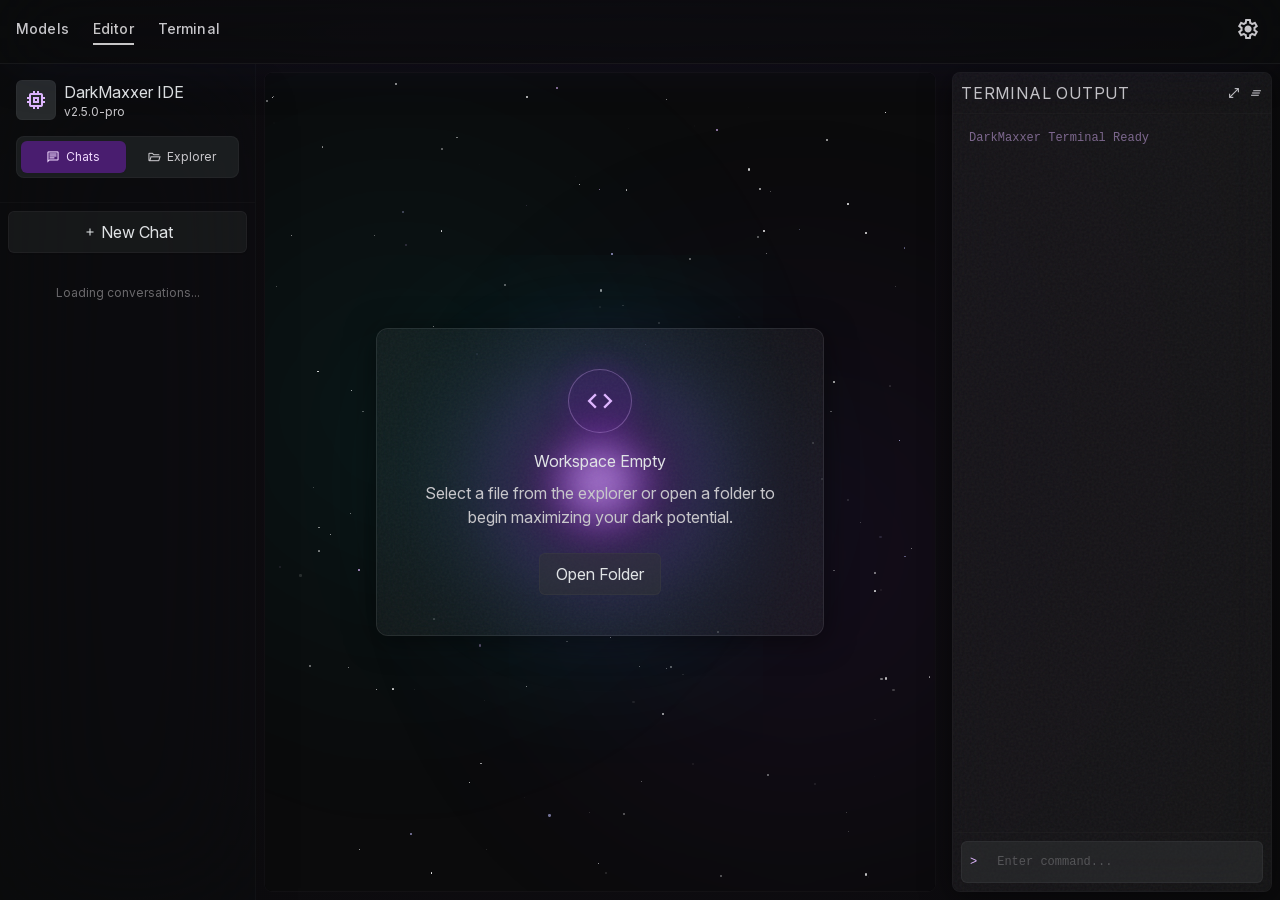
<file: gui/index.html>
<!DOCTYPE html><html class="dark" lang="en"><head>
<meta charset="utf-8">
<meta content="width=device-width, initial-scale=1.0" name="viewport">
<title>DarkMaxxer IDE - Empty Workspace</title>
<script src="css/tailwind_full.js"></script>
<link href="css/fonts.css" rel="stylesheet">

<script id="tailwind-config">
        tailwind.config = {
            darkMode: "class",
            theme: {
                extend: {
                    "colors": {
                        "error-container": "#93000a",
                        "secondary-fixed-dim": "#dfb7ff",
                        "on-secondary-fixed-variant": "#661aa3",
                        "inverse-primary": "#5f5e5f",
                        "outline": "#919094",
                        "secondary-container": "#691ea6",
                        "secondary-fixed": "#f1dbff",
                        "on-secondary": "#4a007f",
                        "surface": "#101415",
                        "on-tertiary-container": "#7270c6",
                        "inverse-on-surface": "#2d3133",
                        "tertiary-fixed-dim": "#c3c0ff",
                        "background": "#101415",
                        "on-primary-fixed-variant": "#474647",
                        "on-tertiary-fixed": "#100563",
                        "on-surface-variant": "#c7c6ca",
                        "tertiary": "#c3c0ff",
                        "on-tertiary": "#272377",
                        "primary-container": "#0b0b0c",
                        "error": "#ffb4ab",
                        "inverse-surface": "#e0e3e5",
                        "primary-fixed": "#e5e2e3",
                        "on-secondary-fixed": "#2d0050",
                        "surface-dim": "#101415",
                        "on-background": "#e0e3e5",
                        "on-tertiary-fixed-variant": "#3e3c8f",
                        "surface-container": "#1d2022",
                        "surface-variant": "#323537",
                        "outline-variant": "#46464a",
                        "tertiary-fixed": "#e2dfff",
                        "surface-container-highest": "#323537",
                        "on-primary-fixed": "#1c1b1c",
                        "on-error": "#690005",
                        "surface-container-high": "#272a2c",
                        "primary": "#c8c6c7",
                        "on-secondary-container": "#d5a4ff",
                        "surface-container-low": "#191c1e",
                        "on-error-container": "#ffdad6",
                        "primary-fixed-dim": "#c8c6c7",
                        "on-primary": "#313031",
                        "surface-bright": "#363a3b",
                        "surface-container-lowest": "#0b0f10",
                        "surface-tint": "#c8c6c7",
                        "on-surface": "#e0e3e5",
                        "tertiary-container": "#04003a",
                        "on-primary-container": "#7b797a",
                        "secondary": "#dfb7ff"
                    },
                    "borderRadius": {
                        "DEFAULT": "0.25rem",
                        "lg": "0.5rem",
                        "xl": "0.75rem",
                        "full": "9999px"
                    },
                    "spacing": {
                        "margin-mobile": "16px",
                        "2xl": "64px",
                        "xl": "40px",
                        "margin-desktop": "48px",
                        "xs": "4px",
                        "unit": "4px",
                        "lg": "24px",
                        "gutter": "24px",
                        "sm": "8px",
                        "md": "16px"
                    },
                    "fontFamily": {
                        "headline-lg": ["Inter"],
                        "body-md": ["Inter"],
                        "label-sm": ["Inter"],
                        "label-md": ["Inter"],
                        "headline-lg-mobile": ["Inter"],
                        "body-lg": ["Inter"],
                        "headline-md": ["Inter"],
                        "display": ["Inter"]
                    },
                    "fontSize": {
                        "headline-lg": ["32px", { "lineHeight": "40px", "letterSpacing": "-0.01em", "fontWeight": "600" }],
                        "body-md": ["16px", { "lineHeight": "24px", "fontWeight": "400" }],
                        "label-sm": ["12px", { "lineHeight": "16px", "letterSpacing": "0.05em", "fontWeight": "600" }],
                        "label-md": ["14px", { "lineHeight": "20px", "letterSpacing": "0.01em", "fontWeight": "500" }],
                        "headline-lg-mobile": ["24px", { "lineHeight": "32px", "fontWeight": "600" }],
                        "body-lg": ["18px", { "lineHeight": "28px", "fontWeight": "400" }],
                        "headline-md": ["24px", { "lineHeight": "32px", "fontWeight": "600" }],
                        "display": ["48px", { "lineHeight": "56px", "letterSpacing": "-0.02em", "fontWeight": "700" }]
                    }
                }
            }
        }
    </script>
<style>
        body {
            background-color: #0B0B0C;
            background-image: radial-gradient(circle at 50% 50%, rgba(105, 30, 166, 0.05) 0%, rgba(11, 11, 12, 1) 100%);
            margin: 0;
            overflow: hidden;
            display: flex;
            flex-direction: column;
            height: 100vh;
        }

        /* Glassmorphism Utilities */
        .glass-panel {
            background: rgba(255, 255, 255, 0.03);
            backdrop-filter: blur(20px);
            -webkit-backdrop-filter: blur(20px);
            border-top: 1px solid rgba(255, 255, 255, 0.1);
            border-left: 1px solid rgba(255, 255, 255, 0.05);
            box-shadow: 0 4px 30px rgba(0, 0, 0, 0.5);
            position: relative;
        }
        
        .glass-panel::before {
            content: '';
            position: absolute;
            inset: 0;
            background-image: url("data:image/svg+xml,%3Csvg viewBox='0 0 200 200' xmlns='http://www.w3.org/2000/svg'%3E%3Cfilter id='noiseFilter'%3E%3CfeTurbulence type='fractalNoise' baseFrequency='0.65' numOctaves='3' stitchTiles='stitch'/%3E%3C/filter%3E%3Crect width='100%25' height='100%25' filter='url(%23noiseFilter)' opacity='0.05'/%3E%3C/svg%3E");
            pointer-events: none;
            z-index: -1;
            border-radius: inherit;
        }

        .ambient-glow {
            box-shadow: 0 0 60px -15px rgba(30, 27, 75, 0.4);
        }

        /* CSS Starfield Background for the Empty State */
        .starfield-container {
            position: absolute;
            inset: 0;
            overflow: hidden;
            background-color: #0B0B0C;
            z-index: 0;
        }

        .star {
            position: absolute;
            background: #fff;
            border-radius: 50%;
            animation: twinkle var(--duration, 2s) infinite ease-in-out alternate;
        }

        @keyframes twinkle {
            0% { opacity: 0.2; transform: scale(0.8); }
            100% { opacity: 1; transform: scale(1.2); }
        }

        .dying-star {
            position: absolute;
            top: 50%;
            left: 50%;
            transform: translate(-50%, -50%);
            width: 150px;
            height: 150px;
            border-radius: 50%;
            background: radial-gradient(circle, rgba(223,183,255,1) 0%, rgba(105,30,166,0.8) 40%, rgba(45,0,80,0) 70%);
            box-shadow: 0 0 100px 20px rgba(105,30,166,0.6), 0 0 200px 50px rgba(0, 255, 255, 0.2);
            animation: pulse-star 4s infinite alternate ease-in-out;
            z-index: 1;
        }

        @keyframes pulse-star {
            0% { transform: translate(-50%, -50%) scale(0.9); opacity: 0.8; box-shadow: 0 0 80px 10px rgba(105,30,166,0.5), 0 0 150px 30px rgba(0, 255, 255, 0.1); }
            100% { transform: translate(-50%, -50%) scale(1.1); opacity: 1; box-shadow: 0 0 120px 30px rgba(105,30,166,0.8), 0 0 250px 60px rgba(0, 255, 255, 0.3); }
        }

        .nebula {
            position: absolute;
            width: 800px;
            height: 800px;
            background: radial-gradient(circle, rgba(105,30,166,0.1) 0%, transparent 70%);
            filter: blur(60px);
            animation: drift 20s infinite linear alternate;
            z-index: 0;
        }

        .nebula-cyan {
            background: radial-gradient(circle, rgba(0, 255, 255, 0.05) 0%, transparent 70%);
            animation-duration: 25s;
            animation-direction: alternate-reverse;
        }

        @keyframes drift {
            0% { transform: translate(-10%, -10%) scale(1); }
            100% { transform: translate(10%, 10%) scale(1.2); }
        }

        /* Custom Scrollbar */
        ::-webkit-scrollbar {
            width: 6px;
        }
        ::-webkit-scrollbar-track {
            background: rgba(255, 255, 255, 0.02);
        }
        ::-webkit-scrollbar-thumb {
            background: rgba(255, 255, 255, 0.1);
            border-radius: 3px;
        }
        ::-webkit-scrollbar-thumb:hover {
            background: rgba(255, 255, 255, 0.2);
        }

        .rgb-flow {
            background-size: 200% auto;
            animation: gradient-flow 5s linear infinite;
        }

        @keyframes gradient-flow {
            0% { background-position: 0% center; }
            100% { background-position: 200% center; }
        }

        /* File Tree Animations */
        .tree-item {
            transition: background-color 0.15s ease, transform 0.1s ease, opacity 0.2s ease;
            border-radius: 4px;
        }
        .tree-item:hover {
            background: rgba(255,255,255,0.04);
            transform: translateX(2px);
        }
        .tree-item:active {
            transform: scale(0.98);
        }
        .tree-item .folder-chevron {
            transition: transform 0.25s cubic-bezier(0.4, 0, 0.2, 1);
            display: inline-block;
            font-size: 14px;
        }
        .tree-item .folder-chevron.open {
            transform: rotate(90deg);
        }
        .folder-children-wrap {
            overflow: hidden;
            transition: max-height 0.3s cubic-bezier(0.4, 0, 0.2, 1), opacity 0.25s ease;
            max-height: 0;
            opacity: 0;
        }
        .folder-children-wrap.expanded {
            max-height: 5000px;
            opacity: 1;
        }
        .tree-file-icon {
            transition: color 0.15s ease;
        }
        .tree-item:hover .tree-file-icon {
            color: #c3c0ff !important;
        }

        /* File Editor Modal */
        .file-editor-overlay {
            position: fixed;
            inset: 0;
            z-index: 9999;
            display: none;
            align-items: center;
            justify-content: center;
            background: rgba(0,0,0,0.9);
            animation: fadeIn 0.2s ease;
        }
        .file-editor-overlay.active {
            display: flex;
        }
        .file-editor-panel {
            width: 95%;
            max-width: 1200px;
            max-height: 90vh;
            height: 80vh;
            background: #1a1c23;
            border: 1px solid rgba(255,255,255,0.08);
            border-radius: 12px;
            box-shadow: 0 0 60px rgba(105,30,166,0.3);
            display: flex;
            flex-direction: column;
            overflow: hidden;
            animation: editorSlideIn 0.25s cubic-bezier(0.4, 0, 0.2, 1);
        }
        @keyframes editorSlideIn {
            from { transform: translateY(30px) scale(0.95); opacity: 0; }
            to { transform: translateY(0) scale(1); opacity: 1; }
        }
        @keyframes fadeIn {
            from { opacity: 0; }
            to { opacity: 1; }
        }
        .file-editor-textarea {
            flex: 1;
            background: #0d0e12;
            color: #e0e2ec;
            border: none;
            outline: none;
            resize: none;
            padding: 16px;
            font-family: 'Cascadia Code', 'Fira Code', 'Consolas', monospace;
            font-size: 13px;
            line-height: 1.6;
            tab-size: 4;
            white-space: pre;
            overflow: auto;
        }
        .file-editor-textarea:focus {
            box-shadow: inset 0 0 0 1px rgba(195,192,255,0.2);
        }
        .editor-save-btn {
            transition: all 0.2s ease;
        }
        .editor-save-btn:hover {
            box-shadow: 0 0 15px rgba(105,30,166,0.4);
            transform: translateY(-1px);
        }
        .editor-save-btn.saved {
            background: #1b5e20 !important;
            border-color: #4caf50 !important;
        }
    </style>
</head>
<body class="text-on-surface font-body-md antialiased selection:bg-secondary-container selection:text-secondary-fixed">
<!-- TopNavBar -->
<header class="bg-surface/10 dark:bg-surface/10 backdrop-blur-2xl docked full-width top-0 border-b border-outline-variant/20 shadow-[0_0_60px_-15px_rgba(30,27,75,0.4)] flex justify-between items-center w-full px-md h-16 z-50 shrink-0">
<div class="flex items-center gap-sm">

<nav class="hidden md:flex gap-lg">
<a class="text-on-surface-variant font-label-md text-label-md hover:text-primary transition-colors duration-300 cursor-pointer active:scale-95 transition-transform" onclick="openSpaOverlay('models.html')">Models</a>
<a class="text-primary border-b-2 border-primary pb-1 font-label-md text-label-md hover:text-primary transition-colors duration-300 cursor-pointer active:scale-95 transition-transform" href="#" onclick="return false;">Editor</a>
<a class="text-on-surface-variant font-label-md text-label-md hover:text-primary transition-colors duration-300 cursor-pointer active:scale-95 transition-transform" onclick="toggleTerminalPopout(); return false;" href="#">Terminal</a>

</nav>
</div>


<div class="flex items-center gap-md">


<div class="flex gap-xs">
<button onclick="openSpaOverlay('settings.html')" class="p-xs text-on-surface-variant hover:text-primary transition-colors"><span class="material-symbols-outlined">settings</span></button>
</div>

</div>
</header>
<div class="flex flex-1 overflow-hidden relative z-10">
<!-- SideNavBar -->
<nav class="bg-surface-container-lowest/20 dark:bg-surface-container-lowest/20 backdrop-blur-3xl docked full-height left-0 w-64 border-r border-outline-variant/10 shadow-2xl flex flex-col h-full shrink-0 z-20">
<div class="p-md border-b border-outline-variant/10">
<div class="flex items-center gap-sm mb-md">
<div class="w-10 h-10 rounded-md bg-surface-container-high flex items-center justify-center border border-outline-variant/20">
<span class="material-symbols-outlined text-secondary">memory</span>
</div>
<div>
<div id="workspace-name-display" class="font-label-md text-on-surface">DarkMaxxer IDE</div>
<div class="text-xs text-on-surface-variant">v2.5.0-pro</div>
</div>
</div>
<!-- Tab Selector: Chats vs Explorer -->
<div class="flex gap-xs bg-surface-container-high/60 p-1 rounded-lg border border-outline-variant/20 mb-sm">
<button onclick="switchSidebarTab('chats')" id="tab-btn-chats" class="flex-1 py-1.5 px-2 rounded-md font-label-md text-xs flex items-center justify-center gap-1.5 bg-secondary-container/60 text-secondary-fixed shadow-sm transition-all"><span class="material-symbols-outlined text-sm">chat</span> Chats</button>
<button onclick="switchSidebarTab('explorer')" id="tab-btn-explorer" class="flex-1 py-1.5 px-2 rounded-md font-label-md text-xs flex items-center justify-center gap-1.5 text-on-surface-variant hover:text-on-surface transition-all"><span class="material-symbols-outlined text-sm">folder_open</span> Explorer</button>
</div>
</div>

<!-- Chats Panel -->
<div id="sidebar-panel-chats" class="flex-1 flex flex-col overflow-hidden">
<div class="p-sm pb-0">
<button onclick="document.getElementById('new-conv-modal').classList.remove('hidden')" class="w-full bg-surface-variant/30 hover:bg-surface-variant/50 border border-outline-variant/20 text-on-surface font-label-sm py-sm rounded-md flex items-center justify-center gap-xs transition-colors shadow-sm">
<span class="material-symbols-outlined text-sm">add</span> New Chat
</button>
</div>
<div class="flex-1 overflow-y-auto p-sm space-y-1" id="conversation-list">
<div class="text-on-surface-variant/50 text-center py-lg font-body-md text-xs">Loading conversations...</div>
</div>
</div>

<!-- Explorer Panel -->
<div id="sidebar-panel-explorer" class="hidden flex-1 flex flex-col overflow-hidden">
<div class="p-sm pb-0 flex gap-xs">
<button onclick="openExternalFolder()" class="flex-1 bg-surface-variant/30 hover:bg-surface-variant/50 border border-outline-variant/20 text-on-surface font-label-sm py-sm rounded-md flex items-center justify-center gap-xs transition-colors shadow-sm">
<span class="material-symbols-outlined text-sm">folder_open</span> Open Folder
</button>
<button onclick="activateGlobalWorkspace()" class="flex-1 bg-error-container/20 hover:bg-error-container/40 border border-error/20 text-error font-label-sm py-sm rounded-md flex items-center justify-center gap-xs transition-colors shadow-sm">
<span>🌐</span> Global
</button>
</div>
<div class="flex-1 overflow-y-auto p-sm font-mono text-xs text-on-surface space-y-1" id="file-tree">
<div class="text-on-surface-variant/50 text-center py-lg font-body-md text-xs">No workspace folder opened yet</div>
</div>
</div>
</nav>
<!-- Main Workspace Area -->
<main class="flex-1 relative overflow-hidden flex">
<!-- Central Empty State / Starfield -->
<div class="flex-1 relative m-sm rounded-lg overflow-hidden border border-outline-variant/10 shadow-[inset_0_0_100px_rgba(0,0,0,0.8)] flex items-center justify-center">
<!-- Starfield Background -->
<div id="chat-history" class="absolute inset-0 z-10 overflow-y-auto p-md pb-24 space-y-2 flex flex-col hidden"></div>
<div class="starfield-container" id="starfield">
<div class="nebula" style="top: 10%; left: 20%;"></div>
<div class="nebula nebula-cyan" style="bottom: 10%; right: 20%;"></div>
<div class="dying-star"></div>
<!-- Stars will be injected via JS -->
</div>
<!-- Empty State Message -->
<div id="workspace-empty-panel" class="relative z-10 glass-panel p-xl rounded-xl text-center max-w-md border border-white/10 flex flex-col items-center">
<div class="w-16 h-16 rounded-full bg-secondary-container/20 flex items-center justify-center mb-md border border-secondary/30 shadow-[0_0_30px_rgba(105,30,166,0.3)]">
<span class="material-symbols-outlined text-3xl text-secondary">code</span>
</div>
<h2 class="font-headline-md text-on-surface mb-sm">Workspace Empty</h2>
<p class="font-body-md text-on-surface-variant mb-lg">Select a file from the explorer or open a folder to begin maximizing your dark potential.</p>
<div class="flex gap-md">
<button onclick="openExternalFolder()" class="bg-surface-variant/50 hover:bg-surface-variant/80 text-on-surface border border-outline-variant/30 font-label-md px-md py-sm rounded-md transition-colors">
                            Open Folder
                        </button>
</div>
</div>
</div>
<!-- Chat History Sidebar (Glassmorphic) -->
<div id="small-terminal-container" class="hidden xl:flex w-80 glass-panel flex-col z-10 m-sm rounded-lg border border-outline-variant/20">
<div class="p-sm border-b border-outline-variant/10 flex justify-between items-center">
<span class="font-label-sm text-on-surface-variant uppercase tracking-wider">Terminal Output</span>
<div class="flex gap-2"><span class="material-symbols-outlined text-sm text-on-surface-variant cursor-pointer hover:text-primary" onclick="toggleTerminalPopout()" title="Pop out">open_in_full</span><span class="material-symbols-outlined text-sm text-on-surface-variant cursor-pointer hover:text-primary" onclick="clearTerminal()" title="Clear">clear_all</span></div>
</div>
<div id="terminal-output" class="p-md flex-1 overflow-y-auto font-mono text-xs text-on-surface-variant/80 space-y-2">
<div class="text-secondary opacity-50">DarkMaxxer Terminal Ready</div>
</div>
<div class="p-sm border-t border-outline-variant/10">
<div class="flex items-center bg-surface-container-highest/50 rounded-md px-sm py-xs border border-outline-variant/30 focus-within:border-secondary transition-colors">
<span class="text-secondary font-mono text-xs mr-2">&gt;</span>
<input id="terminal-input" onkeypress="if(event.key === 'Enter') { const cmd = this.value.trim(); this.value=''; if(cmd && window.pywebview && window.pywebview.api) { appendTerminal('$ ' + cmd); pywebview.api.run_command(cmd).then(res => { if(res && res.output) appendTerminal(res.output); else if(res && !res.success) appendTerminal('[ERROR] Command failed'); }).catch(err => appendTerminal('Error: ' + err)); } }" class="bg-transparent border-none text-xs font-mono text-on-surface focus:ring-0 w-full placeholder:text-on-surface-variant/30" placeholder="Enter command..." type="text">
</div>
</div>
</div>
</main>
</div>
<!-- Footer -->

<script>
        // Generate Starfield
        const starfield = document.getElementById('starfield');
        const numStars = 150;

        for (let i = 0; i < numStars; i++) {
            const star = document.createElement('div');
            star.classList.add('star');
            
            // Random position
            star.style.left = `${Math.random() * 100}%`;
            star.style.top = `${Math.random() * 100}%`;
            
            // Random size (tiny to small)
            const size = Math.random() * 2 + 0.5;
            star.style.width = `${size}px`;
            star.style.height = `${size}px`;
            
            // Random opacity and animation duration
            star.style.opacity = Math.random();
            star.style.setProperty('--duration', `${Math.random() * 3 + 1}s`);
            
            // Some stars have slight colors
            if (Math.random() > 0.8) {
                star.style.backgroundColor = Math.random() > 0.5 ? '#dfb7ff' : '#c3c0ff';
            }

            starfield.appendChild(star);
        }
    </script>



<!-- Big Terminal Modal Overlay -->
<div id="big-terminal-modal" class="fixed inset-0 z-[150] hidden bg-surface-container/95 backdrop-blur-xl flex flex-col transition-all duration-300">
    <div class="flex items-center justify-between px-md py-sm bg-surface-container-high border-b border-outline-variant/20">
        <span class="font-label-md text-secondary flex items-center"><span class="material-symbols-outlined mr-xs">terminal</span> DarkMaxxer Execution Logs</span>
        <div class="flex gap-4">
            <button onclick="clearTerminal()" class="p-xs bg-surface-variant/30 hover:bg-surface-variant/50 border border-outline-variant/20 rounded-md text-on-surface transition-colors flex items-center justify-center" title="Clear">
                <span class="material-symbols-outlined text-sm">clear_all</span>
            </button>
            <button onclick="toggleTerminalPopout()" class="p-xs bg-surface-variant/30 hover:bg-surface-variant/50 border border-outline-variant/20 rounded-md text-on-surface transition-colors flex items-center justify-center" title="Close fullscreen">
                <span class="material-symbols-outlined text-sm">close_fullscreen</span>
            </button>
        </div>
    </div>
    <div id="big-terminal-content" class="flex-1 p-md overflow-y-auto font-mono text-sm text-on-surface-variant bg-surface-container-lowest/90 shadow-inner space-y-2">
    </div>
</div>

<!-- Subagents Status Bar (slides from top) -->
<div id="subagents-tray" class="fixed top-0 left-0 right-0 z-[100] transform -translate-y-full transition-all duration-500 ease-out opacity-0" style="pointer-events:none;">
    <div class="mx-4 mt-2 p-sm bg-[#1a1028]/95 border border-purple-500/40 rounded-xl shadow-[0_4px_30px_rgba(168,85,247,0.35)] backdrop-blur-xl" style="pointer-events:auto;">
        <div class="flex items-center gap-sm flex-wrap">
            <div id="subagents-label-container" class="flex items-center gap-xs px-sm py-xs bg-purple-600/25 border border-purple-500/50 rounded-lg text-purple-200 font-label-sm text-xs shrink-0">
                <span class="material-symbols-outlined text-sm animate-spin text-purple-400">device_hub</span>
                <span class="font-bold">Subagents</span>
                <span id="subagents-count" class="bg-purple-500/40 text-purple-100 px-1.5 py-0.5 rounded-md text-[10px] font-bold min-w-[18px] text-center">0</span>
            </div>
            <div id="subagents-list" class="flex flex-wrap items-center gap-xs flex-1"></div>
            <div id="tool-activity" class="hidden flex items-center gap-xs px-sm py-xs bg-emerald-600/20 border border-emerald-500/40 rounded-lg text-emerald-300 font-label-sm text-[10px] shrink-0">
                <span class="material-symbols-outlined text-sm animate-pulse">construction</span>
                <span id="tool-activity-text">Working...</span>
            </div>
        </div>
    </div>
</div>

<!-- Chat Input Bar -->
<div id="chat-input-bar" class="hidden absolute bottom-0 left-0 right-0 z-20 p-sm" style="background: linear-gradient(to top, rgba(16,20,21,0.95), rgba(16,20,21,0.7), transparent);">
    <div class="flex items-center gap-sm bg-surface-container border border-outline-variant/30 rounded-xl px-md py-sm shadow-[0_0_20px_rgba(0,0,0,0.5)] focus-within:border-secondary transition-colors">
        <span class="material-symbols-outlined text-on-surface-variant">chat</span>
        <input id="chat-input" type="text" class="flex-1 bg-transparent border-none text-on-surface font-body-md outline-none placeholder:text-on-surface-variant/40" placeholder="Ask AI anything...">
        <button id="send-btn" onclick="sendPrompt()" class="px-md py-xs bg-secondary-container/50 hover:bg-secondary-container text-on-secondary-container rounded-lg font-label-md transition-colors border border-secondary/30">▶</button>
        <button id="pause-btn" onclick="pauseGeneration()" class="hidden px-md py-xs bg-error-container/50 hover:bg-error-container text-on-error-container rounded-lg font-label-md transition-colors border border-error/30 animate-pulse">⏸ Pause</button>
    </div>
</div>

<!-- Skill Selector Modal -->
<div id="skill-selector-modal" class="fixed inset-0 hidden z-50 flex items-center justify-center bg-background/60 backdrop-blur-md p-margin-mobile md:p-margin-desktop">
    <div class="glass-panel ambient-shadow rounded-xl w-full max-w-lg p-xl flex flex-col relative overflow-hidden transform transition-all scale-100 opacity-100 border border-error/20">
        <div class="mb-lg">
            <h2 class="font-headline-lg text-headline-lg text-error mb-xs">Select Skills</h2>
            <p class="font-body-md text-body-md text-on-surface-variant">Choose up to 5 SKILL.md files to load</p>
        </div>
        <div class="mb-xl relative z-10 max-h-64 overflow-y-auto pr-2 custom-scrollbar" id="skill-list-container">
            <!-- Checkboxes injected here -->
        </div>
        <div class="flex justify-end space-x-md relative z-10">
            <button id="skill-cancel-btn" class="px-md py-sm rounded-lg font-label-md text-label-md text-on-surface-variant hover:text-on-surface hover:bg-surface-variant/30 transition-colors duration-200" type="button">Cancel</button>
            <button id="skill-apply-btn" class="px-md py-sm rounded-lg font-label-md text-label-md text-surface-container-lowest bg-error/80 hover:bg-error transition-all duration-300 shadow-[0_0_15px_rgba(255,180,171,0.3)] hover:shadow-[0_0_25px_rgba(255,180,171,0.6)] group" type="button">Apply</button>
        </div>
    </div>
</div>

<!-- Modal Overlay Container -->
<div id="new-conv-modal" class="fixed inset-0 hidden z-50 flex items-center justify-center bg-background/60 backdrop-blur-md p-margin-mobile md:p-margin-desktop">
<!-- The Modal -->
<div class="glass-panel ambient-shadow rounded-xl w-full max-w-md p-xl flex flex-col relative overflow-hidden transform transition-all scale-100 opacity-100">
<!-- Modal Header -->
<div class="mb-lg">
<h2 class="font-headline-lg text-headline-lg text-on-surface mb-xs">Name your project</h2>
<p class="font-body-md text-body-md text-on-surface-variant">Initialize a new secure mind space.</p>
</div>
<!-- Input Area -->
<div class="mb-xl relative z-10">
<label class="sr-only" for="projectName">Project Name</label>
<input autocomplete="off" autofocus="" class="w-full bg-surface-container/30 border border-outline-variant/30 text-on-surface font-body-md text-body-md rounded-lg px-md py-sm focus:outline-none input-glow transition-all duration-300 placeholder:text-on-surface-variant/50 backdrop-blur-sm" id="projectName" placeholder="e.g. Nexus-Core-V2" type="text">
</div>
<!-- Actions -->
<div class="flex justify-end space-x-md relative z-10">
<button onclick="document.getElementById('new-conv-modal').classList.add('hidden')" class="px-md py-sm rounded-lg font-label-md text-label-md text-on-surface-variant hover:text-on-surface hover:bg-surface-variant/30 transition-colors duration-200" type="button">
                    Cancel
                </button>
<button onclick="newConversationUI()" class="flex items-center space-x-sm px-md py-sm rounded-lg font-label-md text-label-md text-surface-container-lowest bg-gradient-to-r from-secondary-container to-on-secondary-fixed border-t border-white/20 hover:from-secondary hover:to-secondary-fixed-dim hover:text-surface-container-lowest transition-all duration-300 shadow-[0_0_15px_rgba(0,255,255,0.3)] hover:shadow-[0_0_25px_rgba(0,255,255,0.6)] group" type="button">
<span>Create Conversation</span>
<span class="material-symbols-outlined text-[18px] text-[#00FFFF] group-hover:text-white transition-colors duration-200" style="font-variation-settings: 'FILL' 1;">add_circle</span>
</button>
</div>
</div>
</div>

<!-- First-Run Model Selection Modal -->
<div id="first-run-modal" class="fixed inset-0 z-[100] hidden flex items-center justify-center" style="background: rgba(0,0,0,0.85); backdrop-filter: blur(8px);">
    <div class="bg-surface-container rounded-xl border border-outline-variant/30 p-xl max-w-lg w-full mx-md shadow-[0_0_60px_rgba(105,30,166,0.3)]">
        <div class="flex items-center gap-md mb-lg">
            <div class="w-12 h-12 rounded-full bg-secondary-container/30 flex items-center justify-center border border-secondary/30">
                <span class="material-symbols-outlined text-2xl text-secondary">model_training</span>
            </div>
            <div>
                <h2 class="font-headline-md text-on-surface">Welcome to DarkMaxxer</h2>
                <p class="font-body-md text-on-surface-variant">Select a local AI model to get started</p>
            </div>
        </div>
        <div class="space-y-md">
            <label class="font-label-md text-on-surface-variant flex items-center gap-xs">
                <span class="material-symbols-outlined text-sm">folder_open</span>
                Select Local Model Folder or Weight File (.gguf, .safetensors, .bin, .pth)
            </label>
            <div class="flex items-center gap-sm">
                <input type="text" id="model-folder-path" class="flex-1 bg-surface-container-lowest/40 border border-outline-variant/30 text-on-surface rounded-lg py-sm px-md outline-none font-body-sm focus:border-secondary transition-colors" placeholder="Browse local model folder or weight file path...">
                <button onclick="browseModelFolder()" class="px-md py-sm bg-surface-variant/30 hover:bg-surface-variant/50 border border-outline-variant/20 rounded-lg text-on-surface transition-colors font-label-md whitespace-nowrap flex items-center gap-xs" title="Select a Model Folder">
                    <span class="material-symbols-outlined text-sm">folder</span> Folder
                </button>
                <button onclick="browseModelFile()" class="px-md py-sm bg-secondary/20 hover:bg-secondary/40 border border-secondary/40 rounded-lg text-secondary-fixed transition-colors font-label-md font-bold whitespace-nowrap flex items-center gap-xs shadow-[0_0_12px_rgba(189,140,255,0.15)]" title="Select a single Model File (.file, .pkl, .bin, .safetensors, .pth, .gguf)">
                    <span class="material-symbols-outlined text-sm">draft</span> File
                </button>
            </div>
            <div class="text-xs text-on-surface-variant/60 font-body-md">
                <span id="gpu-status-text">Select an offline model directory or weight file on disk to begin local inference</span>
            </div>
            <div class="flex gap-sm">
                <button onclick="const m = document.getElementById('first-run-modal'); m.classList.add('hidden'); m.style.display=''; try{sessionStorage.setItem('welcome_seen','true');localStorage.setItem('welcome_seen','true');}catch(e){}; if(typeof activateWorkspace === 'function') activateWorkspace();" class="w-1/3 py-sm px-md border border-outline-variant/30 rounded-lg text-on-surface-variant hover:text-on-surface hover:bg-surface-variant/30 transition-colors font-label-md">
                    Later
                </button>
                <button onclick="loadModelDirectly()" class="w-2/3 py-sm px-md rounded-lg font-label-md bg-gradient-to-r from-secondary-container to-tertiary-container hover:from-secondary hover:to-tertiary text-on-secondary-fixed border-t border-white/20 transition-all shadow-[0_0_15px_rgba(105,30,166,0.3)] hover:shadow-[0_0_25px_rgba(105,30,166,0.6)]">
                    <span class="flex items-center justify-center gap-sm">
                        <span class="material-symbols-outlined">speed</span>
                        Load Model
                    </span>
                </button>
            </div>
            <div class="flex items-center justify-between mt-sm pt-sm border-t border-outline-variant/10">
                <a onclick="openSpaOverlay('models.html')" class="cursor-pointer text-on-surface-variant hover:text-primary font-label-sm transition-colors">Advanced model options →</a>
            </div>
        </div>
    </div>
</div>

<!-- File Editor Modal -->
<div id="file-editor-overlay" class="file-editor-overlay" onclick="if(event.target===this)closeFileEditor()">
    <div class="file-editor-panel">
        <div class="flex items-center justify-between px-md py-sm border-b border-outline-variant/20">
            <div class="flex items-center gap-sm overflow-hidden">
                <span class="material-symbols-outlined text-tertiary">edit_document</span>
                <span id="editor-file-name" class="font-label-md text-on-surface truncate text-sm"></span>
            </div>
            <div class="flex items-center gap-xs shrink-0">
                <span id="editor-status" class="text-xs text-on-surface-variant/60 font-body-sm mr-sm"></span>
                <button onclick="saveFileEditor()" id="editor-save-btn" class="editor-save-btn px-md py-1.5 bg-secondary-container/60 hover:bg-secondary-container text-on-secondary-container rounded-lg font-label-sm text-xs border border-secondary/30 flex items-center gap-xs">
                    <span class="material-symbols-outlined text-sm">save</span> Save
                </button>
                <button onclick="closeFileEditor()" class="p-1.5 text-on-surface-variant hover:text-error transition-colors rounded-lg hover:bg-surface-variant/30">
                    <span class="material-symbols-outlined text-sm">close</span>
                </button>
            </div>
        </div>
        <textarea id="editor-textarea" class="file-editor-textarea" spellcheck="false"></textarea>
        <div class="flex items-center justify-between px-md py-xs border-t border-outline-variant/10 text-xs text-on-surface-variant/50">
            <span id="editor-line-info">Lines: 0 | Size: 0B</span>
            <span>Ctrl+S to save | Esc to close</span>
        </div>
    </div>
</div>


<!-- SPA IFrame Overlay -->
<div id="spa-iframe-container" class="fixed inset-0 z-[150] hidden bg-surface">
    <iframe id="spa-iframe" class="w-full h-full border-none" src=""></iframe>
</div>

<!-- Fullscreen Model Loading Modal with Background Blur -->
<div id="loading-modal" class="fixed inset-0 z-[200] hidden flex-col items-center justify-center transition-all duration-300" style="background: rgba(4, 4, 12, 0.94); backdrop-filter: blur(24px); -webkit-backdrop-filter: blur(24px);">
    <div class="glass-panel ambient-shadow rounded-2xl p-xl flex flex-col items-center justify-center space-y-lg max-w-2xl w-full mx-md border border-secondary/50 shadow-[0_0_100px_rgba(189,140,255,0.4)] relative overflow-hidden bg-surface-container/90">
        <div class="w-16 h-16 rounded-full bg-secondary-container/40 border border-secondary/60 flex items-center justify-center relative animate-pulse shadow-[0_0_30px_rgba(189,140,255,0.3)] mx-auto">
            <span class="material-symbols-outlined text-3xl text-secondary animate-spin">sync</span>
        </div>
        <div class="text-center">
            <h3 class="font-headline-md text-on-surface mb-xs font-bold text-xl">Loading AI Model</h3>
            <p id="loading-modal-status" class="font-body-md text-sm text-secondary font-mono">Initializing model weights into memory...</p>
        </div>
        
        <!-- Live Terminal Log for Loading -->
        <div id="loading-logs" class="w-full h-48 bg-black/60 border border-white/10 rounded-lg p-sm overflow-y-auto text-xs font-mono text-secondary-fixed text-left whitespace-pre-wrap shadow-inner shadow-black/50" style="scrollbar-width: thin; scrollbar-color: rgba(255,255,255,0.2) transparent;"></div>
        
        <div class="w-full bg-surface-container-highest/80 rounded-full h-2.5 overflow-hidden border border-outline-variant/30">
            <div id="loading-modal-bar" class="bg-gradient-to-r from-secondary via-tertiary to-secondary h-full w-1/3 animate-pulse rounded-full transition-all duration-300 shadow-[0_0_12px_rgba(189,140,255,0.8)]"></div>
        </div>
        <button id="loading-modal-cancel-btn" onclick="window.cancelModelLoad()" class="mt-xs py-2 px-6 rounded-lg font-label-md bg-surface-container hover:bg-surface-variant text-on-surface-variant hover:text-error transition-colors border border-outline-variant/30 cursor-pointer z-[210] relative">
            Cancel / Go Back
        </button>

    </div>
</div>


<script>
    // --- Proxy Fix for PyWebView Navigation Crashes ---
    window.addEventListener('pywebviewready', function() {
        if (window.pywebview && window.pywebview._returnValuesCallbacks) {
            const handler = {
                get: function(target, prop) {
                    if (!(prop in target)) {
                        target[prop] = new Proxy({}, {
                            get: function(t, p) {
                                if (!(p in t)) return function() {};
                                return t[p];
                            }
                        });
                    } else if (typeof target[prop] === 'object' && target[prop] !== null && !target[prop]._proxied) {
                        target[prop] = new Proxy(target[prop], {
                            get: function(t, p) {
                                if (!(p in t)) return function() {};
                                return t[p];
                            }
                        });
                        target[prop]._proxied = true;
                    }
                    return target[prop];
                }
            };
            window.pywebview._returnValuesCallbacks = new Proxy(window.pywebview._returnValuesCallbacks, handler);
        }
    });

    // --- Global Terminal & Status APIs ---
    window.appendTerminal = function(msg) {
        const t = document.getElementById('terminal-output');
        if(!t) return;
        const div = document.createElement('div');
        div.className = "text-on-surface-variant/90";
        const time = new Date().toLocaleTimeString([], {hour: '2-digit', minute:'2-digit', second:'2-digit'});
        div.innerHTML = `<span class="text-secondary font-mono">[${time}]</span> ${msg}`;
        t.appendChild(div);
        t.scrollTop = t.scrollHeight;
    };

    window.cancelModelLoad = function() {
        window.isModelLoading = false;
        window._autoLoadAttempted = true;
        const loadModal = document.getElementById('loading-modal');
        if (loadModal) {
            loadModal.classList.add('hidden');
            loadModal.style.display = 'none';
        }
        const cancelBtn = document.getElementById('loading-modal-cancel-btn');
        if (cancelBtn) {
            cancelBtn.innerText = "Cancel / Go Back";
            cancelBtn.classList.remove('bg-error/30', 'text-error', 'border-error/50');
        }
        const loadModalStatus = document.getElementById('loading-modal-status');
        if (loadModalStatus) {
            loadModalStatus.classList.remove('text-error');
            loadModalStatus.classList.add('text-secondary');
            loadModalStatus.innerText = "Operation cancelled.";
        }
        if (window.pywebview && window.pywebview.api && window.pywebview.api.cancel_generation) {
            window.pywebview.api.cancel_generation();
        }
    };

    window.onModelLoadedSuccess = function() {
        window.isModelLoading = false;
        window._autoLoadAttempted = true;

        const notice = document.getElementById('pending-load-notice');
        if (notice) notice.remove();

        const loadModal = document.getElementById('loading-modal');
        const loadModalStatus = document.getElementById('loading-modal-status');
        if (loadModalStatus) {
            loadModalStatus.classList.remove('text-error');
            loadModalStatus.classList.add('text-secondary');
            loadModalStatus.innerText = "Model loaded successfully!";
        }

        // Forward success event to active iframe if models.html is open
        const iframe = document.getElementById('spa-iframe');
        if (iframe && iframe.contentWindow && typeof iframe.contentWindow.onModelLoadedSuccess === 'function') {
            try { iframe.contentWindow.onModelLoadedSuccess(); } catch(e) {}
        }

        setTimeout(() => {
            if (loadModal) {
                loadModal.classList.add('hidden');
                loadModal.style.display = 'none';
            }
            if (typeof activateWorkspace === 'function') activateWorkspace();
            if (typeof closeSpaOverlay === 'function') closeSpaOverlay();

            // If a prompt was queued while the model was loading, automatically execute it now!
            if (window._pendingPrompt) {
                const pending = window._pendingPrompt;
                window._pendingPrompt = null;
                const input = document.getElementById('chat-input');
                if (input) input.value = pending;
                if (typeof sendPrompt === 'function') sendPrompt();
            }
        }, 1200);
    };

    window.onModelLoadedError = function(errMsg) {
        window.isModelLoading = false;
        window._autoLoadAttempted = true;

        const notice = document.getElementById('pending-load-notice');
        if (notice) notice.remove();

        if (window._pendingPrompt) {
            window._pendingPrompt = null;
            if (typeof appendTerminal === 'function') {
                appendTerminal("Queued prompt cancelled: model load failed.");
            }
        }

        const loadModal = document.getElementById('loading-modal');
        if (loadModal) {
            loadModal.classList.remove('hidden');
            loadModal.style.display = 'flex';
        }

        const loadModalStatus = document.getElementById('loading-modal-status');
        if (loadModalStatus) {
            loadModalStatus.innerText = errMsg;
            loadModalStatus.classList.remove('text-secondary');
            loadModalStatus.classList.add('text-error');
        }
        const logsEl = document.getElementById('loading-logs');
        if (logsEl) {
            const time = new Date().toLocaleTimeString([], { hour12: false, hour: '2-digit', minute: '2-digit', second: '2-digit' });
            logsEl.innerHTML += `<div class="mb-[2px] text-error font-bold"><span class="text-white/40 mr-1">[${time}]</span> [FAILURE] ${errMsg}</div>`;
            logsEl.scrollTop = logsEl.scrollHeight;
        }
        const cancelBtn = document.getElementById('loading-modal-cancel-btn');
        if (cancelBtn) {
            cancelBtn.innerText = "✕ Close & Select Another Model";
            cancelBtn.classList.add('bg-error/30', 'text-error', 'border-error/50');
        }
        const statusEl = document.getElementById('gpu-status-text');
        if (statusEl) {
            statusEl.innerText = "Model Load Failed: " + (errMsg.length > 50 ? errMsg.substring(0, 50) + "..." : errMsg);
            statusEl.classList.add('text-error');
        }
        if (typeof window.appendTerminal === 'function') {
            window.appendTerminal("[ERROR] Model Load Failed: " + errMsg);
        }

        // Forward error event to active iframe
        const iframe = document.getElementById('spa-iframe');
        if (iframe && iframe.contentWindow && typeof iframe.contentWindow.onModelLoadedError === 'function') {
            try { iframe.contentWindow.onModelLoadedError(errMsg); } catch(e) {}
        }
    };

    window.updateLoadStatus = function(msg, pct) {
        if (window.isModelLoading === false) return; // Prevent race conditions
        let text = msg;
        if (pct !== undefined && pct !== null) text += ` (${pct}%)`;
        const statusEl = document.getElementById('gpu-status-text');
        if (statusEl) statusEl.innerText = text;
        const loadModalStatus = document.getElementById('loading-modal-status');
        if (loadModalStatus) loadModalStatus.innerText = text;
        
        // Append to logs (capped to prevent DOM explosion)
        const logsEl = document.getElementById('loading-logs');
        if (logsEl) {
            const time = new Date().toLocaleTimeString([], { hour12: false, hour: '2-digit', minute: '2-digit', second: '2-digit' });
            logsEl.innerHTML += `<div class="mb-[2px] opacity-90"><span class="text-white/40 mr-1">[${time}]</span> ${text}</div>`;
            if (logsEl.children.length > 200) {
                logsEl.removeChild(logsEl.children[0]);
            }
            logsEl.scrollTop = logsEl.scrollHeight;
        }

        const loadModal = document.getElementById('loading-modal');
        if (loadModal && loadModal.classList.contains('hidden') && window.isModelLoading) {
            loadModal.classList.remove('hidden');
            loadModal.style.display = 'flex';
        }
        if (typeof window.appendTerminal === 'function') {
            window.appendTerminal("AI Status: " + text);
        }

        // Forward status updates to active iframe
        const iframe = document.getElementById('spa-iframe');
        if (iframe && iframe.contentWindow && typeof iframe.contentWindow.updateLoadStatus === 'function') {
            try { iframe.contentWindow.updateLoadStatus(msg, pct); } catch(e) {}
        }
    };


    window.renderStreamedToken = function(token) {
        const chatBox = document.getElementById('chat-history');
        if (!chatBox) return;
        
        let streamingBubble = document.getElementById('streaming-ai-bubble');
        if (!streamingBubble) {
            const loadingEls = chatBox.querySelectorAll('.loading-dots');
            loadingEls.forEach(el => {
                const parent = el.closest('.p-md');
                if (parent) parent.remove();
            });

            const el = document.createElement('div');
            el.className = "p-md rounded-lg mb-sm bg-surface-variant/30 border border-secondary/20 mr-12";
            el.innerHTML = `<div class="font-label-sm mb-xs text-secondary">${window._aiName || "UserAI"}</div><div id="streaming-ai-bubble" class="whitespace-pre-wrap font-body-md text-on-surface leading-normal"></div>`;
            chatBox.appendChild(el);
            streamingBubble = document.getElementById('streaming-ai-bubble');
        }
        
        if (streamingBubble) {
            streamingBubble.innerText += token;
            chatBox.scrollTop = chatBox.scrollHeight;
        }
    };

    window.onGenerationComplete = function(fullText) {
        window._isGenerating = false;
        const input = document.getElementById('chat-input');
        const sendBtn = document.getElementById('send-btn');
        const pauseBtn = document.getElementById('pause-btn');
        if (input) { input.disabled = false; input.focus(); }
        if (sendBtn) { sendBtn.disabled = false; sendBtn.classList.remove('hidden'); sendBtn.innerText = '▶'; }
        if (pauseBtn) { pauseBtn.classList.add('hidden'); }

        const streamingBubble = document.getElementById('streaming-ai-bubble');
        if (streamingBubble) {
            streamingBubble.removeAttribute('id');
            if (fullText) streamingBubble.innerText = fullText;
        }

        if (typeof window.restoreState === 'function') {
            window.restoreState();
        }
    };

    window.switchSidebarTab = function(tab, save = true) {
        if (save && window.pywebview && window.pywebview.api && window.pywebview.api.save_setting) {
            window.pywebview.api.save_setting('active_sidebar_tab', tab);
        }
        const chatsPanel = document.getElementById('sidebar-panel-chats');
        const explorerPanel = document.getElementById('sidebar-panel-explorer');
        const btnChats = document.getElementById('tab-btn-chats');
        const btnExplorer = document.getElementById('tab-btn-explorer');
        if (tab === 'chats') {
            if(chatsPanel) chatsPanel.classList.remove('hidden');
            if(explorerPanel) explorerPanel.classList.add('hidden');
            if(btnChats) btnChats.className = "flex-1 py-1.5 px-2 rounded-md font-label-md text-xs flex items-center justify-center gap-1.5 bg-secondary-container/60 text-secondary-fixed shadow-sm transition-all";
            if(btnExplorer) btnExplorer.className = "flex-1 py-1.5 px-2 rounded-md font-label-md text-xs flex items-center justify-center gap-1.5 text-on-surface-variant hover:text-on-surface transition-all";
            if(typeof refreshConversations === 'function') refreshConversations();
        } else if (tab === 'explorer') {
            if(chatsPanel) chatsPanel.classList.add('hidden');
            if(explorerPanel) explorerPanel.classList.remove('hidden');
            if(btnChats) btnChats.className = "flex-1 py-1.5 px-2 rounded-md font-label-md text-xs flex items-center justify-center gap-1.5 text-on-surface-variant hover:text-on-surface transition-all";
            if(btnExplorer) btnExplorer.className = "flex-1 py-1.5 px-2 rounded-md font-label-md text-xs flex items-center justify-center gap-1.5 bg-secondary-container/60 text-secondary-fixed shadow-sm transition-all";
            if(typeof refreshFileTree === 'function') refreshFileTree();
        }
    };

    // --- Global State ---
    window._activeConvId = null;
    window._apiInitialized = false;
    window._lastHistoryLen = 0;
    window._isGenerating = false;

    function _initApiState() {
        if (!window.pywebview || !window.pywebview.api || !window.pywebview.api.get_active_state || !window.pywebview.api.list_conversations) return false;
        if (window._apiInitialized) return true;
        window._apiInitialized = true;

        try { if (typeof refreshConversations === 'function') refreshConversations(); } catch(e) { console.error(e); }
        try { if (typeof refreshFileTree === 'function') refreshFileTree(); } catch(e) { console.error(e); }
        try { if (typeof restoreState === 'function') restoreState(); } catch(e) { console.error(e); }
        try { if (typeof loadSettings === 'function') loadSettings(); } catch(e) { console.error(e); }

        // Start background polling loop for continuous backend response monitoring
        setInterval(() => {
            if (!window.pywebview || !window.pywebview.api || !window.pywebview.api.get_active_state) return;
            window.pywebview.api.get_active_state().then(state => {
                try {
                    window._aiName = state.ai_name || "UserAI";
                    const input = document.getElementById('chat-input');
                    const sendBtn = document.getElementById('send-btn');
                    const chatBox = document.getElementById('chat-history');
                    const pauseBtn = document.getElementById('pause-btn');

                    if (typeof renderSubagents === 'function') renderSubagents(state.subagents);

                    // --- Tool Activity Extraction ---
                    const activityDiv = document.getElementById('tool-activity');
                    const activityText = document.getElementById('tool-activity-text');
                    const tray = document.getElementById('subagents-tray');
                    
                    let isToolRunning = false;
                    if (state.terminal_logs && state.terminal_logs.length > 0) {
                        const now = new Date();
                        for (let i = state.terminal_logs.length - 1; i >= Math.max(0, state.terminal_logs.length - 10); i--) {
                            const log = state.terminal_logs[i];
                            if (log && typeof log === 'string' && (log.includes("Created file:") || 
                                log.includes("Edited file:") || 
                                log.includes("Deleted file:") || 
                                log.includes("Read file:") || 
                                log.includes("Running command:") || 
                                log.includes("Building/Executing target:") || 
                                log.includes("Created directory:") || 
                                log.includes("MCP call:"))) {
                                
                                const match = log.match(/\[(\d{2}):(\d{2}):(\d{2})\]/);
                                if (match) {
                                    const logTime = new Date();
                                    logTime.setHours(parseInt(match[1], 10));
                                    logTime.setMinutes(parseInt(match[2], 10));
                                    logTime.setSeconds(parseInt(match[3], 10));
                                    
                                    if ((now - logTime) < 10000 && (now - logTime) >= -10000) {
                                        isToolRunning = true;
                                        const cleanLog = log.replace(/<[^>]*>?/gm, '');
                                        if (activityText) activityText.innerText = (cleanLog.includes(']') ? cleanLog.split(']')[1] : cleanLog).substring(0, 40) + '...';
                                        break;
                                    }
                                }
                            }
                        }
                    }

                    if (activityDiv) {
                        if (isToolRunning || state.is_generating) {
                            activityDiv.classList.remove('hidden');
                            if (tray) tray.classList.remove('opacity-0', '-translate-y-full'); // Show tray
                        } else {
                            activityDiv.classList.add('hidden');
                            if (tray && (!state.subagents || state.subagents.filter(sa => sa.status !== 'completed' && sa.status !== 'done' && sa.status !== 'error' && sa.status !== 'killed' && sa.status !== 'failed').length === 0)) {
                                tray.classList.add('opacity-0', '-translate-y-full');
                            }
                        }
                    }
                    // --------------------------------
                    if (state.is_generating && state.generating_conv_id === state.conv_id) {
                        window._isGenerating = true;
                        if (input) {
                            input.disabled = true;
                            input.placeholder = "AI is thinking...";
                            input.classList.add('text-center', 'animate-pulse');
                        }
                        if (sendBtn) { sendBtn.disabled = true; sendBtn.classList.add('hidden'); }
                        if (pauseBtn) { pauseBtn.classList.remove('hidden'); }
                        
                        if (chatBox) {
                            const lastChild = chatBox.lastElementChild;
                            if (!lastChild || !lastChild.innerHTML.includes('loading-dots')) {
                                const loadingEl = document.createElement('div');
                                loadingEl.className = "p-md rounded-lg mb-sm bg-surface-variant/30 border border-secondary/20 mr-12";
                                loadingEl.innerHTML = `<div class="font-label-sm mb-xs text-secondary">${window._aiName}</div><div class="whitespace-pre-wrap font-body-md text-on-surface flex items-center">Generating<span class="loading-dots flex ml-xs"><span class="w-1.5 h-1.5 rounded-full bg-primary/60 mx-[1px] animate-bounce" style="animation-delay: 0s"></span><span class="w-1.5 h-1.5 rounded-full bg-primary/60 mx-[1px] animate-bounce" style="animation-delay: 0.15s"></span><span class="w-1.5 h-1.5 rounded-full bg-primary/60 mx-[1px] animate-bounce" style="animation-delay: 0.3s"></span></span></div>`;
                                chatBox.appendChild(loadingEl);
                                chatBox.scrollTop = chatBox.scrollHeight;
                            }
                        }
                    } else if (state.is_generating) {
                        // Backend is generating, but for a DIFFERENT conversation!
                        window._isGenerating = true;
                        if (input) {
                            input.disabled = true;
                            input.placeholder = "Generating in another conversation...";
                            input.classList.add('text-center');
                            input.classList.remove('animate-pulse');
                        }
                        if (sendBtn) { sendBtn.disabled = true; }
                        if (pauseBtn) { pauseBtn.classList.add('hidden'); }
                        
                        // Remove loading dots from THIS conversation if they leaked over
                        if (chatBox) {
                            const lastChild = chatBox.lastElementChild;
                            if (lastChild && lastChild.innerHTML.includes('loading-dots')) {
                                chatBox.removeChild(lastChild);
                            }
                        }
                    } else {
                        // FORCE hide pause button
                        if (pauseBtn) { pauseBtn.classList.add('hidden'); }
                        if (sendBtn) { sendBtn.classList.remove('hidden'); }
                        
                        window._isGenerating = false;
                        if (input) {
                            input.disabled = false;
                            if (input.placeholder === "AI is thinking...") {
                                input.placeholder = `Ask ${window._aiName || "UserAI"} anything...`;
                            }
                            input.classList.remove('text-center', 'animate-pulse');
                        }
                        if (sendBtn) { sendBtn.disabled = false; sendBtn.innerText = '▶'; }
                        
                        const cb = document.getElementById('chat-history');
                        const hasLoading = cb && cb.innerHTML.includes('loading-dots');
                        
                        // Always re-render if the history length doesn't match OR if we are still showing loading dots
                        if (state.history && (state.history.length !== window._lastHistoryLen || hasLoading)) {
                            window._lastHistoryLen = state.history.length;
                            if (typeof renderChat === 'function') renderChat(state.history);
                            if (typeof refreshFileTree === 'function') refreshFileTree();
                        }
                    }
                } catch (e) {
                    console.error("Polling loop error: ", e);
                }
            }).catch(e => { console.error("API error in loop: ", e); });
        }, 1500);

        return true;
    }

    document.addEventListener("DOMContentLoaded", function() {
        const input = document.getElementById('chat-input');
        if (input) {
            input.addEventListener('keypress', function (e) {
                if (e.key === 'Enter' && !e.shiftKey) {
                    e.preventDefault();
                    sendPrompt();
                }
            });
        }

        // Try immediately if pywebview already available
        if (_initApiState()) return;

        // Listen for pywebviewready event
        window.addEventListener('pywebviewready', function() {
            _initApiState();
        });

        // Polling fallback up to 5 seconds
        let attempts = 0;
        const interval = setInterval(() => {
            attempts++;
            if (_initApiState() || attempts > 50) {
                clearInterval(interval);
            }
        }, 100);
    });

    // --- Conversation Management ---
    function newConversationUI() {
        const inputEl = document.getElementById('projectName');
        if(!inputEl) { alert("Could not find project name input."); return; }
        const title = inputEl.value;
        if(title.trim() === '') { alert("Please enter a conversation name."); return; }

        pywebview.api.new_conversation(title).then(res => {
            if(res.success) {
                document.getElementById('new-conv-modal').classList.add('hidden');
                inputEl.value = "";
                refreshConversations();
                openConversation(res.id);
            } else {
                alert("Error: " + res.error);
            }
        });
    }

    function refreshConversations() {
        pywebview.api.list_conversations().then(convs => {
            const list = document.getElementById('conversation-list');
            if(!list) return;
            list.innerHTML = "";
            if (!convs || convs.length === 0) {
                list.innerHTML = '<div class="text-on-surface-variant/50 text-center py-lg font-body-md">No conversations yet</div>';
                window._activeConvId = null;
                const chatBox = document.getElementById('chat-history');
                if (chatBox) chatBox.innerHTML = '<div class="text-on-surface-variant/50 text-center py-xl font-body-md">Start a conversation by typing below...</div>';
                const fileTree = document.getElementById('file-tree');
                if (fileTree) fileTree.innerHTML = '<div class="text-on-surface-variant/50 text-center py-md font-body-md text-xs">No files or folders yet</div>';
                if(typeof deactivateWorkspace === 'function') deactivateWorkspace();
                return;
            }
            convs.forEach(c => {
                const el = document.createElement('div');
                const isActive = c.id === window._activeConvId;
                el.className = "p-md hover:bg-surface-variant/20 cursor-pointer flex items-center gap-md rounded-lg transition-all " +
                    (isActive ? "bg-secondary-container/30 text-secondary-fixed border-l-2 border-secondary" : "text-on-surface-variant hover:text-on-surface");
                el.innerHTML = '<span class="material-symbols-outlined text-sm">memory</span>' +
                               '<span class="font-label-md flex-1 text-left truncate">' + (c.title || c.name || 'Unnamed') + '</span>' +
                               '<button onclick="event.stopPropagation(); deleteConversation(\'' + c.id + '\')" class="p-xs text-on-surface-variant hover:text-error transition-colors"><span class="material-symbols-outlined text-sm">delete</span></button>';
                el.onclick = () => openConversation(c.id);
                list.appendChild(el);
            });
        });
    }

    window.deleteConversation = function(id) {
        if(window._isGenerating && window._activeConvId === id) {
            alert("Please pause the current generation before deleting this conversation.");
            return;
        }
        if(window._activeConvId === id) {
            window._activeConvId = null;
            const chatBox = document.getElementById('chat-history');
            if (chatBox) chatBox.innerHTML = '<div class="text-on-surface-variant/50 text-center py-xl font-body-md">Start a conversation by typing below...</div>';
            if(typeof deactivateWorkspace === 'function') deactivateWorkspace();
        }
        pywebview.api.delete_conversation(id).then(res => {
            if(res.success) {
                if(window._activeConvId === id) {
                    window._activeConvId = null;
                    if(typeof deactivateWorkspace === 'function') deactivateWorkspace();
                }
                refreshConversations();
            } else {
                alert("Error deleting conversation: " + res.error);
            }
        }).catch(err => {
            alert("Error calling delete: " + err);
        });
    };

    function openConversation(id) {
        pywebview.api.open_conversation(id).then(res => {
            if(res.success) {
                window._activeConvId = res.conv_id || id;
                window._lastHistoryLen = (res.history && Array.isArray(res.history)) ? res.history.length : 0;
                activateWorkspace();
                if(typeof switchSidebarTab === 'function') switchSidebarTab('chats');
                renderChat(res.history || []);
                
                // Force sync generating state on open
                pywebview.api.get_active_state().then(state => {
                    window._isGenerating = state.is_generating || false;
                    if (!window._isGenerating) {
                        const pb = document.getElementById('pause-btn');
                        if(pb) pb.classList.add('hidden');
                        const sb = document.getElementById('send-btn');
                        if(sb) sb.classList.remove('hidden');
                        const inp = document.getElementById('chat-input');
                        if(inp) {
                            inp.disabled = false;
                            inp.classList.remove('text-center', 'animate-pulse');
                        }
                    } else {
                        // Ensure loading dots are present if generating
                        const chatBox = document.getElementById('chat-history');
                        if (chatBox) {
                            const lastChild = chatBox.lastElementChild;
                            if (!lastChild || !lastChild.innerHTML.includes('loading-dots')) {
                                const loadingEl = document.createElement('div');
                                loadingEl.className = "p-md rounded-lg mb-sm bg-surface-variant/30 border border-secondary/20 mr-12";
                                loadingEl.innerHTML = `<div class="font-label-sm mb-xs text-secondary">${window._aiName || "UserAI"}</div><div class="whitespace-pre-wrap font-body-md text-on-surface flex items-center">Generating<span class="loading-dots flex ml-xs"><span class="w-1.5 h-1.5 rounded-full bg-primary/60 mx-[1px] animate-bounce" style="animation-delay: 0s"></span><span class="w-1.5 h-1.5 rounded-full bg-primary/60 mx-[1px] animate-bounce" style="animation-delay: 0.15s"></span><span class="w-1.5 h-1.5 rounded-full bg-primary/60 mx-[1px] animate-bounce" style="animation-delay: 0.3s"></span></span></div>`;
                                chatBox.appendChild(loadingEl);
                                chatBox.scrollTop = chatBox.scrollHeight;
                            }
                        }
                    }
                }).catch(() => {});

                refreshFileTree();
                refreshConversations();
                appendTerminal("Opened conversation: " + id.substring(0, 8) + "...");
            }
        });
    }

    // --- Workspace Activation ---
    function activateWorkspace() {
        const sf = document.getElementById('starfield');
        if(sf) sf.classList.add('hidden');
        const wep = document.getElementById('workspace-empty-panel');
        if(wep) wep.classList.add('hidden');
        const ch = document.getElementById('chat-history');
        if(ch) ch.classList.remove('hidden');
        const bar = document.getElementById('chat-input-bar');
        if(bar) bar.classList.remove('hidden');
        const modal = document.getElementById('first-run-modal');
        if(modal) modal.classList.add('hidden');
    }

    function deactivateWorkspace() {
        const sf = document.getElementById('starfield');
        if(sf) sf.classList.remove('hidden');
        const wep = document.getElementById('workspace-empty-panel');
        if(wep) wep.classList.remove('hidden');
        const ch = document.getElementById('chat-history');
        if(ch) ch.classList.add('hidden');
        const bar = document.getElementById('chat-input-bar');
        if(bar) bar.classList.add('hidden');
    }

    // --- State Restore ---
    function restoreState() {
        pywebview.api.get_active_state().then(state => {
            if (state.ai_path) {
                const pathEl = document.getElementById('model-folder-path');
                if (pathEl) pathEl.value = state.ai_path;
                if (state.ai_loaded) {
                    const statusEl = document.getElementById('gpu-status-text');
                    if (statusEl) statusEl.innerText = "✓ Active Model: " + state.ai_path.split(/[\\/]/).pop();
                } else {
                    const statusEl = document.getElementById('gpu-status-text');
                    if (statusEl && statusEl.innerText.indexOf('Loaded') === -1 && statusEl.innerText.indexOf('Loading') === -1) {
                        statusEl.innerText = "Ready to load: " + state.ai_path.split(/[\\/]/).pop();
                    }
                }
            }

            if (state.file_ops_active || state.conv_id) {
                activateWorkspace();
            }
            if (state.terminal_logs && Array.isArray(state.terminal_logs) && state.terminal_logs.length > 0) {
                const term = document.getElementById('terminal-output');
                const bigTerm = document.getElementById('big-terminal-content');
                if (term) term.innerHTML = "";
                if (bigTerm) bigTerm.innerHTML = "";
                state.terminal_logs.forEach(item => {
                    const el = document.createElement('div');
                    el.innerHTML = item;
                    if (term) term.appendChild(el.cloneNode(true));
                    if (bigTerm) bigTerm.appendChild(el.cloneNode(true));
                });
                if (term) term.scrollTop = term.scrollHeight;
                if (bigTerm) bigTerm.scrollTop = bigTerm.scrollHeight;
            }
            if (state.conv_id) {
                window._activeConvId = state.conv_id;
                if (state.history && Array.isArray(state.history)) {
                    window._lastHistoryLen = state.history.length;
                    if (typeof renderChat === 'function') renderChat(state.history);
                } else {
                    window._lastHistoryLen = 0;
                    if (typeof renderChat === 'function') renderChat([]);
                }
            } else {
                window._lastHistoryLen = 0;
            }

            // Restore which sidebar tab user was viewing
            const targetTab = state.active_sidebar_tab || (state.file_ops_active ? 'explorer' : 'chats');
            if (typeof switchSidebarTab === 'function') switchSidebarTab(targetTab, false);
            if (typeof refreshConversations === 'function') refreshConversations();
            if (typeof refreshFileTree === 'function') refreshFileTree();
            // Auto-load AI model if path saved but not loaded (Only attempt ONCE per session!)
            if (state.ai_path && !state.ai_loaded && !window._autoLoadAttempted && !window.isModelLoading) {
                window._autoLoadAttempted = true;
                window.isModelLoading = true;
                if (typeof appendTerminal === 'function') appendTerminal("Auto-loading AI model: " + state.ai_path);
                const loadModal = document.getElementById('loading-modal');
                const loadModalStatus = document.getElementById('loading-modal-status');
                if (loadModal) {
                    loadModal.classList.remove('hidden');
                    loadModal.style.display = 'flex';
                }
                if (loadModalStatus) {
                    loadModalStatus.classList.remove('text-error');
                    loadModalStatus.classList.add('text-secondary');
                    loadModalStatus.innerText = "Auto-loading model: " + state.ai_path.split(/[\\/]/).pop() + "...";
                }

                pywebview.api.load_model(state.ai_path).then(res => {
                    if(!res.success) {
                        window.isModelLoading = false;
                        if (typeof window.onModelLoadedError === 'function') {
                            window.onModelLoadedError(res.error || "Failed to auto-load model");
                        }
                    } else {
                        // Successfully dispatched; modal stays open until onModelLoadedSuccess fires from engine
                    }
                }).catch(err => {
                    window.isModelLoading = false;
                    if (typeof window.onModelLoadedError === 'function') {
                        window.onModelLoadedError("" + err);
                    }
                });
            }


            const modal = document.getElementById('first-run-modal');
            if (modal) {
                if (!state.ai_path && sessionStorage.getItem('welcome_seen') !== 'true') {
                    modal.classList.remove('hidden');
                    modal.style.display = 'flex';
                } else {
                    modal.classList.add('hidden');
                }
            }
        });
    }

    // --- External Folder ---
    function openExternalFolder() {
        pywebview.api.open_external_folder().then(res => {
            if(res.success) {
                window._activeConvId = null;
                activateWorkspace();
                if(typeof switchSidebarTab === 'function') switchSidebarTab('explorer');
                if(typeof refreshFileTree === 'function') refreshFileTree();
                appendTerminal("Opened folder: " + res.path);
                const display = document.getElementById('workspace-name-display');
                if(display && res.folder_name) {
                    display.innerText = res.folder_name;
                }
            } else if (res.error && res.error !== "Cancelled") {
                appendTerminal("Folder open error: " + res.error);
                alert("Folder open error: " + res.error);
            }
        });
    }

    function activateGlobalWorkspace() {
        if(confirm("⚠️ Global mode gives the AI full filesystem access. All files on your computer will be readable and editable. Continue?")) {
            Promise.resolve({success: false, error: "Global workspace not supported in this version."}).then(res => {
                if(res.success) {
                    window._activeConvId = null;
                    activateWorkspace();
                    if(typeof switchSidebarTab === 'function') switchSidebarTab('explorer');
                    if(typeof refreshFileTree === 'function') refreshFileTree();
                    appendTerminal("Opened global workspace");
                    
                    const display = document.getElementById('workspace-name-display');
                    if(display) {
                        display.innerText = '🌐 Global Filesystem';
                    }
                } else if (res.error) {
                    appendTerminal("Global workspace error: " + res.error);
                    alert("Global workspace error: " + res.error);
                }
            });
        }
    }

    window.showSkillSelector = function(skills) {
        return new Promise((resolve) => {
            const modal = document.getElementById('skill-selector-modal');
            const container = document.getElementById('skill-list-container');
            container.innerHTML = '';
            let selected = [];
            
            skills.forEach(skill => {
                const label = document.createElement('label');
                label.className = 'flex items-center gap-2 p-2 hover:bg-surface-variant/30 rounded cursor-pointer transition-colors';
                const checkbox = document.createElement('input');
                checkbox.type = 'checkbox';
                checkbox.className = 'form-checkbox text-error bg-surface-container border-outline-variant/50 rounded';
                checkbox.value = skill.path;
                
                checkbox.onchange = () => {
                    if(checkbox.checked) {
                        if(selected.length >= 5) {
                            checkbox.checked = false;
                            return;
                        }
                        selected.push(skill.path);
                    } else {
                        selected = selected.filter(p => p !== skill.path);
                    }
                    
                    const allCheckboxes = container.querySelectorAll('input[type="checkbox"]');
                    allCheckboxes.forEach(cb => {
                        if(!cb.checked) {
                            cb.disabled = selected.length >= 5;
                        }
                    });
                };
                
                const text = document.createElement('span');
                text.className = 'font-mono text-sm text-on-surface';
                text.innerText = (skill.name || 'skill') + ' - ' + skill.path;
                
                label.appendChild(checkbox);
                label.appendChild(text);
                container.appendChild(label);
            });
            
            modal.classList.remove('hidden');
            
            const applyBtn = document.getElementById('skill-apply-btn');
            const cancelBtn = document.getElementById('skill-cancel-btn');
            
            const cleanup = () => {
                modal.classList.add('hidden');
                applyBtn.onclick = null;
                cancelBtn.onclick = null;
            };
            
            applyBtn.onclick = () => {
                cleanup();
                resolve(selected);
            };
            
            cancelBtn.onclick = () => {
                cleanup();
                resolve([]);
            };
        });
    };

    // --- Model Selection ---
    function browseModelFolder() {
        pywebview.api.select_model_folder().then(res => {
            if(res.success && res.path) {
                const el = document.getElementById('model-folder-path');
                if(el) el.value = res.path;
                if(window.pywebview && window.pywebview.api && window.pywebview.api.save_setting) {
                    window.pywebview.api.save_setting('ai_path', res.path);
                }
                const statusEl = document.getElementById('gpu-status-text');
                if (statusEl) statusEl.innerText = "Selected: " + res.path.split(/[\\/]/).pop();

                // Automatically begin loading selected model directory
                loadModelDirectly(res.path);
            } else if (res.error && res.error !== "No folder selected" && res.error !== "No file selected") {
                alert("Error selecting folder: " + res.error);
            }
        });
    }

    function browseModelFile() {
        pywebview.api.select_model_file().then(res => {
            if(res.success && res.path) {
                const el = document.getElementById('model-folder-path');
                if(el) el.value = res.path;
                if(window.pywebview && window.pywebview.api && window.pywebview.api.save_setting) {
                    window.pywebview.api.save_setting('ai_path', res.path);
                }
                const statusEl = document.getElementById('gpu-status-text');
                if (statusEl) statusEl.innerText = "Selected: " + res.path.split(/[\\/]/).pop();

                // Automatically begin loading selected model file
                loadModelDirectly(res.path);
            } else if(res.error && res.error !== "No file selected") {
                alert("Error selecting file: " + res.error);
            }
        });
    }

    function loadModelDirectly(customPath) {
        const pathEl = document.getElementById('model-folder-path');
        const path = (typeof customPath === 'string' && customPath.trim() ? customPath.trim() : (pathEl ? pathEl.value.trim() : '')).trim();
        if(!path) { alert("Please select or browse a local model folder or weight file on disk first."); return; }

        if (pathEl) pathEl.value = path;

        const proceedWithLoad = () => {
            try {
                localStorage.setItem('welcome_seen', 'true');
                sessionStorage.setItem('welcome_seen', 'true');
            } catch(e) {}

            if(window.pywebview && window.pywebview.api && window.pywebview.api.save_setting) {
                window.pywebview.api.save_setting('ai_path', path);
            }

            const statusEl = document.getElementById('gpu-status-text');
            if (statusEl) statusEl.innerText = "Loading " + path.split(/[\\/]/).pop() + "...";

            const loadModal = document.getElementById('loading-modal');
            const loadModalStatus = document.getElementById('loading-modal-status');
            window.isModelLoading = true;
            
            // Clear old logs
            const logsEl = document.getElementById('loading-logs');
            if(logsEl) logsEl.innerHTML = '';

            if (loadModal) {
                loadModal.classList.remove('hidden');
                loadModal.style.display = 'flex';
            }
            if (loadModalStatus) loadModalStatus.innerText = "Loading " + path.split(/[\\/]/).pop() + "...";

            // load_model initiates background loading in the engine runner
            pywebview.api.load_model(path).then(loadRes => {
                if(!loadRes.success) {
                    window.isModelLoading = false;
                    if (typeof window.onModelLoadedError === 'function') {
                        window.onModelLoadedError(loadRes.error || "Failed to load model");
                    }
                } else {
                    // Load command dispatched to engine. Keep modal open until onModelLoadedSuccess event fires!
                    if (statusEl) statusEl.innerText = "Loading " + path.split(/[\\/]/).pop() + "...";
                }
            }).catch(err => {
                window.isModelLoading = false;
                if (typeof window.onModelLoadedError === 'function') {
                    window.onModelLoadedError("" + err);
                }
            });

        };

        if (window.pywebview && window.pywebview.api && window.pywebview.api.check_model_compatibility) {
            window.pywebview.api.check_model_compatibility(path).then(compRes => {
                if (compRes && compRes.compatible === false) {
                    alert("GPU / VRAM Incompatible:\n" + (compRes.message || "Hardware incompatibility detected.") + "\nPlease select a compatible model or lower VRAM alternative.");
                    return;
                }
                proceedWithLoad();
            }).catch(() => {
                proceedWithLoad();
            });
        } else {
            proceedWithLoad();
        }
    }

    function dismissWelcome() {
        try {
            localStorage.setItem('welcome_seen', 'true');
            sessionStorage.setItem('welcome_seen', 'true');
        } catch(e) {}
        const modal = document.getElementById('first-run-modal');
        if(modal) modal.classList.add('hidden');
    }

    // --- Terminal ---

    function openSpaOverlay(url) {
        try{localStorage.setItem('welcome_seen','true');sessionStorage.setItem('welcome_seen','true')}catch(e){}
        const container = document.getElementById('spa-iframe-container');
        const iframe = document.getElementById('spa-iframe');
        iframe.src = url;
        container.classList.remove('hidden');
        const chatHistory = document.getElementById('chat-history');
        if (chatHistory) chatHistory.style.visibility = 'hidden';
    }

    function closeSpaOverlay() {
        const container = document.getElementById('spa-iframe-container');
        const iframe = document.getElementById('spa-iframe');
        container.classList.add('hidden');
        iframe.src = "";
        const chatHistory = document.getElementById('chat-history');
        if (chatHistory) chatHistory.style.visibility = '';
        if (typeof refreshConversations === 'function') refreshConversations();
        if (typeof refreshFileTree === 'function') refreshFileTree();
    }

    window.addEventListener('message', function(e) {
        if (e.data === 'closeSpaOverlay') {
            closeSpaOverlay();
        }
    });

    window.showLoading = function(msg) {
        if (!msg) return;
        let container = document.getElementById('top-error-container');
        if (!container) {
            container = document.createElement('div');
            container.id = 'top-error-container';
            container.className = 'fixed top-3 left-1/2 transform -translate-x-1/2 z-[300] max-w-2xl w-full px-md flex flex-col gap-2 pointer-events-none';
            document.body.appendChild(container);
        }
        const toast = document.createElement('div');
        toast.className = 'pointer-events-auto bg-error-container/95 border border-error text-on-error-container p-md rounded-xl shadow-[0_0_30px_rgba(255,84,73,0.4)] flex items-start justify-between gap-sm animate-fade-in backdrop-blur-md';
        toast.innerHTML = `
            <div class="flex items-start gap-sm">
                <span class="material-symbols-outlined text-error text-xl shrink-0 mt-0.5">error</span>
                <div class="font-body-sm text-sm break-words overflow-auto max-h-40 font-mono">${msg}</div>
            </div>
            <button onclick="this.parentElement.remove()" class="text-on-error-container/70 hover:text-on-error-container font-bold px-1 transition-colors shrink-0">✕</button>
        `;
        container.prepend(toast);
    };

    window.showTopError = function(msg) {
        if (!msg) return;
        let container = document.getElementById('top-error-container');
        if (!container) {
            container = document.createElement('div');
            container.id = 'top-error-container';
            container.className = 'fixed top-3 left-1/2 transform -translate-x-1/2 z-[300] max-w-2xl w-full px-md flex flex-col gap-2 pointer-events-none';
            document.body.appendChild(container);
        }
        const toast = document.createElement('div');
        toast.className = 'pointer-events-auto bg-error-container/95 border border-error text-on-error-container p-md rounded-xl shadow-[0_0_30px_rgba(255,84,73,0.4)] flex items-start justify-between gap-sm animate-fade-in backdrop-blur-md';
        toast.innerHTML = `
            <div class="flex items-start gap-sm">
                <span class="material-symbols-outlined text-error text-xl shrink-0 mt-0.5">error</span>
                <div class="font-body-sm text-sm break-words overflow-auto max-h-40 font-mono">${msg}</div>
            </div>
            <button onclick="this.parentElement.remove()" class="text-on-error-container/70 hover:text-on-error-container font-bold px-1 transition-colors shrink-0">✕</button>
        `;
        container.prepend(toast);
        setTimeout(() => {
            if (toast && toast.parentElement) {
                toast.remove();
            }
        }, 5000);
    };

    window.showError = window.showTopError;

    window.appendTerminal = function(msg) {
        if (msg && (/^(\[ERROR\]|Engine Error:|Error:|Network error:|Folder open error:|Global workspace error:|Prompt blocked:|❌)/i.test(msg))) {
            window.showTopError(msg);
        }
        const term = document.getElementById('terminal-output');
        const bigTerm = document.getElementById('big-terminal-content');
        
        const el = document.createElement('div');
        const time = new Date().toLocaleTimeString('en-US', {hour12: false, hour: '2-digit', minute: '2-digit', second: '2-digit'});
        el.innerHTML = '<span class="text-secondary">[' + time + ']</span> ' + msg;
        
        if(term) {
            term.appendChild(el.cloneNode(true));
            term.scrollTop = term.scrollHeight;
        }
        if(bigTerm) {
            bigTerm.appendChild(el.cloneNode(true));
            bigTerm.scrollTop = bigTerm.scrollHeight;
        }
    }

    function clearTerminal() {
        const term = document.getElementById('terminal-output');
        const bigTerm = document.getElementById('big-terminal-content');
        if(term) term.innerHTML = '';
        if(bigTerm) bigTerm.innerHTML = '';
        if(window.pywebview && window.pywebview.api && window.pywebview.api.clear_terminal_logs) {
            // pywebview.api.clear_terminal_logs();
        }
        appendTerminal("Terminal cleared.");
    }

    let terminalIsPoppedOut = false;
    function toggleTerminalPopout() {
        terminalIsPoppedOut = !terminalIsPoppedOut;
        const smallTerm = document.getElementById('small-terminal-container');
        const bigModal = document.getElementById('big-terminal-modal');
        const smallContent = document.getElementById('terminal-output');
        const bigContent = document.getElementById('big-terminal-content');

        if (terminalIsPoppedOut) {
            // Pop out
            if (smallTerm) smallTerm.style.display = 'none';
            if (bigModal) {
                bigModal.classList.remove('hidden');
                bigModal.style.display = 'flex';
            }
            if (smallContent && bigContent) {
                bigContent.innerHTML = smallContent.innerHTML;
                bigContent.scrollTop = bigContent.scrollHeight;
            }
        } else {
            // Restore
            if (smallTerm) smallTerm.style.display = 'flex';
            if (bigModal) {
                bigModal.classList.add('hidden');
                bigModal.style.display = 'none';
            }
            if (smallContent && bigContent) {
                smallContent.innerHTML = bigContent.innerHTML;
                smallContent.scrollTop = bigContent.scrollHeight;
            }
        }
    }

    // --- File Tree ---
    function refreshFileTree() {
        pywebview.api.get_file_tree().then(res => {
            const tree = document.getElementById('file-tree');
            if(!tree) return;
            tree.innerHTML = '';

            const files = res.files || [];
            const folders = res.folders || [];

            if (!res.active || (files.length === 0 && folders.length === 0)) {
                tree.innerHTML = '<div class="text-on-surface-variant/50 text-center py-md font-body-md text-xs">No files or folders yet</div>';
                return;
            }

            // Build nested tree structure from flat paths
            const root = { name: 'root', type: 'folder', children: {} };

            folders.forEach(f => {
                const parts = f.split('/');
                let current = root;
                parts.forEach((part, i) => {
                    if (!current.children[part]) {
                        current.children[part] = {
                            name: part,
                            path: parts.slice(0, i + 1).join('/'),
                            type: 'folder',
                            children: {}
                        };
                    }
                    current = current.children[part];
                });
            });

            files.forEach(f => {
                const parts = f.split('/');
                let current = root;
                parts.slice(0, -1).forEach((part, i) => {
                    if (!current.children[part]) {
                        current.children[part] = {
                            name: part,
                            path: parts.slice(0, i + 1).join('/'),
                            type: 'folder',
                            children: {}
                        };
                    }
                    current = current.children[part];
                });
                const fileName = parts[parts.length - 1];
                current.children[fileName] = {
                    name: fileName,
                    path: f,
                    type: 'file'
                };
            });

            // Animated recursive renderer
            function renderNode(node, level = 0) {
                const container = document.createElement('div');
                const keys = Object.keys(node.children || {}).sort((a, b) => {
                    const nA = node.children[a], nB = node.children[b];
                    if (nA.type === nB.type) return nA.name.localeCompare(nB.name);
                    return nA.type === 'folder' ? -1 : 1;
                });

                keys.forEach((k, idx) => {
                    const child = node.children[k];
                    const el = document.createElement('div');
                    el.className = 'tree-item py-0.5 px-1 flex items-center gap-1 cursor-pointer text-xs select-none';
                    el.style.paddingLeft = (level * 16 + 4) + 'px';
                    el.style.opacity = '0';
                    el.style.transform = 'translateX(-8px)';
                    // Staggered entrance animation
                    setTimeout(() => {
                        el.style.opacity = '1';
                        el.style.transform = 'translateX(0)';
                    }, idx * 15 + 10);

                    if (child.type === 'folder') {
                        el.innerHTML = '<span class="material-symbols-outlined folder-chevron text-on-surface-variant/60" style="font-size:14px">chevron_right</span>'
                            + '<span class="material-symbols-outlined text-sm text-secondary/80 tree-file-icon">folder</span> '
                            + '<span class="font-medium text-on-surface/90 text-xs">' + child.name + '</span>';

                        const wrap = document.createElement('div');
                        wrap.className = 'folder-children-wrap';
                        wrap.appendChild(renderNode(child, level + 1));

                        let isOpen = window._expandedFolders && window._expandedFolders.has(child.path);
                        const chevron = el.querySelector('.folder-chevron');
                        const folderIcon = el.querySelector('.tree-file-icon');
                        
                        if (isOpen) {
                            chevron.classList.add('open');
                            folderIcon.textContent = 'folder_open';
                            wrap.classList.add('expanded');
                        }

                        el.onclick = (e) => {
                            e.stopPropagation();
                            isOpen = !isOpen;
                            if(!window._expandedFolders) window._expandedFolders = new Set();
                            
                            if (isOpen) {
                                chevron.classList.add('open');
                                folderIcon.textContent = 'folder_open';
                                wrap.classList.add('expanded');
                                window._expandedFolders.add(child.path);
                            } else {
                                chevron.classList.remove('open');
                                folderIcon.textContent = 'folder';
                                wrap.classList.remove('expanded');
                                window._expandedFolders.delete(child.path);
                            }
                        };
                        container.appendChild(el);
                        container.appendChild(wrap);
                    } else {
                        const ext = child.name.split('.').pop().toLowerCase();
                        const iconMap = {
                            py:'code', js:'javascript', ts:'javascript', jsx:'javascript', tsx:'javascript',
                            html:'html', htm:'html', css:'css', json:'data_object', md:'markdown',
                            txt:'description', yml:'settings', yaml:'settings', toml:'settings',
                            xml:'code', svg:'image', png:'image', jpg:'image', jpeg:'image', gif:'image',
                            sh:'terminal', bat:'terminal', ps1:'terminal', cmd:'terminal',
                            rs:'code', go:'code', java:'code', c:'code', cpp:'code', h:'code',
                            rb:'code', php:'code', sql:'storage', csv:'table_chart', lock:'lock'
                        };
                        const icon = iconMap[ext] || 'description';
                        el.innerHTML = '<span style="width:14px"></span>'
                            + '<span class="material-symbols-outlined text-sm text-tertiary/70 tree-file-icon">' + icon + '</span> '
                            + '<span class="text-on-surface-variant">' + child.name + '</span>';
                        el.onclick = (e) => {
                            e.stopPropagation();
                            openFileEditor(child.path);
                        };
                        container.appendChild(el);
                    }
                });
                return container;
            }

            tree.appendChild(renderNode(root, 0));
        });
    }

    // --- File Editor Modal ---
    let _editorCurrentPath = null;
    let _editorDirty = false;

    function openFileEditor(path) {
        _editorCurrentPath = path;
        _editorDirty = false;
        const overlay = document.getElementById('file-editor-overlay');
        const nameEl = document.getElementById('editor-file-name');
        const textarea = document.getElementById('editor-textarea');
        const statusEl = document.getElementById('editor-status');
        const lineInfo = document.getElementById('editor-line-info');
        const saveBtn = document.getElementById('editor-save-btn');

        nameEl.textContent = path;
        textarea.value = 'Loading...';
        textarea.readOnly = true;
        statusEl.textContent = 'Loading...';
        saveBtn.classList.remove('saved');
        overlay.classList.add('active');
        const chatHistory = document.getElementById('chat-history');
        if (chatHistory) chatHistory.style.visibility = 'hidden';
        appendTerminal('Opening file: ' + path);

        pywebview.api.read_file(path).then(res => {
            if (res.success) {
                textarea.value = res.content;
                textarea.readOnly = false;
                const lines = res.content.split('\n').length;
                const size = new Blob([res.content]).size;
                lineInfo.textContent = 'Lines: ' + lines + ' | Size: ' + _formatSize(size);
                statusEl.textContent = '';
                // Move cursor to start
                textarea.setSelectionRange(0, 0);
                textarea.focus();
            } else {
                textarea.value = 'Error: ' + res.error;
                statusEl.textContent = 'Read error';
            }
        }).catch(err => {
            textarea.value = 'Error: ' + err;
            statusEl.textContent = 'Read error';
        });

        // Track changes
        textarea.oninput = () => {
            _editorDirty = true;
            statusEl.textContent = '● Modified';
            statusEl.style.color = '#ffb74d';
            saveBtn.classList.remove('saved');
            const lines = textarea.value.split('\n').length;
            const size = new Blob([textarea.value]).size;
            lineInfo.textContent = 'Lines: ' + lines + ' | Size: ' + _formatSize(size);
        };
    }

    function saveFileEditor() {
        if (!_editorCurrentPath) return;
        const textarea = document.getElementById('editor-textarea');
        const statusEl = document.getElementById('editor-status');
        const saveBtn = document.getElementById('editor-save-btn');
        statusEl.textContent = 'Saving...';
        statusEl.style.color = '#c3c0ff';

        pywebview.api.save_file(_editorCurrentPath, textarea.value).then(res => {
            if (res.success) {
                _editorDirty = false;
                statusEl.textContent = '✓ Saved';
                statusEl.style.color = '#81c784';
                saveBtn.classList.add('saved');
                setTimeout(() => saveBtn.classList.remove('saved'), 1200);
                appendTerminal('Saved: ' + _editorCurrentPath);
                refreshFileTree();
            } else {
                statusEl.textContent = '✗ ' + res.error;
                statusEl.style.color = '#ef5350';
            }
        }).catch(err => {
            statusEl.textContent = '✗ ' + err;
            statusEl.style.color = '#ef5350';
        });
    }

    function closeFileEditor() {
        if (_editorDirty) {
            if (!confirm('You have unsaved changes. Close anyway?')) return;
        }
        document.getElementById('file-editor-overlay').classList.remove('active');
        const chatHistory = document.getElementById('chat-history');
        if (chatHistory) chatHistory.style.visibility = '';
        _editorCurrentPath = null;
        _editorDirty = false;
    }

    function _formatSize(bytes) {
        if (bytes < 1024) return bytes + 'B';
        if (bytes < 1048576) return (bytes / 1024).toFixed(1) + 'KB';
        return (bytes / 1048576).toFixed(1) + 'MB';
    }

    // Keyboard shortcuts for editor
    document.addEventListener('keydown', (e) => {
        const overlay = document.getElementById('file-editor-overlay');
        if (!overlay || !overlay.classList.contains('active')) return;
        if (e.key === 'Escape') { e.preventDefault(); closeFileEditor(); }
        if ((e.ctrlKey || e.metaKey) && e.key === 's') { e.preventDefault(); saveFileEditor(); }
    });

    function copyCodeToClipboard(btn, encodedCode) {
        const code = decodeURIComponent(encodedCode);
        navigator.clipboard.writeText(code).then(() => {
            const originalHTML = btn.innerHTML;
            btn.innerHTML = '<span class="material-symbols-outlined text-sm animate-pulse text-emerald-400">check_circle</span> <span class="text-emerald-200 font-semibold">Copied!</span>';
            btn.classList.add('bg-emerald-950/60', 'border-emerald-500/60');
            setTimeout(() => {
                btn.innerHTML = originalHTML;
                btn.classList.remove('bg-emerald-950/60', 'border-emerald-500/60');
            }, 2000);
        }).catch(err => {
            console.error('Copy failed:', err);
        });
    }

    function formatChatMessage(text) {
        if (!text) return "";
        let escaped = text.replace(/&/g, '&amp;').replace(/</g, '&lt;').replace(/>/g, '&gt;');
        
        // Step 1: Extract and render code blocks (``` syntax)
        const codeBlocks = [];
        const codeBlockRegex = /\n*```([a-zA-Z0-9_+\-#.]*)\n?([\s\S]*?)```\n*/g;
        escaped = escaped.replace(codeBlockRegex, (match, lang, codeContent) => {
            const language = (lang || "code").trim().toLowerCase() || "code";
            const cleanCode = codeContent.replace(/\s+$/, "");
            const rawCode = cleanCode.replace(/&amp;/g, '&').replace(/&lt;/g, '<').replace(/&gt;/g, '>');
            const encoded = encodeURIComponent(rawCode).replace(/'/g, "%27");
            const html = '<div class="bg-[#120a1c]/90 border border-purple-500/30 rounded-xl my-3 overflow-hidden shadow-2xl shadow-purple-950/40 text-left font-sans flex flex-col">' +
                '<div class="flex items-center justify-between px-4 py-2.5 bg-[#1c112b]/95 border-b border-purple-500/25 text-xs font-mono text-purple-200/90 select-none backdrop-blur-md">' +
                    '<span class="flex items-center gap-1.5 font-bold text-sm tracking-wide text-purple-100">' +
                        '<span class="material-symbols-outlined text-sm text-purple-400">terminal</span>' + 
                        '<span class="uppercase tracking-wider text-[10px] bg-purple-500/20 px-2 py-0.5 rounded-md text-purple-300 border border-purple-500/30">' + language + '</span>' +
                    '</span>' +
                    '<button onclick="copyCodeToClipboard(this, \'' + encoded + '\')" class="flex items-center gap-1 bg-purple-600/30 hover:bg-purple-600/60 text-purple-200 hover:text-white px-2.5 py-1 rounded-lg border border-purple-500/40 font-sans font-semibold text-[11px] tracking-wide shadow-sm hover:shadow-purple-500/20 transition-all duration-200 cursor-pointer group">' +
                        '<span class="material-symbols-outlined text-sm group-hover:scale-110 transition-transform">content_copy</span>' + 
                        '<span>Copy</span>' +
                    '</button>' +
                '</div>' +
                '<pre class="p-4 overflow-x-auto text-xs font-mono leading-relaxed m-0 text-purple-100/90 bg-[#0d0714]/80 select-text" style="scrollbar-width: thin; scrollbar-color: rgba(168,85,247,0.3) transparent;"><code>' + cleanCode + '</code></pre>' +
            '</div>';
            codeBlocks.push(html);
            return `__CODE_BLOCK_${codeBlocks.length - 1}__`;
        });

        // Step 2: Normalize newlines for whitespace-pre-wrap (browser natively handles \n)
        escaped = escaped.replace(/\r\n/g, '\n').replace(/\r/g, '\n');

        // Step 2b: Collapse excessive blank lines (3+ newlines → max 2) to prevent large gaps
        escaped = escaped.replace(/\n{3,}/g, '\n\n');

        // Step 3: Render **bold** markdown
        escaped = escaped.replace(/\*\*(.+?)\*\*/g, '<strong class="text-primary font-semibold">$1</strong>');

        // Step 4: Render tool success/fail badges
        escaped = escaped.replace(/✅\s*Created:\s*/g, '<span class="inline-flex items-center gap-1 bg-emerald-900/40 text-emerald-300 px-2 py-0.5 rounded-md text-xs font-semibold border border-emerald-500/30 my-1">✅ Created:</span> ');
        escaped = escaped.replace(/✅\s*Edited:\s*/g, '<span class="inline-flex items-center gap-1 bg-emerald-900/40 text-emerald-300 px-2 py-0.5 rounded-md text-xs font-semibold border border-emerald-500/30 my-1">✅ Edited:</span> ');
        escaped = escaped.replace(/✅\s*Deleted:\s*/g, '<span class="inline-flex items-center gap-1 bg-red-900/40 text-red-300 px-2 py-0.5 rounded-md text-xs font-semibold border border-red-500/30 my-1">🗑 Deleted:</span> ');
        escaped = escaped.replace(/✅\s*Renamed:\s*/g, '<span class="inline-flex items-center gap-1 bg-blue-900/40 text-blue-300 px-2 py-0.5 rounded-md text-xs font-semibold border border-blue-500/30 my-1">📝 Renamed:</span> ');
        escaped = escaped.replace(/✅\s*Appended to:\s*/g, '<span class="inline-flex items-center gap-1 bg-amber-900/40 text-amber-300 px-2 py-0.5 rounded-md text-xs font-semibold border border-amber-500/30 my-1">📎 Appended:</span> ');
        escaped = escaped.replace(/🔌\s*/g, '<span class="inline-flex items-center gap-1 bg-purple-900/40 text-purple-300 px-2 py-0.5 rounded-md text-xs font-semibold border border-purple-500/30 my-1">🔌 MCP</span> ');

        // Step 5: Render `inline code`
        escaped = escaped.replace(/`([^`]+)`/g, '<code class="bg-surface-variant/40 text-tertiary px-1.5 py-0.5 rounded text-xs font-mono">$1</code>');

        // Restore code blocks
        codeBlocks.forEach((html, i) => {
            escaped = escaped.replace(`__CODE_BLOCK_${i}__`, html);
        });

        return escaped;
    }

    // --- Subagents Status ---
    window._knownSubagents = window._knownSubagents || new Set();

    function showSubagentPopup(sa) {
        const popup = document.createElement('div');
        popup.className = "fixed top-4 right-4 z-[200] bg-secondary-container/90 border border-secondary text-secondary-fixed p-md rounded-xl shadow-[0_0_30px_rgba(168,85,247,0.4)] backdrop-blur-xl flex items-start gap-md transform translate-x-full transition-transform duration-500";
        popup.innerHTML = `
            <div class="w-10 h-10 rounded-full bg-secondary-fixed/20 flex items-center justify-center shrink-0">
                <span class="material-symbols-outlined animate-spin">device_hub</span>
            </div>
            <div class="flex-1">
                <div class="font-headline-md text-sm mb-xs">Subagent Spawned</div>
                <div class="font-body-md text-xs opacity-80">${sa.name || sa.role || 'Assistant'} is now running...</div>
            </div>
            <button class="p-xs hover:bg-secondary/20 rounded-md transition-colors" onclick="this.parentElement.style.transform='translateX(120%)'; setTimeout(()=>this.parentElement.remove(), 500);">
                <span class="material-symbols-outlined text-sm">close</span>
            </button>
        `;
        document.body.appendChild(popup);
        requestAnimationFrame(() => popup.style.transform = "translateX(0)");
        setTimeout(() => {
            if (popup.parentNode) {
                popup.style.transform = "translateX(120%)";
                setTimeout(() => { if (popup.parentNode) popup.remove(); }, 500);
            }
        }, 5000);
    }

    function renderSubagents(subagents) {
        const list = document.getElementById('subagents-list');
        const count = document.getElementById('subagents-count');
        const subagentsLabel = document.getElementById('subagents-label-container');
        if (!list) return;

        if (!subagents || !Array.isArray(subagents)) {
            if (subagentsLabel) subagentsLabel.classList.add('hidden');
            return;
        }

        const activeSubagents = subagents.filter(sa => sa.status !== 'completed' && sa.status !== 'done' && sa.status !== 'error' && sa.status !== 'killed' && sa.status !== 'failed');

        if (activeSubagents.length === 0) {
            if (subagentsLabel) subagentsLabel.classList.add('hidden');
            return;
        }

        if (subagentsLabel) subagentsLabel.classList.remove('hidden');
        if (count) count.innerText = activeSubagents.length;
        list.innerHTML = "";

        activeSubagents.forEach(sa => {
            const saKey = sa.id || sa.name || sa.role || 'subagent';
            if (!window._knownSubagents.has(saKey)) {
                window._knownSubagents.add(saKey);
                showSubagentPopup(sa);
            }

            const el = document.createElement('div');
            const statusColor = 'text-purple-200 border-purple-500/50 bg-purple-600/25';
            const icon = 'sync';
            const spin = 'animate-spin text-purple-400';
            el.className = `flex items-center gap-xs px-sm py-xs rounded-lg border text-xs font-label-sm ${statusColor} shadow-[0_2px_10px_rgba(168,85,247,0.2)]`;
            el.innerHTML = `<span class="material-symbols-outlined text-[14px] ${spin}">${icon}</span><span class="font-bold">${sa.name || sa.role || 'Subagent'}</span><span class="opacity-80 ml-1 bg-purple-900/50 px-1 rounded truncate max-w-[150px]" title="${sa.task || sa.status || 'running'}">${sa.task || sa.status || 'running'}</span>`;
            list.appendChild(el);
        });
    }

    // --- Chat ---
    function renderChat(history) {
        const chatBox = document.getElementById('chat-history');
        if(!chatBox) return;
        chatBox.innerHTML = "";
        if (!history || history.length === 0) {
            chatBox.innerHTML = '<div class="text-on-surface-variant/50 text-center py-xl font-body-md">Start a conversation by typing below...</div>';
            return;
        }
        history.forEach(msg => {
            const isUser = msg.role === 'user';
            const isSubagent = msg.role === 'subagent' || msg.subagent;
            const el = document.createElement('div');
            el.className = 'p-md rounded-lg mb-sm ' + (isUser ? 'bg-surface-container border border-outline-variant/20 ml-12' : (isSubagent ? 'bg-secondary-container/20 border border-secondary/40 mx-6 shadow-[0_0_15px_rgba(168,85,247,0.15)]' : 'bg-surface-variant/30 border border-secondary/20 mr-12'));

            const header = document.createElement('div');
            header.className = 'font-label-sm mb-xs flex items-center gap-xs ' + (isUser ? 'text-primary' : (isSubagent ? 'text-secondary-fixed font-bold' : 'text-secondary'));
            if (isUser) {
                header.innerText = 'You';
            } else if (isSubagent) {
                header.innerHTML = `<span class="material-symbols-outlined text-sm">device_hub</span> <span>Subagent: ${msg.subagent || msg.name || 'Assistant Task'}</span>`;
            } else {
                header.innerText = window._aiName || 'UserAI';
            }

            const content = document.createElement('div');
            content.className = "whitespace-pre-wrap font-body-md text-on-surface leading-normal";
            content.innerHTML = formatChatMessage(msg.content);

            el.appendChild(header);
            el.appendChild(content);
            chatBox.appendChild(el);
        });
        chatBox.scrollTop = chatBox.scrollHeight;
    }

    function sendPrompt() {
        const input = document.getElementById('chat-input');
        if(!input) return;
        const prompt = input.value;
        if(!prompt.trim()) return;

        pywebview.api.get_active_state().then(state => {
            if (!state.ai_loaded) {
                const chatBox = document.getElementById('chat-history');

                // Case 1: Model is currently being loaded into memory
                if (window.isModelLoading) {
                    window._pendingPrompt = prompt;
                    input.value = "";
                    appendTerminal("Prompt queued: Waiting for AI model to finish initializing...");
                    if (chatBox) {
                        const placeholder = chatBox.querySelector('.text-center');
                        if(placeholder) placeholder.remove();
                        let noticeEl = document.getElementById('pending-load-notice');
                        if (!noticeEl) {
                            noticeEl = document.createElement('div');
                            noticeEl.id = "pending-load-notice";
                            noticeEl.className = "p-md rounded-lg mb-sm bg-secondary-container/30 border border-secondary/40 mr-12 text-secondary font-body-sm flex items-center gap-sm animate-pulse";
                            noticeEl.innerHTML = `<span class="material-symbols-outlined text-secondary animate-spin text-lg">sync</span><span>AI model is initializing into RAM... Your message is queued and will send automatically once loading completes.</span>`;
                            chatBox.appendChild(noticeEl);
                        }
                        chatBox.scrollTop = chatBox.scrollHeight;
                    }
                    return;
                }

                // Case 2: A model has been selected (state.ai_path exists), but is not in memory yet
                if (state.ai_path) {
                    window._pendingPrompt = prompt;
                    input.value = "";
                    const modelName = state.ai_path.split(/[\\/]/).pop();
                    appendTerminal("Auto-loading selected model before prompt execution: " + state.ai_path);
                    if (chatBox) {
                        const placeholder = chatBox.querySelector('.text-center');
                        if(placeholder) placeholder.remove();
                        let noticeEl = document.getElementById('pending-load-notice');
                        if (!noticeEl) {
                            noticeEl = document.createElement('div');
                            noticeEl.id = "pending-load-notice";
                            noticeEl.className = "p-md rounded-lg mb-sm bg-secondary-container/30 border border-secondary/40 mr-12 text-secondary font-body-sm flex items-center gap-sm animate-pulse";
                            noticeEl.innerHTML = `<span class="material-symbols-outlined text-secondary animate-spin text-lg">sync</span><span>Loading selected model <b>${modelName}</b>... Your message is queued and will send automatically.</span>`;
                            chatBox.appendChild(noticeEl);
                        }
                        chatBox.scrollTop = chatBox.scrollHeight;
                    }
                    loadModelDirectly(state.ai_path);
                    return;
                }

                // Case 3: No model file or folder has ever been selected
                const errEl = document.createElement('div');
                errEl.className = "p-md rounded-lg mb-sm bg-error-container/30 border border-error/30 mr-12";
                errEl.innerHTML = `<div class="font-label-sm mb-xs text-error">⚠️ No AI Model Selected</div><div class="whitespace-pre-wrap font-body-md text-on-error-container mb-sm">No local AI model is currently selected. Please choose a model file (.gguf/.safetensors) on disk to begin chatting.</div><button onclick="browseModelFile()" class="px-md py-xs bg-secondary/20 hover:bg-secondary/40 border border-secondary/50 rounded text-secondary font-label-md flex items-center gap-xs cursor-pointer"><span class="material-symbols-outlined text-sm">folder_open</span> Select Model File</button>`;
                if(chatBox) {
                    const placeholder = chatBox.querySelector('.text-center');
                    if(placeholder) placeholder.remove();
                    chatBox.appendChild(errEl);
                    chatBox.scrollTop = chatBox.scrollHeight;
                    setTimeout(() => {
                        if (errEl && errEl.parentNode) {
                            errEl.parentNode.removeChild(errEl);
                        }
                    }, 10000);
                }
                appendTerminal("Prompt blocked: No AI Model selected.");
                return;
            }

            input.value = "";
            input.disabled = true;
            const sendBtn = document.getElementById('send-btn');
            const pauseBtn = document.getElementById('pause-btn');
            if(sendBtn) { sendBtn.disabled = true; sendBtn.classList.add('hidden'); }
            if(pauseBtn) { pauseBtn.classList.remove('hidden'); }
            appendTerminal("Sending prompt to LLM...");

            const chatBox = document.getElementById('chat-history');
            if (chatBox) {
                const placeholder = chatBox.querySelector('.text-center');
                if(placeholder) placeholder.remove();

                const el = document.createElement('div');
                el.className = "p-md rounded-lg mb-sm bg-surface-container border border-outline-variant/20 ml-12";
                el.innerHTML = '<div class="font-label-sm mb-xs text-primary">You</div><div class="whitespace-pre-wrap font-body-md text-on-surface">' + prompt.replace(/</g, '&lt;').replace(/>/g, '&gt;') + '</div>';
                chatBox.appendChild(el);
                chatBox.scrollTop = chatBox.scrollHeight;
            }

            window._isGenerating = true;
            window._lastHistoryLen = (window._lastHistoryLen || 0) + 1;

            if (chatBox) {
                const loadingEl = document.createElement('div');
                loadingEl.className = "p-md rounded-lg mb-sm bg-surface-variant/30 border border-secondary/20 mr-12";
                loadingEl.innerHTML = `<div class="font-label-sm mb-xs text-secondary">${window._aiName || "UserAI"}</div><div class="whitespace-pre-wrap font-body-md text-on-surface flex items-center">Generating<span class="loading-dots flex ml-xs"><span class="w-1.5 h-1.5 rounded-full bg-primary/60 mx-[1px] animate-bounce" style="animation-delay: 0s"></span><span class="w-1.5 h-1.5 rounded-full bg-primary/60 mx-[1px] animate-bounce" style="animation-delay: 0.15s"></span><span class="w-1.5 h-1.5 rounded-full bg-primary/60 mx-[1px] animate-bounce" style="animation-delay: 0.3s"></span></span></div>`;
                chatBox.appendChild(loadingEl);
                chatBox.scrollTop = chatBox.scrollHeight;
            }

            pywebview.api.send_prompt(prompt).then(res => {
                // send_prompt returns immediately (async generation)
                // The polling loop will handle UI updates when generation is done
                if(!res.success && res.error) {
                    input.disabled = false;
                    if(sendBtn) { sendBtn.disabled = false; sendBtn.classList.remove('hidden'); sendBtn.innerText = '▶'; }
                    if(pauseBtn) { pauseBtn.classList.add('hidden'); }
                    appendTerminal("Error: " + res.error);
                    const errEl = document.createElement('div');
                    errEl.className = "p-md rounded-lg mb-sm bg-error-container/30 border border-error/30 mr-12";
                    errEl.innerHTML = '<div class="font-label-sm mb-xs text-error">Error</div><div class="whitespace-pre-wrap font-body-md text-on-error-container">' + res.error + '</div>';
                    if(chatBox) chatBox.appendChild(errEl);
                }
            }).catch(err => {
                input.disabled = false;
                if(sendBtn) { sendBtn.disabled = false; sendBtn.classList.remove('hidden'); sendBtn.innerText = '▶'; }
                if(pauseBtn) { pauseBtn.classList.add('hidden'); }
                appendTerminal("Network error: " + err);
            });
        });
    }

    function pauseGeneration() {
        pywebview.api.cancel_generation().then(res => {
            const input = document.getElementById('chat-input');
            const sendBtn = document.getElementById('send-btn');
            const pauseBtn = document.getElementById('pause-btn');
            const chatBox = document.getElementById('chat-history');
            
            if (input) { 
                input.disabled = false;
                input.placeholder = `Ask ${window._aiName || "UserAI"} anything...`;
                input.classList.remove('text-center', 'animate-pulse');
                if (res.restored_prompt && input.value.trim() === "") {
                    input.value = res.restored_prompt;
                }
                input.focus(); 
            }
            if (sendBtn) { sendBtn.disabled = false; sendBtn.innerText = '▶'; sendBtn.classList.remove('hidden'); }
            if (pauseBtn) { pauseBtn.classList.add('hidden'); }
            window._isGenerating = false;
            // Remove any loading dots
            if (chatBox) {
                const loadingEls = chatBox.querySelectorAll('.loading-dots');
                loadingEls.forEach(el => {
                    const parent = el.closest('.p-md');
                    if (parent) parent.remove();
                });
            }
            if (typeof restoreState === 'function') restoreState();
            appendTerminal('Generation paused. You can now type a new prompt.');
        }).catch(err => {
            appendTerminal('Error pausing generation: ' + err);
        });
    }

    // --- Settings ---
</script>

</body></html>
</file>
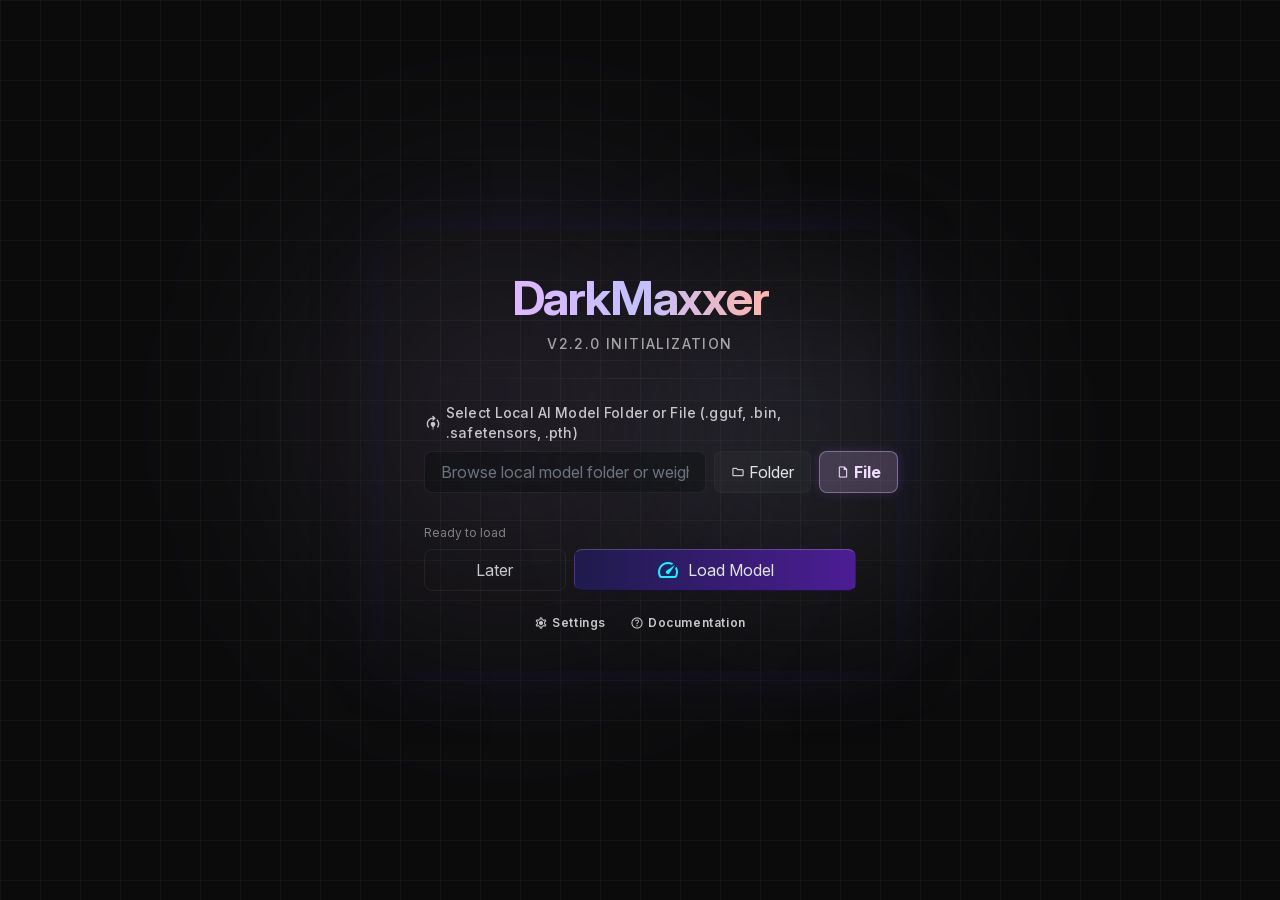
<file: gui/models.html>
<!DOCTYPE html><html lang="en" class="dark"><head><meta charset="UTF-8"><meta name="viewport" content="width=device-width, initial-scale=1.0"><link href="css/fonts.css" rel="stylesheet"><script src="css/tailwind_full.js"></script><script id="tailwind-config">try{
      tailwind.config = {
        darkMode: "class",
        theme: {
          extend: {
            "colors": {
                    "error-container": "#93000a",
                    "secondary-fixed-dim": "#dfb7ff",
                    "on-secondary-fixed-variant": "#661aa3",
                    "inverse-primary": "#5f5e5f",
                    "outline": "#919094",
                    "secondary-container": "#691ea6",
                    "secondary-fixed": "#f1dbff",
                    "on-secondary": "#4a007f",
                    "surface": "#101415",
                    "on-tertiary-container": "#7270c6",
                    "inverse-on-surface": "#2d3133",
                    "tertiary-fixed-dim": "#c3c0ff",
                    "background": "#101415",
                    "on-primary-fixed-variant": "#474647",
                    "on-tertiary-fixed": "#100563",
                    "on-surface-variant": "#c7c6ca",
                    "tertiary": "#c3c0ff",
                    "on-tertiary": "#272377",
                    "primary-container": "#0b0b0c",
                    "error": "#ffb4ab",
                    "inverse-surface": "#e0e3e5",
                    "primary-fixed": "#e5e2e3",
                    "on-secondary-fixed": "#2d0050",
                    "surface-dim": "#101415",
                    "on-background": "#e0e3e5",
                    "on-tertiary-fixed-variant": "#3e3c8f",
                    "surface-container": "#1d2022",
                    "surface-variant": "#323537",
                    "outline-variant": "#46464a",
                    "tertiary-fixed": "#e2dfff",
                    "surface-container-highest": "#323537",
                    "on-primary-fixed": "#1c1b1c",
                    "on-error": "#690005",
                    "surface-container-high": "#272a2c",
                    "primary": "#c8c6c7",
                    "on-secondary-container": "#d5a4ff",
                    "surface-container-low": "#191c1e",
                    "on-error-container": "#ffdad6",
                    "primary-fixed-dim": "#c8c6c7",
                    "on-primary": "#313031",
                    "surface-bright": "#363a3b",
                    "surface-container-lowest": "#0b0f10",
                    "surface-tint": "#c8c6c7",
                    "on-surface": "#e0e3e5",
                    "tertiary-container": "#04003a",
                    "on-primary-container": "#7b797a",
                    "secondary": "#dfb7ff"
            },
            "borderRadius": {
                    "DEFAULT": "0.25rem",
                    "lg": "0.5rem",
                    "xl": "0.75rem",
                    "full": "9999px"
            },
            "spacing": {
                    "margin-mobile": "16px",
                    "2xl": "64px",
                    "xl": "40px",
                    "margin-desktop": "48px",
                    "xs": "4px",
                    "unit": "4px",
                    "lg": "24px",
                    "gutter": "24px",
                    "sm": "8px",
                    "md": "16px"
            },
            "fontFamily": {
                    "headline-lg": ["Inter"],
                    "body-md": ["Inter"],
                    "label-sm": ["Inter"],
                    "label-md": ["Inter"],
                    "headline-lg-mobile": ["Inter"],
                    "body-lg": ["Inter"],
                    "headline-md": ["Inter"],
                    "display": ["Inter"]
            },
            "fontSize": {
                    "headline-lg": ["32px", {"lineHeight": "40px", "letterSpacing": "-0.01em", "fontWeight": "600"}],
                    "body-md": ["16px", {"lineHeight": "24px", "fontWeight": "400"}],
                    "label-sm": ["12px", {"lineHeight": "16px", "letterSpacing": "0.05em", "fontWeight": "600"}],
                    "label-md": ["14px", {"lineHeight": "20px", "letterSpacing": "0.01em", "fontWeight": "500"}],
                    "headline-lg-mobile": ["24px", {"lineHeight": "32px", "fontWeight": "600"}],
                    "body-lg": ["18px", {"lineHeight": "28px", "fontWeight": "400"}],
                    "headline-md": ["24px", {"lineHeight": "32px", "fontWeight": "600"}],
                    "display": ["48px", {"lineHeight": "56px", "letterSpacing": "-0.02em", "fontWeight": "700"}]
            }
          }
        }
      }
    }catch(_e){}</script></head><body class="bg-background text-on-surface min-h-screen flex items-center justify-center relative overflow-hidden font-body-md flex-col">

    <!-- Background: Workspace (Nebula Empty State) -->
    <div class="absolute inset-0 z-0">
        <!-- Deep Obsidian background -->
        <div class="absolute inset-0 bg-[#0B0B0C]"></div>
        
        <!-- Nebula gradient effect -->
        <div class="absolute inset-0 nebula-gradient opacity-60"></div>
        
        <!-- Subtle grid overlay -->
        <div class="absolute inset-0" style="background-image: linear-gradient(rgba(255, 255, 255, 0.03) 1px, transparent 1px), linear-gradient(90deg, rgba(255, 255, 255, 0.03) 1px, transparent 1px); background-size: 40px 40px;"></div>
        
        <!-- Blurred elements to simulate depth -->
        <div class="absolute top-1/4 left-1/4 w-96 h-96 bg-secondary/10 rounded-full blur-[100px] mix-blend-screen"></div>
        <div class="absolute bottom-1/3 right-1/4 w-80 h-80 bg-tertiary-fixed-dim/10 rounded-full blur-[80px] mix-blend-screen"></div>
    </div>

    <!-- Main Content Container -->
    <main class="relative z-10 w-full max-w-lg px-md sm:px-0">
        
        <!-- Modal: High-fidelity glassmorphism -->
        <div class="glass-panel rounded-xl relative p-xl shadow-[0_0_60px_-15px_rgba(30,27,75,0.6)]">
            <div class="grain-overlay"></div>
            
            <div class="relative z-20 flex flex-col space-y-lg">
                
                <!-- Header -->
                <div class="flex flex-col items-center justify-center space-y-sm text-center">
                    <!-- DarkMaxxer RGB Logo (Gradient text) -->
                    <h1 class="font-display text-display bg-clip-text text-transparent bg-gradient-to-r from-secondary via-tertiary to-error tracking-tight">
                        DarkMaxxer
                    </h1>
                    <!-- Initialization Text -->
                    <p class="font-label-md text-label-md text-primary uppercase tracking-widest opacity-80">
                        V2.2.0 Initialization
                    </p>
                </div>

                <div class="h-px w-full bg-gradient-to-r from-transparent via-outline-variant/30 to-transparent my-md"></div>

                <!-- Form Content -->
                <div class="space-y-lg">
                    
                    
<div class="flex flex-col space-y-md">
    <div class="flex flex-col space-y-sm">
        <label class="font-label-md text-label-md text-on-surface-variant flex items-center">
            <span class="material-symbols-outlined mr-xs text-[18px]">model_training</span>
            Select Local AI Model Folder or File (.gguf, .bin, .safetensors, .pth)
        </label>
        <div class="flex items-center space-x-sm">
            <input type="text" id="model-folder-path" onchange="if(window.pywebview && window.pywebview.api && window.pywebview.api.save_setting) pywebview.api.save_setting('ai_path', this.value);" class="flex-1 bg-surface-container-lowest/40 border border-outline-variant/30 text-on-surface rounded-lg py-sm px-md outline-none font-body-sm focus:border-secondary transition-colors" placeholder="Browse local model folder or weight file (.gguf/.safetensors/.bin/.pth)...">
            <button onclick="browseModelFolder()" class="px-md py-sm bg-surface-variant/30 hover:bg-surface-variant/50 border border-outline-variant/20 rounded-lg text-on-surface transition-colors font-label-md whitespace-nowrap flex items-center gap-xs" title="Select a Model Folder">
                <span class="material-symbols-outlined text-sm">folder</span> Folder
            </button>
            <button onclick="browseModelFile()" class="px-md py-sm bg-secondary/20 hover:bg-secondary/40 border border-secondary/40 rounded-lg text-secondary-fixed transition-colors font-label-md font-bold whitespace-nowrap flex items-center gap-xs shadow-[0_0_12px_rgba(189,140,255,0.15)]" title="Select a single Model File (.file, .pkl, .bin, .safetensors, .pth, .gguf)">
                <span class="material-symbols-outlined text-sm">draft</span> File
            </button>
        </div>
    </div>
</div>


                </div>

                <!---->
                <div class="pt-sm mt-md">
                    <div class="text-xs text-on-surface-variant/60 font-body-md mb-sm"><span id="gpu-status-text">Ready to load</span></div>
<div class="flex gap-sm">
    <button onclick="try{sessionStorage.setItem('welcome_seen','true');localStorage.setItem('welcome_seen','true');}catch(e){}; if(window.parent !== window){window.parent.postMessage('closeSpaOverlay', '*');}else{window.location.href='index.html';}" class="w-1/3 py-sm px-md border border-outline-variant/30 rounded-lg text-on-surface-variant hover:text-on-surface hover:bg-surface-variant/30 transition-colors font-label-md">
        Later
    </button>
    <button id="load-model-btn" onclick="loadModelDirectly()" class="w-2/3 relative group overflow-hidden rounded-lg bg-gradient-to-r from-[#1E1B4B] to-[#4c1d95] text-[#e0e3e5] font-label-md py-sm px-md border border-t-[rgba(255,255,255,0.2)] border-x-[rgba(255,255,255,0.05)] border-b-[rgba(0,0,0,0.5)]">
        <div class="relative z-10 flex items-center justify-center space-x-sm">
            <span class="material-symbols-outlined text-[#00FFFF]">speed</span>
            <span>Load Model</span>
        </div>
        <div class="absolute inset-0 bg-gradient-to-r from-transparent via-[rgba(0,255,255,0.1)] to-transparent translate-x-[-100%] group-hover:translate-x-[100%] transition-transform duration-700 ease-in-out"></div>
    </button>
</div>
                </div>
                
                <!-- Footer Links -->
                <div class="flex justify-center space-x-lg mt-sm">
                    <a href="settings.html" class="font-label-sm text-label-sm text-on-surface-variant hover:text-primary transition-colors flex items-center">
                        <span class="material-symbols-outlined text-[14px] mr-xs">settings</span> Settings
                    </a>
                    <a href="https://github.com/Vikalp-Sharma/DarkMaxxer/blob/main/README.md" target="_blank" class="font-label-sm text-label-sm text-on-surface-variant hover:text-primary transition-colors flex items-center">
                        <span class="material-symbols-outlined text-[14px] mr-xs">help</span> Documentation
                    </a>
                </div>

            </div>
        </div>
    </main>


<!-- Fullscreen Model Loading Modal with Background Blur -->
<div id="loading-modal" class="fixed inset-0 z-[200] hidden flex-col items-center justify-center transition-all duration-300" style="background: rgba(4, 4, 12, 0.94); backdrop-filter: blur(24px); -webkit-backdrop-filter: blur(24px);">
    <div class="glass-panel ambient-shadow rounded-2xl p-xl flex flex-col items-center justify-center space-y-lg max-w-2xl w-full mx-md border border-secondary/50 shadow-[0_0_100px_rgba(189,140,255,0.4)] relative overflow-hidden bg-surface-container/90">
        <div class="w-16 h-16 rounded-full bg-secondary-container/40 border border-secondary/60 flex items-center justify-center relative animate-pulse shadow-[0_0_30px_rgba(189,140,255,0.3)] mx-auto">
            <span class="material-symbols-outlined text-3xl text-secondary animate-spin">sync</span>
        </div>
        <div class="text-center">
            <h3 class="font-headline-md text-on-surface mb-xs font-bold text-xl">Loading AI Model</h3>
            <p id="loading-modal-status" class="font-body-md text-sm text-secondary font-mono">Initializing model weights into memory...</p>
        </div>
        
        <!-- Live Terminal Log for Loading -->
        <div id="loading-logs" class="w-full h-48 bg-black/60 border border-white/10 rounded-lg p-sm overflow-y-auto text-xs font-mono text-secondary-fixed text-left whitespace-pre-wrap shadow-inner shadow-black/50" style="scrollbar-width: thin; scrollbar-color: rgba(255,255,255,0.2) transparent;"></div>
        
        <div class="w-full bg-surface-container-highest/80 rounded-full h-2.5 overflow-hidden border border-outline-variant/30">
            <div id="loading-modal-bar" class="bg-gradient-to-r from-secondary via-tertiary to-secondary h-full w-1/3 animate-pulse rounded-full transition-all duration-300 shadow-[0_0_12px_rgba(189,140,255,0.8)]"></div>
        </div>
        <button id="loading-modal-cancel-btn" onclick="window.cancelModelLoad()" class="mt-xs py-2 px-6 rounded-lg font-label-md bg-surface-container hover:bg-surface-variant text-on-surface-variant hover:text-error transition-colors border border-outline-variant/30 cursor-pointer z-[210] relative">
            Cancel / Go Back
        </button>

    </div>
</div>


<script>
    if (window.parent && window.parent !== window) {
        Object.defineProperty(window, 'pywebview', { get: () => window.parent.pywebview });
    }
    // --- Proxy Fix for PyWebView Navigation Crashes ---
    window.addEventListener('pywebviewready', function() {
        if (window.pywebview && window.pywebview._returnValuesCallbacks) {
            const handler = {
                get: function(target, prop) {
                    if (!(prop in target)) {
                        target[prop] = new Proxy({}, {
                            get: function(t, p) {
                                if (!(p in t)) return function() {};
                                return t[p];
                            }
                        });
                    } else if (typeof target[prop] === 'object' && target[prop] !== null && !target[prop]._proxied) {
                        target[prop] = new Proxy(target[prop], {
                            get: function(t, p) {
                                if (!(p in t)) return function() {};
                                return t[p];
                            }
                        });
                        target[prop]._proxied = true;
                    }
                    return target[prop];
                }
            };
            window.pywebview._returnValuesCallbacks = new Proxy(window.pywebview._returnValuesCallbacks, handler);
        }
    });

    // --- Global Terminal & Status APIs ---
    window.appendTerminal = function(msg) {
        const t = document.getElementById('terminal-output');
        if(!t) return;
        const div = document.createElement('div');
        div.className = "text-on-surface-variant/90";
        const time = new Date().toLocaleTimeString([], {hour: '2-digit', minute:'2-digit', second:'2-digit'});
        div.innerHTML = `<span class="text-secondary font-mono">[${time}]</span> ${msg}`;
        t.appendChild(div);
        t.scrollTop = t.scrollHeight;
    };

    window.cancelModelLoad = function() {
        window.isModelLoading = false;
        const loadModal = document.getElementById('loading-modal');
        if (loadModal) {
            loadModal.classList.add('hidden');
            loadModal.style.display = 'none';
        }
        const cancelBtn = document.getElementById('loading-modal-cancel-btn');
        if (cancelBtn) {
            cancelBtn.innerText = "Cancel / Go Back";
            cancelBtn.classList.remove('bg-error/30', 'text-error', 'border-error/50');
        }
        const loadModalStatus = document.getElementById('loading-modal-status');
        if (loadModalStatus) {
            loadModalStatus.classList.remove('text-error');
            loadModalStatus.classList.add('text-secondary');
            loadModalStatus.innerText = "Operation cancelled.";
        }
        if (window.pywebview && window.pywebview.api && window.pywebview.api.cancel_generation) {
            window.pywebview.api.cancel_generation();
        }
    };

    window.onModelLoadedSuccess = function() {
        window.isModelLoading = false;
        const loadModal = document.getElementById('loading-modal');
        const loadModalStatus = document.getElementById('loading-modal-status');
        const statusEl = document.getElementById('gpu-status-text');
        const pathEl = document.getElementById('model-folder-path');
        const modelName = pathEl && pathEl.value ? pathEl.value.split(/[\\/]/).pop() : "Model";

        if (statusEl) {
            statusEl.innerText = "✓ Active Model: " + modelName;
            statusEl.classList.remove('text-error');
        }
        if (loadModalStatus) {
            loadModalStatus.classList.remove('text-error');
            loadModalStatus.classList.add('text-secondary');
            loadModalStatus.innerText = "✓ Model Loaded Successfully: " + modelName;
        }
        setTimeout(() => {
            if (loadModal) {
                loadModal.classList.add('hidden');
                loadModal.style.display = 'none';
            }
            if (window.parent && window.parent.postMessage) {
                window.parent.postMessage('closeSpaOverlay', '*');
            } else if (window.location.pathname.includes('models.html')) {
                window.location.href = "index.html";
            }
        }, 1200);
    };

    window.onModelLoadedError = function(errMsg) {
        window.isModelLoading = false;

        const loadModal = document.getElementById('loading-modal');
        if (loadModal) {
            loadModal.classList.remove('hidden');
            loadModal.style.display = 'flex';
        }

        const loadModalStatus = document.getElementById('loading-modal-status');
        if (loadModalStatus) {
            loadModalStatus.innerText = errMsg;
            loadModalStatus.classList.remove('text-secondary');
            loadModalStatus.classList.add('text-error');
        }
        const logsEl = document.getElementById('loading-logs');
        if (logsEl) {
            const time = new Date().toLocaleTimeString([], { hour12: false, hour: '2-digit', minute: '2-digit', second: '2-digit' });
            logsEl.innerHTML += `<div class="mb-[2px] text-error font-bold"><span class="text-white/40 mr-1">[${time}]</span> [FAILURE] ${errMsg}</div>`;
            logsEl.scrollTop = logsEl.scrollHeight;
        }
        const cancelBtn = document.getElementById('loading-modal-cancel-btn');
        if (cancelBtn) {
            cancelBtn.innerText = "✕ Close & Select Another Model";
            cancelBtn.classList.add('bg-error/30', 'text-error', 'border-error/50');
        }
        const statusEl = document.getElementById('gpu-status-text');
        if (statusEl) {
            statusEl.innerText = "Model Load Failed: " + (errMsg.length > 50 ? errMsg.substring(0, 50) + "..." : errMsg);
            statusEl.classList.add('text-error');
        }
    };

    window.updateLoadStatus = function(msg, pct) {
        if (window.isModelLoading === false) return; // Prevent race conditions
        let text = msg;
        if (pct !== undefined && pct !== null) text += ` (${pct}%)`;
        const statusEl = document.getElementById('gpu-status-text');
        if (statusEl) statusEl.innerText = text;
        const loadModalStatus = document.getElementById('loading-modal-status');
        if (loadModalStatus) loadModalStatus.innerText = text;
        
        // Append to logs (capped to prevent DOM explosion)
        const logsEl = document.getElementById('loading-logs');
        if (logsEl) {
            const time = new Date().toLocaleTimeString([], { hour12: false, hour: '2-digit', minute: '2-digit', second: '2-digit' });
            logsEl.innerHTML += `<div class="mb-[2px] opacity-90"><span class="text-white/40 mr-1">[${time}]</span> ${text}</div>`;
            if (logsEl.children.length > 200) {
                logsEl.removeChild(logsEl.children[0]);
            }
            logsEl.scrollTop = logsEl.scrollHeight;
        }

        const loadModal = document.getElementById('loading-modal');
        if (loadModal && loadModal.classList.contains('hidden') && window.isModelLoading) {
            loadModal.classList.remove('hidden');
            loadModal.style.display = 'flex';
        }
        if (typeof window.appendTerminal === 'function') {
            window.appendTerminal("AI Status: " + text);
        }
    };


    window.switchSidebarTab = function(tab, save = true) {
        if (save && window.pywebview && window.pywebview.api && window.pywebview.api.save_setting) {
            window.pywebview.api.save_setting('active_sidebar_tab', tab);
        }
        const chatsPanel = document.getElementById('sidebar-panel-chats');
        const explorerPanel = document.getElementById('sidebar-panel-explorer');
        const btnChats = document.getElementById('tab-btn-chats');
        const btnExplorer = document.getElementById('tab-btn-explorer');
        if (tab === 'chats') {
            if(chatsPanel) chatsPanel.classList.remove('hidden');
            if(explorerPanel) explorerPanel.classList.add('hidden');
            if(btnChats) btnChats.className = "flex-1 py-1.5 px-2 rounded-md font-label-md text-xs flex items-center justify-center gap-1.5 bg-secondary-container/60 text-secondary-fixed shadow-sm transition-all";
            if(btnExplorer) btnExplorer.className = "flex-1 py-1.5 px-2 rounded-md font-label-md text-xs flex items-center justify-center gap-1.5 text-on-surface-variant hover:text-on-surface transition-all";
            if(typeof refreshConversations === 'function') refreshConversations();
        } else if (tab === 'explorer') {
            if(chatsPanel) chatsPanel.classList.add('hidden');
            if(explorerPanel) explorerPanel.classList.remove('hidden');
            if(btnChats) btnChats.className = "flex-1 py-1.5 px-2 rounded-md font-label-md text-xs flex items-center justify-center gap-1.5 text-on-surface-variant hover:text-on-surface transition-all";
            if(btnExplorer) btnExplorer.className = "flex-1 py-1.5 px-2 rounded-md font-label-md text-xs flex items-center justify-center gap-1.5 bg-secondary-container/60 text-secondary-fixed shadow-sm transition-all";
            if(typeof refreshFileTree === 'function') refreshFileTree();
        }
    };

    // --- Global State ---
    window._activeConvId = null;
    window._apiInitialized = false;
    window._lastHistoryLen = 0;
    window._isGenerating = false;

    function _initApiState() {
        if (!window.pywebview || !window.pywebview.api) return false;
        if (window._apiInitialized) return true;
        window._apiInitialized = true;

        if (typeof restoreState === 'function') restoreState();

        return true;
    }

    document.addEventListener("DOMContentLoaded", function() {
        const input = document.getElementById('chat-input');
        if (input) {
            input.addEventListener('keypress', function (e) {
                if (e.key === 'Enter' && !e.shiftKey) {
                    e.preventDefault();
                    if (typeof sendPrompt === 'function') sendPrompt();
                }
            });
        }

        // Try immediately if pywebview already available
        if (_initApiState()) return;

        // Listen for pywebviewready event
        window.addEventListener('pywebviewready', function() {
            _initApiState();
        });

        // Polling fallback up to 5 seconds
        let attempts = 0;
        const interval = setInterval(() => {
            attempts++;
            if (_initApiState() || attempts > 50) {
                clearInterval(interval);
            }
        }, 100);
    });

    // --- Conversation Management ---
    function newConversationUI() {
        const inputEl = document.getElementById('projectName');
        if(!inputEl) { alert("Could not find project name input."); return; }
        const title = inputEl.value;
        if(title.trim() === '') { alert("Please enter a conversation name."); return; }

        pywebview.api.new_conversation(title).then(res => {
            if(res.success) {
                document.getElementById('new-conv-modal').classList.add('hidden');
                inputEl.value = "";
                refreshConversations();
                openConversation(res.id);
            } else {
                alert("Error: " + res.error);
            }
        });
    }

    function refreshConversations() {
        pywebview.api.list_conversations().then(convs => {
            const list = document.getElementById('conversation-list');
            if(!list) return;
            list.innerHTML = "";
            if (!convs || convs.length === 0) {
                list.innerHTML = '<div class="text-on-surface-variant/50 text-center py-lg font-body-md">No conversations yet</div>';
                return;
            }
            convs.forEach(c => {
                const el = document.createElement('div');
                const isActive = c.id === window._activeConvId;
                el.className = "p-md hover:bg-surface-variant/20 cursor-pointer flex items-center gap-md rounded-lg transition-all " +
                    (isActive ? "bg-secondary-container/30 text-secondary-fixed border-l-2 border-secondary" : "text-on-surface-variant hover:text-on-surface");
                el.innerHTML = '<span class="material-symbols-outlined text-sm">memory</span>' +
                               '<span class="font-label-md flex-1 text-left truncate">' + c.name + '</span>' +
                               '<button onclick="event.stopPropagation(); deleteConversation(\'' + c.id + '\')" class="p-xs text-on-surface-variant hover:text-error transition-colors"><span class="material-symbols-outlined text-sm">delete</span></button>';
                el.onclick = () => openConversation(c.id);
                list.appendChild(el);
            });
        });
    }

    window.deleteConversation = function(id) {
        pywebview.api.delete_conversation(id).then(res => {
            if(res.success) {
                refreshConversations();
                if(window._activeConvId === id) {
                    window._activeConvId = null;
                    const chatBox = document.getElementById('chat-history');
                    if (chatBox) chatBox.innerHTML = '<div class="text-on-surface-variant/50 text-center py-xl font-body-md">Start a conversation by typing below...</div>';
                    const fileTree = document.getElementById('file-tree');
                    if (fileTree) fileTree.innerHTML = '<div class="text-on-surface-variant/50 text-center py-md font-body-md text-xs">No files or folders yet</div>';
                    deactivateWorkspace();
                }
            } else {
                alert("Error deleting conversation: " + res.error);
            }
        }).catch(err => {
            alert("Error calling delete: " + err);
        });
    };

    function openConversation(id) {
        pywebview.api.open_conversation(id).then(res => {
            if(res.success) {
                window._activeConvId = res.conv_id || id;
                window._lastHistoryLen = (res.history && Array.isArray(res.history)) ? res.history.length : 0;
                activateWorkspace();
                if(typeof switchSidebarTab === 'function') switchSidebarTab('chats');
                if (typeof renderChat === 'function') renderChat(res.history || []);
                if (typeof refreshFileTree === 'function') refreshFileTree();
                refreshConversations();
                appendTerminal("Opened conversation: " + id.substring(0, 8) + "...");
            }
        });
    }

    // --- Workspace Activation ---
    function activateWorkspace() {
        const sf = document.getElementById('starfield');
        if(sf) sf.classList.add('hidden');
        const wep = document.getElementById('workspace-empty-panel');
        if(wep) wep.classList.add('hidden');
        const ch = document.getElementById('chat-history');
        if(ch) ch.classList.remove('hidden');
        const bar = document.getElementById('chat-input-bar');
        if(bar) bar.classList.remove('hidden');
        const modal = document.getElementById('first-run-modal');
        if(modal) modal.classList.add('hidden');
    }

    function deactivateWorkspace() {
        const sf = document.getElementById('starfield');
        if(sf) sf.classList.remove('hidden');
        const wep = document.getElementById('workspace-empty-panel');
        if(wep) wep.classList.remove('hidden');
        const ch = document.getElementById('chat-history');
        if(ch) ch.classList.add('hidden');
        const bar = document.getElementById('chat-input-bar');
        if(bar) bar.classList.add('hidden');
    }

    // --- State Restore ---
    function restoreState() {
        pywebview.api.get_active_state().then(state => {
            if (state.ai_path) {
                const pathEl = document.getElementById('model-folder-path');
                if (pathEl) pathEl.value = state.ai_path;
                if (state.ai_loaded) {
                    const statusEl = document.getElementById('gpu-status-text');
                    if (statusEl) statusEl.innerText = "✓ Active Model: " + state.ai_path.split(/[\\/]/).pop();
                } else {
                    const statusEl = document.getElementById('gpu-status-text');
                    if (statusEl && statusEl.innerText.indexOf('Loaded') === -1 && statusEl.innerText.indexOf('Loading') === -1) {
                        statusEl.innerText = "Ready to load: " + state.ai_path.split(/[\\/]/).pop();
                    }
                }
            }

            if (state.file_ops_active || state.conv_id) {
                activateWorkspace();
            }
            if (state.terminal_logs && Array.isArray(state.terminal_logs) && state.terminal_logs.length > 0) {
                const term = document.getElementById('terminal-output');
                const bigTerm = document.getElementById('big-terminal-content');
                if (term) term.innerHTML = "";
                if (bigTerm) bigTerm.innerHTML = "";
                state.terminal_logs.forEach(item => {
                    const el = document.createElement('div');
                    el.innerHTML = item;
                    if (term) term.appendChild(el.cloneNode(true));
                    if (bigTerm) bigTerm.appendChild(el.cloneNode(true));
                });
                if (term) term.scrollTop = term.scrollHeight;
                if (bigTerm) bigTerm.scrollTop = bigTerm.scrollHeight;
            }
            if (state.conv_id) {
                window._activeConvId = state.conv_id;
                if (state.history && Array.isArray(state.history)) {
                    window._lastHistoryLen = state.history.length;
                    if (typeof renderChat === 'function') renderChat(state.history);
                } else {
                    window._lastHistoryLen = 0;
                    if (typeof renderChat === 'function') renderChat([]);
                }
            } else {
                window._lastHistoryLen = 0;
            }

            // Restore which sidebar tab user was viewing
            const targetTab = state.active_sidebar_tab || (state.file_ops_active ? 'explorer' : 'chats');
            if (typeof switchSidebarTab === 'function') switchSidebarTab(targetTab, false);
            if (typeof refreshConversations === 'function') refreshConversations();
            if (typeof refreshFileTree === 'function') refreshFileTree();
            
            // Auto-load logic removed from models page to prevent stuck loading loops when navigating here.
            // Auto-loading is only handled on app startup in index.html.

            // Show first-run modal only if no AI model configured and welcome has not been seen/dismissed
            let welcomeSeen = false;
            try {
                welcomeSeen = localStorage.getItem('welcome_seen') || sessionStorage.getItem('welcome_seen');
            } catch(e) {}
            if (!state.ai_path && !state.ai_loaded && !welcomeSeen) {
                const modal = document.getElementById('first-run-modal');
                if(modal) modal.classList.remove('hidden');
            } else {
                const modal = document.getElementById('first-run-modal');
                if(modal) modal.classList.add('hidden');
            }
        });
    }

    // --- External Folder ---
    function openExternalFolder() {
        pywebview.api.open_external_folder().then(res => {
            if(res.success) {
                window._activeConvId = null;
                activateWorkspace();
                if(typeof switchSidebarTab === 'function') switchSidebarTab('explorer');
                if(typeof refreshFileTree === 'function') refreshFileTree();
                appendTerminal("Opened folder: " + res.path);
            } else if (res.error && res.error !== "Cancelled") {
                appendTerminal("Folder open error: " + res.error);
                alert("Folder open error: " + res.error);
            }
        });
    }

    // --- Model Selection ---
    function browseModelFolder() {
        pywebview.api.select_model_folder().then(res => {
            if(res.success && res.path) {
                const el = document.getElementById('model-folder-path');
                if(el) el.value = res.path;
                if(window.pywebview && window.pywebview.api && window.pywebview.api.save_setting) {
                    window.pywebview.api.save_setting('ai_path', res.path);
                }
                const statusEl = document.getElementById('gpu-status-text');
                if (statusEl) statusEl.innerText = "Selected: " + res.path.split(/[\\/]/).pop();

                // Automatically begin loading selected model directory
                loadModelDirectly(res.path);
            } else if (res.error && res.error !== "No folder selected" && res.error !== "No file selected") {
                alert("Error selecting folder: " + res.error);
            }
        }).catch(err => {
            alert("Error: " + err);
        });
    }

    function browseModelFile() {
        pywebview.api.select_model_file().then(res => {
            if(res.success && res.path) {
                const el = document.getElementById('model-folder-path');
                if(el) el.value = res.path;
                if(window.pywebview && window.pywebview.api && window.pywebview.api.save_setting) {
                    window.pywebview.api.save_setting('ai_path', res.path);
                }
                const statusEl = document.getElementById('gpu-status-text');
                if (statusEl) statusEl.innerText = "Selected: " + res.path.split(/[\\/]/).pop();

                // Automatically begin loading selected model file
                loadModelDirectly(res.path);
            } else if(res.error && res.error !== "No file selected") {
                alert("Error selecting file: " + res.error);
            }
        }).catch(err => {
            alert("Error: " + err);
        });
    }

    function loadModelDirectly(customPath) {
        const pathEl = document.getElementById('model-folder-path');
        const path = (typeof customPath === 'string' && customPath.trim() ? customPath.trim() : (pathEl ? pathEl.value.trim() : '')).trim();
        if(!path) { alert("Please browse and select a local model directory or file (.gguf, .safetensors, etc.) first."); return; }

        if (pathEl) pathEl.value = path;

        const proceedWithLoad = () => {
            try {
                localStorage.setItem('welcome_seen', 'true');
                sessionStorage.setItem('welcome_seen', 'true');
            } catch(e) {}

            if(window.pywebview && window.pywebview.api && window.pywebview.api.save_setting) {
                window.pywebview.api.save_setting('ai_path', path);
            }

            const statusEl = document.getElementById('gpu-status-text');
            if (statusEl) statusEl.innerText = "Loading " + path.split(/[\\/]/).pop() + "...";

            const loadModal = document.getElementById('loading-modal');
            const loadModalStatus = document.getElementById('loading-modal-status');
            window.isModelLoading = true;
            
            // Clear old logs
            const logsEl = document.getElementById('loading-logs');
            if(logsEl) logsEl.innerHTML = '';

            if (loadModal) {
                loadModal.classList.remove('hidden');
                loadModal.style.display = 'flex';
            }
            if (loadModalStatus) loadModalStatus.innerText = "Loading " + path.split(/[\\/]/).pop() + "...";

            // load_model initiates background loading in the engine runner
            pywebview.api.load_model(path).then(loadRes => {
                if(!loadRes.success) {
                    window.isModelLoading = false;
                    if (typeof window.onModelLoadedError === 'function') {
                        window.onModelLoadedError(loadRes.error || "Failed to load model");
                    } else if (statusEl) {
                        statusEl.innerText = "Error: " + (loadRes.error || "Unknown error");
                        statusEl.classList.add('text-error');
                    }
                } else {
                    // Load command dispatched to engine. Keep modal open until onModelLoadedSuccess event fires!
                    if (statusEl) statusEl.innerText = "Loading " + path.split(/[\\/]/).pop() + "...";
                }
            }).catch(err => {
                window.isModelLoading = false;
                if (typeof window.onModelLoadedError === 'function') {
                    window.onModelLoadedError("" + err);
                } else if (statusEl) {
                    statusEl.innerText = "Exception: " + err;
                    statusEl.classList.add('text-error');
                }
            });
        };

        if (window.pywebview && window.pywebview.api && window.pywebview.api.check_model_compatibility) {
            window.pywebview.api.check_model_compatibility(path).then(compRes => {
                if (compRes && compRes.compatible === false) {
                    alert("GPU / VRAM Incompatible:\n" + (compRes.message || "Hardware incompatibility detected.") + "\nPlease select a compatible model or lower VRAM alternative.");
                    return;
                }
                proceedWithLoad();
            }).catch(() => {
                proceedWithLoad();
            });
        } else {
            proceedWithLoad();
        }
    }   



</script>

</body></html>
</file>
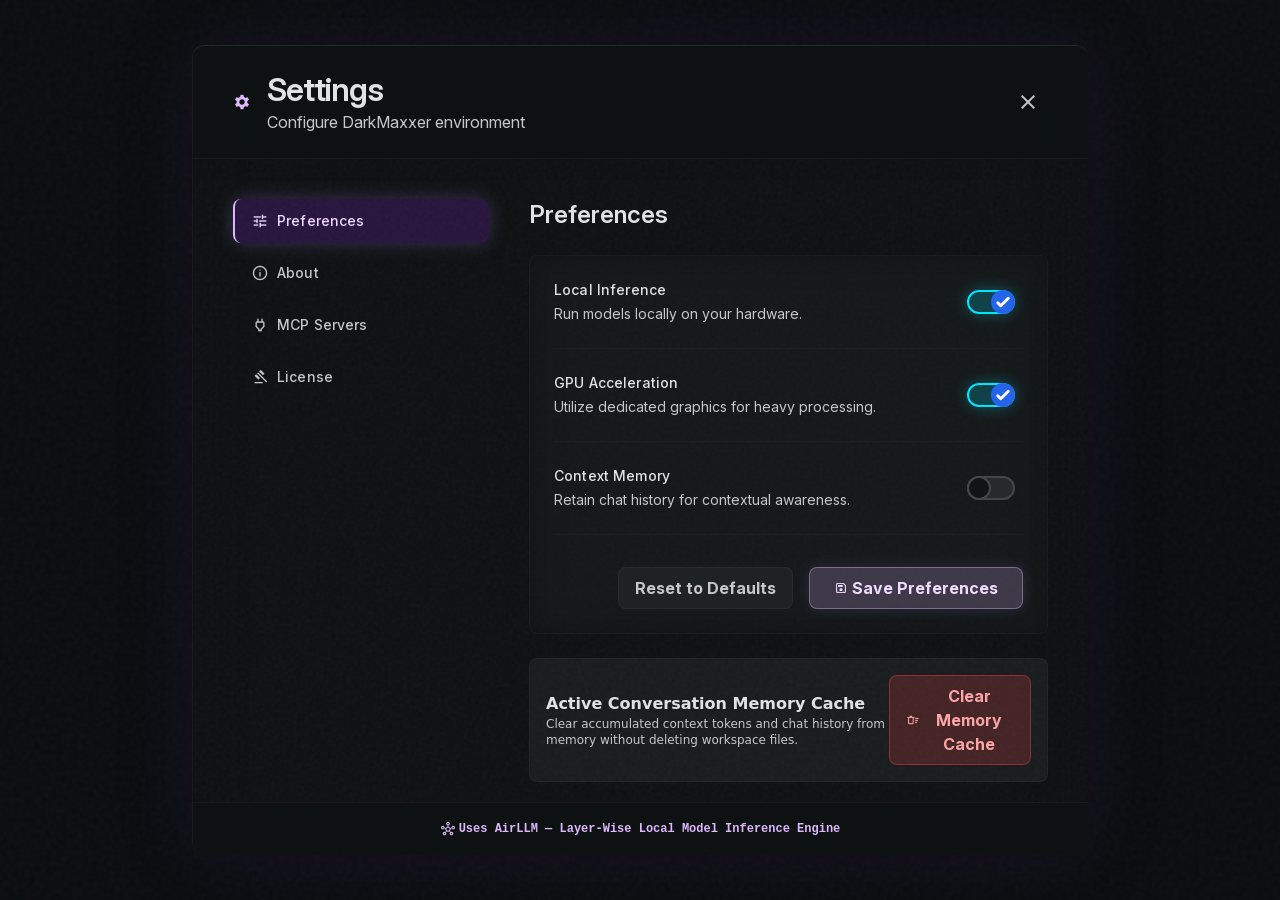
<file: gui/settings.html>
<!DOCTYPE html><html class="dark" lang="en" style=""><head>
<meta charset="utf-8">
<meta content="width=device-width, initial-scale=1.0" name="viewport">
<title>DarkMaxxer Settings</title>
<script src="css/tailwind_full.js"></script>

<link href="css/fonts.css" rel="stylesheet">
<script id="tailwind-config">
        tailwind.config = {
            darkMode: "class",
            theme: {
                extend: {
                    "colors": {
                        "error-container": "#93000a",
                        "secondary-fixed-dim": "#dfb7ff",
                        "on-secondary-fixed-variant": "#661aa3",
                        "inverse-primary": "#5f5e5f",
                        "outline": "#919094",
                        "secondary-container": "#691ea6",
                        "secondary-fixed": "#f1dbff",
                        "on-secondary": "#4a007f",
                        "surface": "#101415",
                        "on-tertiary-container": "#7270c6",
                        "inverse-on-surface": "#2d3133",
                        "tertiary-fixed-dim": "#c3c0ff",
                        "background": "#101415",
                        "on-primary-fixed-variant": "#474647",
                        "on-tertiary-fixed": "#100563",
                        "on-surface-variant": "#c7c6ca",
                        "tertiary": "#c3c0ff",
                        "on-tertiary": "#272377",
                        "primary-container": "#0b0b0c",
                        "error": "#ffb4ab",
                        "inverse-surface": "#e0e3e5",
                        "primary-fixed": "#e5e2e3",
                        "on-secondary-fixed": "#2d0050",
                        "surface-dim": "#101415",
                        "on-background": "#e0e3e5",
                        "on-tertiary-fixed-variant": "#3e3c8f",
                        "surface-container": "#1d2022",
                        "surface-variant": "#323537",
                        "outline-variant": "#46464a",
                        "tertiary-fixed": "#e2dfff",
                        "surface-container-highest": "#323537",
                        "on-primary-fixed": "#1c1b1c",
                        "on-error": "#690005",
                        "surface-container-high": "#272a2c",
                        "primary": "#c8c6c7",
                        "on-secondary-container": "#d5a4ff",
                        "surface-container-low": "#191c1e",
                        "on-error-container": "#ffdad6",
                        "primary-fixed-dim": "#c8c6c7",
                        "on-primary": "#313031",
                        "surface-bright": "#363a3b",
                        "surface-container-lowest": "#0b0f10",
                        "surface-tint": "#c8c6c7",
                        "on-surface": "#e0e3e5",
                        "tertiary-container": "#04003a",
                        "on-primary-container": "#7b797a",
                        "secondary": "#dfb7ff"
                    },
                    "borderRadius": {
                        "DEFAULT": "0.25rem",
                        "lg": "0.5rem",
                        "xl": "0.75rem",
                        "full": "9999px"
                    },
                    "spacing": {
                        "margin-mobile": "16px",
                        "2xl": "64px",
                        "xl": "40px",
                        "margin-desktop": "48px",
                        "xs": "4px",
                        "unit": "4px",
                        "lg": "24px",
                        "gutter": "24px",
                        "sm": "8px",
                        "md": "16px"
                    },
                    "fontFamily": {
                        "headline-lg": ["Inter"],
                        "body-md": ["Inter"],
                        "label-sm": ["Inter"],
                        "label-md": ["Inter"],
                        "headline-lg-mobile": ["Inter"],
                        "body-lg": ["Inter"],
                        "headline-md": ["Inter"],
                        "display": ["Inter"]
                    },
                    "fontSize": {
                        "headline-lg": ["32px", { "lineHeight": "40px", "letterSpacing": "-0.01em", "fontWeight": "600" }],
                        "body-md": ["16px", { "lineHeight": "24px", "fontWeight": "400" }],
                        "label-sm": ["12px", { "lineHeight": "16px", "letterSpacing": "0.05em", "fontWeight": "600" }],
                        "label-md": ["14px", { "lineHeight": "20px", "letterSpacing": "0.01em", "fontWeight": "500" }],
                        "headline-lg-mobile": ["24px", { "lineHeight": "32px", "fontWeight": "600" }],
                        "body-lg": ["18px", { "lineHeight": "28px", "fontWeight": "400" }],
                        "headline-md": ["24px", { "lineHeight": "32px", "fontWeight": "600" }],
                        "display": ["48px", { "lineHeight": "56px", "letterSpacing": "-0.02em", "fontWeight": "700" }]
                    }
                }
            }
        }
    </script>
<style>
        body {
            background-color: #0B0B0C;
            background-image: radial-gradient(circle at top right, rgba(105, 30, 166, 0.05), transparent 60%),
                              radial-gradient(circle at bottom left, rgba(74, 0, 127, 0.05), transparent 60%);
        }
        
        .glass-panel {
            background: rgba(16, 20, 21, 0.4);
            backdrop-filter: blur(30px);
            -webkit-backdrop-filter: blur(30px);
            border-top: 1px solid rgba(255, 255, 255, 0.1);
            border-left: 1px solid rgba(255, 255, 255, 0.05);
            box-shadow: 0 0 60px -15px rgba(30, 27, 75, 0.4);
        }

        .glass-inner {
            background: rgba(45, 49, 51, 0.2);
            backdrop-filter: blur(20px);
            border-top: 1px solid rgba(255, 255, 255, 0.08);
            box-shadow: inset 0 0 20px rgba(0,0,0,0.2);
        }

        .noise-overlay {
            position: absolute;
            inset: 0;
            background-image: url("data:image/svg+xml,%3Csvg viewBox='0 0 200 200' xmlns='http://www.w3.org/2000/svg'%3E%3Cfilter id='noiseFilter'%3E%3CfeTurbulence type='fractalNoise' baseFrequency='0.85' numOctaves='3' stitchTiles='stitch'/%3E%3C/filter%3E%3Crect width='100%25' height='100%25' filter='url(%23noiseFilter)'/%3E%3C/svg%3E");
            opacity: 0.03;
            pointer-events: none;
        }

        /* Toggle Switch Styling */
        .toggle-checkbox:checked {
            right: 0;
            border-color: #00E5FF;
        }
        .toggle-checkbox:checked + .toggle-label {
            background-color: rgba(0, 229, 255, 0.2);
            border-color: #00E5FF;
            box-shadow: 0 0 15px rgba(0, 229, 255, 0.3);
        }
        .toggle-checkbox:checked + .toggle-label:after {
            transform: translateX(100%);
            background-color: #00E5FF;
            box-shadow: 0 0 10px #00E5FF;
        }
    </style>
</head>
<body class="text-on-surface h-screen w-screen overflow-hidden flex items-center justify-center relative">
<!-- Background Blur for Modal Effect -->
<div class="absolute inset-0 z-0">
<div class="w-full h-full bg-surface-container-lowest/80 backdrop-blur-md"></div>
<div class="noise-overlay"></div>
</div>
<!-- Main Settings Modal -->
<main class="glass-panel w-full max-w-4xl max-h-[90vh] rounded-xl flex flex-col relative z-10 overflow-hidden shadow-[0_0_80px_rgba(105,30,166,0.15)] mx-margin-mobile md:mx-margin-desktop">
<!-- Header -->
<header class="flex justify-between items-center px-xl py-lg border-b border-outline-variant/20 relative">
<div class="flex items-center space-x-md">
<span class="material-symbols-outlined text-secondary text-lg" style="font-variation-settings: &quot;FILL&quot; 1;">settings</span>
<div>
<h1 class="font-headline-lg text-headline-lg text-on-surface tracking-tight">Settings</h1>
<p class="font-body-md text-body-md text-on-surface-variant">Configure DarkMaxxer environment</p>
</div>
</div>
<button onclick="window.parent.postMessage('closeSpaOverlay', '*');" class="w-10 h-10 rounded-full flex items-center justify-center hover:bg-surface-variant/30 transition-colors text-on-surface-variant hover:text-on-surface">
<span class="material-symbols-outlined">close</span>
</button>
</header>
<!-- Content Area -->
<div class="flex-1 overflow-y-auto p-xl flex flex-col md:flex-row gap-xl relative">
<div class="noise-overlay rounded-xl"></div>
<!-- Sidebar Navigation (Settings Categories) -->
<nav class="w-full md:w-64 flex-shrink-0 flex flex-col space-y-sm">
<button id="tab-preferences" onclick="showSettingsPanel('panel-preferences')" class="w-full text-left px-md py-sm rounded-lg bg-secondary-container/30 text-secondary-fixed border-l-2 border-secondary font-label-md text-label-md transition-all flex items-center space-x-sm shadow-[0_0_20px_rgba(189,140,255,0.25)]">
<span class="material-symbols-outlined text-lg">tune</span>
<span class="">Preferences</span>
</button>
<button id="tab-about" onclick="showSettingsPanel('panel-about')" class="w-full text-left px-md py-sm rounded-lg text-on-surface-variant hover:bg-surface-variant/20 hover:text-on-surface font-label-md text-label-md transition-all flex items-center space-x-sm border-l-2 border-transparent">
<span class="material-symbols-outlined text-lg">info</span>
<span class="">About</span>
</button>
<button id="tab-mcp" onclick="showSettingsPanel('panel-mcp')" class="w-full text-left px-md py-sm rounded-lg text-on-surface-variant hover:bg-surface-variant/20 hover:text-on-surface font-label-md text-label-md transition-all flex items-center space-x-sm border-l-2 border-transparent">
<span class="material-symbols-outlined text-lg">power</span>
<span class="">MCP Servers</span>
</button>
<button id="tab-license" onclick="showSettingsPanel('panel-license')" class="w-full text-left px-md py-sm rounded-lg text-on-surface-variant hover:bg-surface-variant/20 hover:text-on-surface font-label-md text-label-md transition-all flex items-center space-x-sm border-l-2 border-transparent">
<span class="material-symbols-outlined text-lg">gavel</span>
<span class="">License</span>
</button>
</nav>
<!-- Settings Panels -->
<div class="flex-1 space-y-2xl">
<!-- Preferences Section -->
<section id="panel-preferences">
<h2 class="font-headline-md text-headline-md text-on-surface mb-lg">Preferences</h2>
<div class="glass-inner rounded-lg p-lg space-y-lg border border-outline-variant/10">
<!-- Toggle Item -->
<div class="flex items-center justify-between group">
<div>
<h3 class="font-label-md text-label-md text-on-surface">Local Inference</h3>
<p class="font-body-md text-body-md text-on-surface-variant text-sm mt-1">Run models locally on your hardware.</p>
</div>
<div class="relative inline-block w-12 mr-2 align-middle select-none transition duration-200 ease-in">
<input checked="" onchange="saveSettings()" class="toggle-checkbox absolute block w-6 h-6 rounded-full bg-surface border-2 border-outline-variant appearance-none cursor-pointer z-10 transition-transform duration-200 ease-in-out" id="toggle_local" name="toggle_local" type="checkbox">
<label class="toggle-label block overflow-hidden h-6 rounded-full bg-surface-container-high border-2 border-outline-variant cursor-pointer transition-colors duration-200 ease-in-out" for="toggle_local"></label>
</div>
</div>
<div class="h-px w-full bg-outline-variant/10"></div>
<!-- Toggle Item -->
<div class="flex items-center justify-between group">
<div>
<h3 class="font-label-md text-label-md text-on-surface">GPU Acceleration</h3>
<p class="font-body-md text-body-md text-on-surface-variant text-sm mt-1">Utilize dedicated graphics for heavy processing.</p>
</div>
<div class="relative inline-block w-12 mr-2 align-middle select-none transition duration-200 ease-in">
<input checked="" onchange="saveSettings()" class="toggle-checkbox absolute block w-6 h-6 rounded-full bg-surface border-2 border-outline-variant appearance-none cursor-pointer z-10 transition-transform duration-200 ease-in-out" id="toggle_gpu" name="toggle_gpu" type="checkbox">
<label class="toggle-label block overflow-hidden h-6 rounded-full bg-surface-container-high border-2 border-outline-variant cursor-pointer transition-colors duration-200 ease-in-out" for="toggle_gpu"></label>
</div>
</div>
<div class="h-px w-full bg-outline-variant/10"></div>
<!-- Toggle Item -->
<div class="flex items-center justify-between group">
<div>
<h3 class="font-label-md text-label-md text-on-surface">Context Memory</h3>
<p class="font-body-md text-body-md text-on-surface-variant text-sm mt-1">Retain chat history for contextual awareness.</p>
</div>
<div class="relative inline-block w-12 mr-2 align-middle select-none transition duration-200 ease-in">
<input onchange="saveSettings()" class="toggle-checkbox absolute block w-6 h-6 rounded-full bg-surface border-2 border-outline-variant appearance-none cursor-pointer z-10 transition-transform duration-200 ease-in-out" id="toggle_memory" name="toggle_memory" type="checkbox">
<label class="toggle-label block overflow-hidden h-6 rounded-full bg-surface-container-high border-2 border-outline-variant cursor-pointer transition-colors duration-200 ease-in-out" for="toggle_memory"></label>
</div>
</div>

<div class="h-px w-full bg-outline-variant/10"></div>
<div class="flex items-center justify-end gap-md pt-sm">
    <button onclick="resetSettings()" class="px-md py-sm bg-surface-variant/30 hover:bg-surface-variant/60 border border-outline-variant/30 rounded-lg text-on-surface-variant hover:text-on-surface font-label-sm font-bold transition-all">
        Reset to Defaults
    </button>
    <button onclick="saveSettings()" class="px-lg py-sm bg-secondary/20 hover:bg-secondary/40 border border-secondary/40 rounded-lg text-secondary-fixed font-label-sm font-bold flex items-center gap-xs transition-all shadow-[0_0_15px_rgba(189,140,255,0.15)]">
        <span class="material-symbols-outlined text-sm">save</span> Save Preferences
    </button>
</div>

</div>
<!-- Memory Management Card -->
<div class="p-md rounded-lg bg-surface-container-low border border-outline-variant/20 space-y-sm mt-lg">
    <div class="flex items-center justify-between">
        <div>
            <h4 class="font-title-sm text-on-surface font-bold">Active Conversation Memory Cache</h4>
            <p class="text-xs text-on-surface-variant">Clear accumulated context tokens and chat history from memory without deleting workspace files.</p>
        </div>
        <button onclick="clearCache()" class="px-md py-sm bg-red-500/20 hover:bg-red-500/30 border border-red-500/40 rounded-lg text-red-300 font-label-sm font-bold flex items-center gap-xs transition-all">
            <span class="material-symbols-outlined text-sm">delete_sweep</span> Clear Memory Cache
        </button>
    </div>
</div>

</section>


<!-- MCP Servers Section -->
<section id="panel-mcp" class="hidden space-y-lg">
    <div class="flex items-center justify-between">
        <h2 class="font-headline-md text-headline-md text-on-surface">External MCP Servers</h2>
        <button onclick="document.getElementById('add-mcp-form').classList.toggle('hidden')" class="px-md py-sm bg-primary/20 hover:bg-primary/30 text-primary border border-primary/30 rounded-lg font-label-sm font-bold flex items-center gap-xs transition-colors">
            <span class="material-symbols-outlined text-sm">add</span> Add Server
        </button>
    </div>

    <!-- Add Server Form -->
    <div id="add-mcp-form" class="hidden p-md rounded-lg bg-surface-container border border-outline-variant/30 space-y-md">
        <div class="grid grid-cols-2 gap-sm">
            <div>
                <label class="block text-xs font-label-sm text-on-surface-variant mb-1">Server Name</label>
                <input type="text" id="mcp-name" placeholder="e.g. github-mcp" class="w-full bg-surface-variant/30 text-on-surface text-sm p-2 rounded border border-outline-variant/20 focus:border-primary/50 focus:outline-none">
            </div>
            <div>
                <label class="block text-xs font-label-sm text-on-surface-variant mb-1">Command</label>
                <input type="text" id="mcp-cmd" placeholder="e.g. npx" class="w-full bg-surface-variant/30 text-on-surface text-sm p-2 rounded border border-outline-variant/20 focus:border-primary/50 focus:outline-none">
            </div>
            <div class="col-span-2">
                <label class="block text-xs font-label-sm text-on-surface-variant mb-1">Arguments (space separated)</label>
                <input type="text" id="mcp-args" placeholder="e.g. -y @modelcontextprotocol/server-github" class="w-full bg-surface-variant/30 text-on-surface text-sm p-2 rounded border border-outline-variant/20 focus:border-primary/50 focus:outline-none">
            </div>
            <div class="col-span-2">
                <label class="block text-xs font-label-sm text-on-surface-variant mb-1">Environment Variables (comma separated key=value)</label>
                <input type="text" id="mcp-env" placeholder="e.g. GITHUB_TOKEN=ghp_123, OTHER_VAR=value" class="w-full bg-surface-variant/30 text-on-surface text-sm p-2 rounded border border-outline-variant/20 focus:border-primary/50 focus:outline-none">
            </div>
        </div>
        <div class="flex justify-end gap-sm">
            <button onclick="document.getElementById('add-mcp-form').classList.add('hidden')" class="px-4 py-1.5 text-on-surface-variant text-sm hover:text-on-surface">Cancel</button>
            <button onclick="addMcpServer()" class="px-4 py-1.5 bg-primary hover:bg-primary/90 text-on-primary rounded text-sm font-semibold">Save & Connect</button>
        </div>
    </div>

    <!-- Servers List -->
    <div id="mcp-list" class="space-y-sm">
        <!-- Rendered via JS -->
    </div>
</section>

<!-- About Section -->
<section id="panel-about" class="hidden space-y-lg">
    <div>
        <h2 class="font-headline-md text-headline-md text-on-surface">About DarkMaxxer IDE</h2>
        <p class="font-body-sm text-on-surface-variant/70 mt-xs">Local AI Coding Environment & Hardware Diagnostics</p>
    </div>

    <div class="glass-inner rounded-xl p-lg border border-outline-variant/20 space-y-md shadow-[0_4px_24px_rgba(0,0,0,0.3)]">
        <div class="flex items-center justify-between border-b border-outline-variant/10 pb-md">
            <div>
                <h3 class="font-title-md text-on-surface font-bold">DarkMaxxer Engine</h3>
                <p class="text-xs text-on-surface-variant">Version 2.2.0 • Local Hardware Offloading</p>
            </div>
            <span class="px-md py-1 rounded-full bg-secondary-container/30 border border-secondary/40 text-secondary-fixed text-xs font-mono font-bold uppercase tracking-wider shadow-[0_0_12px_rgba(189,140,255,0.2)]">AIRLLM ACTIVE</span>
        </div>

        <div class="grid grid-cols-2 gap-md text-sm font-body-md text-on-surface-variant">
            <div class="p-md rounded-lg bg-surface-container-lowest/40 border border-outline-variant/10">
                <span class="text-tertiary font-bold block text-xs uppercase tracking-wider mb-xs">Author / Creator</span>
                <span class="text-on-surface font-mono font-bold text-md">Vikalp Sharma</span>
            </div>
            <div class="p-md rounded-lg bg-surface-container-lowest/40 border border-outline-variant/10">
                <span class="text-tertiary font-bold block text-xs uppercase tracking-wider mb-xs">Execution Mode</span>
                <span class="text-emerald-400 font-mono font-bold text-md flex items-center gap-xs"><span class="w-2 h-2 rounded-full bg-emerald-400 animate-pulse"></span> 100% Local Sandboxed</span>
            </div>
        </div>

        <!-- System Diagnostics Tool -->
        <div class="p-md rounded-lg bg-surface-container-low border border-outline-variant/20 space-y-sm">
            <div class="flex flex-col md:flex-row items-start md:items-center justify-between gap-md">
                <div>
                    <h4 class="font-title-sm text-on-surface font-bold">Hardware & System Diagnostics</h4>
                    <p class="text-xs text-on-surface-variant">Check local VRAM, CUDA device capabilities, and active workspace paths.</p>
                </div>
                <div class="flex gap-sm">
                    <button onclick="openWorkspace()" class="px-md py-sm bg-surface-variant/30 hover:bg-surface-variant/60 border border-outline-variant/30 rounded-lg text-on-surface font-label-sm flex items-center gap-xs transition-all">
                        <span class="material-symbols-outlined text-sm">folder_open</span> Open Workspace
                    </button>
                    <button id="run-diag-btn" onclick="runDiagnostics()" class="px-md py-sm bg-secondary/20 hover:bg-secondary/40 border border-secondary/40 rounded-lg text-secondary-fixed font-label-sm font-bold flex items-center gap-xs transition-all shadow-[0_0_15px_rgba(189,140,255,0.15)]">
                        <span class="material-symbols-outlined text-sm">monitor_heart</span> Run System Diagnostics
                    </button>
                </div>
            </div>
            <div id="diag-results" class="hidden pt-sm border-t border-outline-variant/10"></div>
        </div>
        <div class="border-t border-outline-variant/10 pt-md flex flex-col sm:flex-row items-start sm:items-center justify-between gap-sm text-xs text-on-surface-variant/60 font-mono">
            <div class="flex flex-col gap-1">
                <span>GitHub link: <a href="https://github.com/Vikalp-Sharma/" target="_blank" class="text-secondary hover:underline">github.com/Vikalp-Sharma/</a></span>
                <span>Repository: <a href="https://github.com/Vikalp-Sharma/DarkMaxxer" target="_blank" class="text-secondary hover:underline">github.com/Vikalp-Sharma/DarkMaxxer</a></span>
            </div>
            <span class="px-md py-1 rounded bg-secondary-container/20 text-secondary border border-secondary/30 font-bold">Built with pywebview & AirLLM</span>
        </div>
    </div>

    <!-- Uninstall / Danger Zone -->
    <div class="glass-inner rounded-xl p-lg border border-red-500/30 space-y-md shadow-[0_4px_24px_rgba(220,38,38,0.15)] mt-lg">
        <div class="flex items-center justify-between border-b border-red-500/20 pb-md">
            <div>
                <h3 class="font-title-md text-red-400 font-bold">⚠️ Danger Zone</h3>
                <p class="text-xs text-red-300/60">Irreversible actions — proceed with caution</p>
            </div>
        </div>
        <div class="p-md rounded-lg bg-red-950/30 border border-red-500/20 space-y-sm">
            <div class="flex items-center justify-between">
                <div>
                    <h4 class="font-title-sm text-red-300 font-bold">Uninstall DarkMaxxer</h4>
                    <p class="text-xs text-red-300/50">Remove virtual environment, shortcuts, config, conversation data, and log files. The app folder itself will remain for manual deletion.</p>
                </div>
                <button id="uninstall-btn" onclick="uninstallApp()" class="px-lg py-sm bg-red-600/30 hover:bg-red-600/60 border border-red-500/50 rounded-lg text-red-300 font-label-sm font-bold flex items-center gap-xs transition-all cursor-pointer hover:shadow-[0_0_20px_rgba(220,38,38,0.3)]">
                    <span class="material-symbols-outlined text-sm">delete_forever</span> Uninstall
                </button>
            </div>
            <div id="uninstall-results" class="hidden pt-sm border-t border-red-500/10 text-xs font-mono text-red-200/80 space-y-1"></div>
        </div>
    </div>
</section>

<!-- License Section -->
<section id="panel-license" class="hidden space-y-lg">
    <div>
        <h2 class="font-headline-md text-headline-md text-on-surface">License & Integrity Audit</h2>
        <p class="font-body-sm text-on-surface-variant/70 mt-xs">Proprietary Software Rights & Codebase Watermark Verification</p>
    </div>

    <div class="glass-inner rounded-xl p-lg border border-outline-variant/20 space-y-md shadow-[0_4px_24px_rgba(0,0,0,0.3)]">
        <div class="flex items-center justify-between border-b border-outline-variant/10 pb-md">
            <div>
                <h3 class="font-title-md text-on-surface font-bold">DarkMaxxer Proprietary License</h3>
                <p class="text-xs text-on-surface-variant">Copyright © 2025 Vikalp Sharma. All rights reserved.</p>
            </div>
            <span class="px-md py-1 rounded-full bg-emerald-500/20 border border-emerald-500/40 text-emerald-300 text-xs font-mono font-bold uppercase tracking-wider shadow-[0_0_12px_rgba(16,185,129,0.2)]">PROTECTED</span>
        </div>

        <div class="bg-surface-container-lowest/40 rounded-lg p-md border border-outline-variant/10 text-xs font-mono text-on-surface-variant space-y-sm leading-relaxed">
            <p class="text-on-surface font-bold">TERMS AND CONDITIONS:</p>
            <p>1. <span class="text-secondary-fixed font-bold">[Vikalp Sharma] Ownership:</span> This software, its architectural design, GUI components, and core runtime are the sole intellectual property of Vikalp Sharma.</p>
            <p>2. <span class="text-secondary-fixed font-bold">Prohibitions:</span> Redistribution, unauthorized copying, reverse engineering, or removal of author watermarks ([Vikalp Sharma]) is strictly prohibited.</p>
            <p>3. <span class="text-secondary-fixed font-bold">Sandboxing Guarantee:</span> DarkMaxxer operates strictly offline inside the designated workspace directory without collecting or transmitting telemetry.</p>
            <p>4. <span class="text-secondary-fixed font-bold">Open-Source Notice:</span> Includes AirLLM under MIT License for local model inference.</p>
        </div>

        <!-- Watermark Audit Tool -->
        <div class="p-md rounded-lg bg-surface-container-low border border-outline-variant/20 space-y-sm">
            <div class="flex items-center justify-between">
                <div>
                    <h4 class="font-title-sm text-on-surface font-bold font-mono">Codebase Watermark & Security Audit</h4>
                    <p class="text-xs text-on-surface-variant">Verify that all core Python modules contain mandatory author attribution (`[Vikalp Sharma]`).</p>
                </div>
                <button id="run-wm-btn" onclick="verifyWatermarks()" class="px-md py-sm bg-tertiary/20 hover:bg-tertiary/40 border border-tertiary/40 rounded-lg text-tertiary font-label-sm font-bold flex items-center gap-xs transition-all shadow-[0_0_15px_rgba(255,140,180,0.15)]">
                    <span class="material-symbols-outlined text-sm">verified</span> Verify Watermark Integrity
                </button>
            </div>
            <div id="wm-results" class="hidden pt-sm border-t border-outline-variant/10"></div>
        </div>
    </div>
</section>

</div>
</div>
<!-- Persistent Uses AirLLM Watermark Credit Line at Bottom of Settings Panel -->
<div class="mt-auto pt-md pb-md border-t border-outline-variant/20 flex items-center justify-center text-center text-xs font-mono text-on-surface-variant/70 shrink-0 w-full">
    <span class="flex items-center justify-center gap-xs text-secondary font-bold mx-auto">
        <span class="material-symbols-outlined text-sm">hub</span> Uses AirLLM — Layer-Wise Local Model Inference Engine
    </span>
</div>
</main>



<!-- Fullscreen Model Loading Modal with Background Blur -->
<div id="loading-modal" class="fixed inset-0 z-[200] hidden flex-col items-center justify-center transition-all duration-300" style="background: rgba(4, 4, 12, 0.94); backdrop-filter: blur(24px); -webkit-backdrop-filter: blur(24px);">
    <div class="glass-panel ambient-shadow rounded-2xl p-xl flex flex-col items-center justify-center space-y-lg max-w-2xl w-full mx-md border border-secondary/50 shadow-[0_0_100px_rgba(189,140,255,0.4)] relative overflow-hidden bg-surface-container/90">
        <div class="w-16 h-16 rounded-full bg-secondary-container/40 border border-secondary/60 flex items-center justify-center relative animate-pulse shadow-[0_0_30px_rgba(189,140,255,0.3)] mx-auto">
            <span class="material-symbols-outlined text-3xl text-secondary animate-spin">sync</span>
        </div>
        <div class="text-center">
            <h3 class="font-headline-md text-on-surface mb-xs font-bold text-xl">Loading AI Model</h3>
            <p id="loading-modal-status" class="font-body-md text-sm text-secondary font-mono">Initializing model weights into memory...</p>
        </div>
        
        <!-- Live Terminal Log for Loading -->
        <div id="loading-logs" class="w-full h-48 bg-black/60 border border-white/10 rounded-lg p-sm overflow-y-auto text-xs font-mono text-secondary-fixed text-left whitespace-pre-wrap shadow-inner shadow-black/50" style="scrollbar-width: thin; scrollbar-color: rgba(255,255,255,0.2) transparent;"></div>
        
        <div class="w-full bg-surface-container-highest/80 rounded-full h-2.5 overflow-hidden border border-outline-variant/30">
            <div id="loading-modal-bar" class="bg-gradient-to-r from-secondary via-tertiary to-secondary h-full w-1/3 animate-pulse rounded-full transition-all duration-300 shadow-[0_0_12px_rgba(189,140,255,0.8)]"></div>
        </div>
    </div>
</div>


<script>
    if (window.parent && window.parent !== window) {
        Object.defineProperty(window, 'pywebview', { get: () => window.parent.pywebview });
    }
    // --- Proxy Fix for PyWebView Navigation Crashes ---
    window.addEventListener('pywebviewready', function() {
        if (window.pywebview && window.pywebview._returnValuesCallbacks) {
            const handler = {
                get: function(target, prop) {
                    if (!(prop in target)) {
                        target[prop] = new Proxy({}, {
                            get: function(t, p) {
                                if (!(p in t)) return function() {};
                                return t[p];
                            }
                        });
                    } else if (typeof target[prop] === 'object' && target[prop] !== null && !target[prop]._proxied) {
                        target[prop] = new Proxy(target[prop], {
                            get: function(t, p) {
                                if (!(p in t)) return function() {};
                                return t[p];
                            }
                        });
                        target[prop]._proxied = true;
                    }
                    return target[prop];
                }
            };
            window.pywebview._returnValuesCallbacks = new Proxy(window.pywebview._returnValuesCallbacks, handler);
        }
        
        // Load initial settings
        loadSettings();
        loadMCPServers();
    });

    // --- UI Navigation ---
    window.showSettingsPanel = function(panelId) {
        const panels = ['panel-preferences', 'panel-about', 'panel-mcp', 'panel-license'];
        panels.forEach(id => {
            const el = document.getElementById(id);
            if (el) el.classList.add('hidden');
        });
        const target = document.getElementById(panelId);
        if (target) target.classList.remove('hidden');

        const tabs = ['tab-preferences', 'tab-about', 'tab-mcp', 'tab-license'];
        tabs.forEach(id => {
            const el = document.getElementById(id);
            if (el) {
                el.classList.remove('bg-secondary-container/30', 'text-secondary-fixed', 'border-secondary', 'shadow-[0_0_20px_rgba(189,140,255,0.25)]');
                el.classList.add('text-on-surface-variant', 'border-transparent');
                el.classList.remove('border-l-2');
            }
        });
        const activeTab = document.getElementById(panelId.replace('panel-', 'tab-'));
        if (activeTab) {
            activeTab.classList.remove('text-on-surface-variant', 'border-transparent');
            activeTab.classList.add('bg-secondary-container/30', 'text-secondary-fixed', 'border-secondary', 'border-l-2', 'shadow-[0_0_20px_rgba(189,140,255,0.25)]');
        }
    };


    // --- Global Terminal & Status APIs ---
    window.appendTerminal = function(msg) {
        const t = document.getElementById('terminal-output');
        if(!t) return;
        const div = document.createElement('div');
        div.className = "text-on-surface-variant/90";
        const time = new Date().toLocaleTimeString([], {hour: '2-digit', minute:'2-digit', second:'2-digit'});
        div.innerHTML = `<span class="text-secondary font-mono">[${time}]</span> ${msg}`;
        t.appendChild(div);
        t.scrollTop = t.scrollHeight;
    };

    window.updateLoadStatus = function(msg, pct) {
        let text = msg;
        if (pct !== undefined && pct !== null) text += ` (${pct}%)`;
        const statusEl = document.getElementById('gpu-status-text');
        if (statusEl) statusEl.innerText = text;
        const loadModalStatus = document.getElementById('loading-modal-status');
        if (loadModalStatus) loadModalStatus.innerText = text;
        
        // Append to logs
        const logsEl = document.getElementById('loading-logs');
        if (logsEl) {
            const time = new Date().toLocaleTimeString([], { hour12: false, hour: '2-digit', minute: '2-digit', second: '2-digit' });
            logsEl.innerHTML += `<div class="mb-[2px] opacity-90"><span class="text-white/40 mr-1">[${time}]</span> ${text}</div>`;
            logsEl.scrollTop = logsEl.scrollHeight;
        }

        const loadModal = document.getElementById('loading-modal');
        if (loadModal && loadModal.classList.contains('hidden')) {
            loadModal.classList.remove('hidden');
            loadModal.style.display = 'flex';
        }
        if (typeof window.appendTerminal === 'function') {
            window.appendTerminal("AI Status: " + text);
        }
    };


    // --- MCP Management ---
    function loadMCPServers() {
        const listEl = document.getElementById('mcp-list');
        if(listEl) {
            listEl.innerHTML = '<div class="text-on-surface-variant text-sm text-center py-lg bg-surface-variant/10 rounded border border-outline-variant/10">External MCP servers are not supported in this environment.</div>';
        }
    }

    window.addMcpServer = function() {
        alert("Adding MCP Servers is not supported in the current backend API.");
    };

    window.removeMcp = function(name) {
        alert("Removing MCP Servers is not supported in the current backend API.");
    };

    window.reconnectMcp = function(name) {
        alert("Reconnecting MCP Servers is not supported in the current backend API.");
    };

    window.loadSettings = function() {
        if(window.pywebview && window.pywebview.api) {
            pywebview.api.get_settings().then(settings => {
                if (settings) {
                    const toggles = {
                        'toggle_local': 'local_inference',
                        'toggle_gpu': 'gpu_acceleration',
                        'toggle_memory': 'context_memory'
                    };
                    for (const [id, key] of Object.entries(toggles)) {
                        const el = document.getElementById(id);
                        if (el && settings[key] !== undefined) {
                            el.checked = (settings[key] === true || settings[key] === 'true');
                        }
                    }
                }
            }).catch(err => console.error(err));
        }
    };

    window.saveSettings = function() {
        const local_inf = document.getElementById('toggle_local') ? document.getElementById('toggle_local').checked : true;
        const gpu_acc = document.getElementById('toggle_gpu') ? document.getElementById('toggle_gpu').checked : true;
        const ctx_mem = document.getElementById('toggle_memory') ? document.getElementById('toggle_memory').checked : true;

        if(window.pywebview && window.pywebview.api) {
            Promise.all([
                pywebview.api.save_setting('local_inference', local_inf),
                pywebview.api.save_setting('gpu_acceleration', gpu_acc),
                pywebview.api.save_setting('context_memory', ctx_mem)
            ]).then(results => {
                const allSuccess = results.every(res => res && res.success !== false);
                if(allSuccess) {
                    const btn = document.querySelector('button[onclick="saveSettings()"]');
                    if(btn) {
                        const oldText = btn.innerHTML;
                        btn.innerHTML = '<span class="material-symbols-outlined text-sm">check</span> Saved!';
                        setTimeout(() => { btn.innerHTML = oldText; }, 2000);
                    }
                } else {
                    alert("Failed to save some settings.");
                }
            }).catch(err => alert("Error saving settings: " + err));
        }
    };

    window.resetSettings = function() {
        if(window.pywebview && window.pywebview.api) {
            Promise.all([
                pywebview.api.save_setting('local_inference', true),
                pywebview.api.save_setting('gpu_acceleration', true),
                pywebview.api.save_setting('context_memory', true)
            ]).then(results => {
                const allSuccess = results.every(res => res && res.success !== false);
                if(allSuccess) {
                    loadSettings();
                    const btn = document.querySelector('button[onclick="resetSettings()"]');
                    if(btn) {
                        const oldText = btn.innerHTML;
                        btn.innerHTML = '✓ Reset!';
                        setTimeout(() => { btn.innerHTML = oldText; }, 2000);
                    }
                }
            }).catch(err => alert("Error resetting settings: " + err));
        }
    };

    window.uninstallApp = async function() {
        if (!confirm('⚠️ UNINSTALL DARKMAXXER\n\nAre you sure you want to proceed with uninstallation using available commands?')) return;
        const btn = document.getElementById('uninstall-btn');
        const resultsDiv = document.getElementById('uninstall-results');
        if(btn) {
            btn.disabled = true;
            btn.innerHTML = '<span class="material-symbols-outlined text-sm animate-spin">progress_activity</span> Uninstalling...';
        }
        if(resultsDiv) {
            resultsDiv.classList.remove('hidden');
            resultsDiv.innerHTML = '<p>Uninstalling via command line...</p>';
        }
        try {
            if(window.pywebview && window.pywebview.api) {
                const res = await pywebview.api.run_command("echo 'Uninstall procedure initiated'; rm -rf ~/.cache/darkmaxxer || true");
                if (resultsDiv) resultsDiv.innerHTML = '<p>' + (res && res.output ? res.output : 'Uninstall command completed.') + '</p>';
            }
        } catch(e) {
            if (resultsDiv) resultsDiv.innerHTML = '<p>❌ Error: ' + e + '</p>';
        }
        if(btn) {
            btn.disabled = false;
            btn.innerHTML = '<span class="material-symbols-outlined text-sm">delete_forever</span> Done';
        }
    };

    window.runDiagnostics = function() {
        const box = document.getElementById('diag-results');
        const btn = document.getElementById('run-diag-btn');
        if(!box || !window.pywebview || !window.pywebview.api) return;
        if(btn) btn.innerHTML = '<span class="material-symbols-outlined text-sm animate-spin">sync</span> Running Diagnostics...';
        
        pywebview.api.run_command("uname -a && python3 --version || echo 'Diagnostics complete'").then(res => {
            if(btn) btn.innerHTML = '<span class="material-symbols-outlined text-sm">check</span> System Diagnosed';
            box.classList.remove('hidden');
            box.innerHTML = `
                <div class="grid grid-cols-1 gap-sm text-xs font-mono">
                    <div class="p-sm rounded bg-surface-container-lowest/50 border border-outline-variant/10 overflow-auto whitespace-pre-wrap"><span class="text-tertiary font-bold">Diagnostics Output:</span>\n${res.output || res}</div>
                </div>
            `;
            setTimeout(() => { 
                if(btn) btn.innerHTML = '<span class="material-symbols-outlined text-sm">monitor_heart</span> Run System Diagnostics'; 
            }, 3000);
        }).catch(err => {
            box.innerHTML = `<div class="p-sm text-red-400 font-mono">Error: ${err}</div>`;
            box.classList.remove('hidden');
            if(btn) btn.innerHTML = '<span class="material-symbols-outlined text-sm">monitor_heart</span> Run System Diagnostics'; 
        });
    };

    window.verifyWatermarks = function() {
        const box = document.getElementById('wm-results');
        const btn = document.getElementById('run-wm-btn');
        if(!box || !window.pywebview || !window.pywebview.api) return;
        if(btn) btn.innerHTML = '<span class="material-symbols-outlined text-sm animate-spin">sync</span> Auditing...';
        
        pywebview.api.run_command("echo 'Auditing integrity...'; sleep 1; echo '100% Watermark Integrity Confirmed'").then(res => {
            if(btn) btn.innerHTML = '<span class="material-symbols-outlined text-sm">check</span> Audit Complete';
            box.classList.remove('hidden');
            box.innerHTML = `
                <div class="p-sm rounded bg-surface-container-lowest/50 border border-outline-variant/10 text-xs font-mono space-y-xs">
                    <div class="font-bold text-sm text-emerald-400 mb-sm">✓ 100% Watermark Integrity Confirmed</div>
                    <div class="text-on-surface-variant">${res.output || res}</div>
                </div>
            `;
            setTimeout(() => { 
                if(btn) btn.innerHTML = '<span class="material-symbols-outlined text-sm">verified</span> Verify Watermark Integrity'; 
            }, 3000);
        }).catch(err => {
            box.innerHTML = `<div class="p-sm text-red-400 font-mono">Error: ${err}</div>`;
            box.classList.remove('hidden');
            if(btn) btn.innerHTML = '<span class="material-symbols-outlined text-sm">verified</span> Verify Watermark Integrity'; 
        });
    };

    window.clearCache = function() {
        if(!confirm("Are you sure you want to clear the active conversation memory?")) return;
        if(window.pywebview && window.pywebview.api) {
            pywebview.api.list_conversations().then(convs => {
                if(convs && Array.isArray(convs)) {
                    Promise.all(convs.map(c => pywebview.api.delete_conversation(c.id || c))).then(() => {
                        alert("✓ Conversation memory cache cleared successfully.");
                    }).catch(err => alert("Error clearing cache: " + err));
                } else {
                    alert("✓ Cache cleared (no conversations found).");
                }
            }).catch(err => alert("Error accessing conversations: " + err));
        }
    };

    window.openWorkspace = function() {
        if(window.pywebview && window.pywebview.api) {
            pywebview.api.open_external_folder().then(res => {
                if(res && res.success === false) alert("Could not open workspace: " + res.error);
            }).catch(err => alert("Error opening workspace: " + err));
        }
    };
</script>

</body></html>
</file>
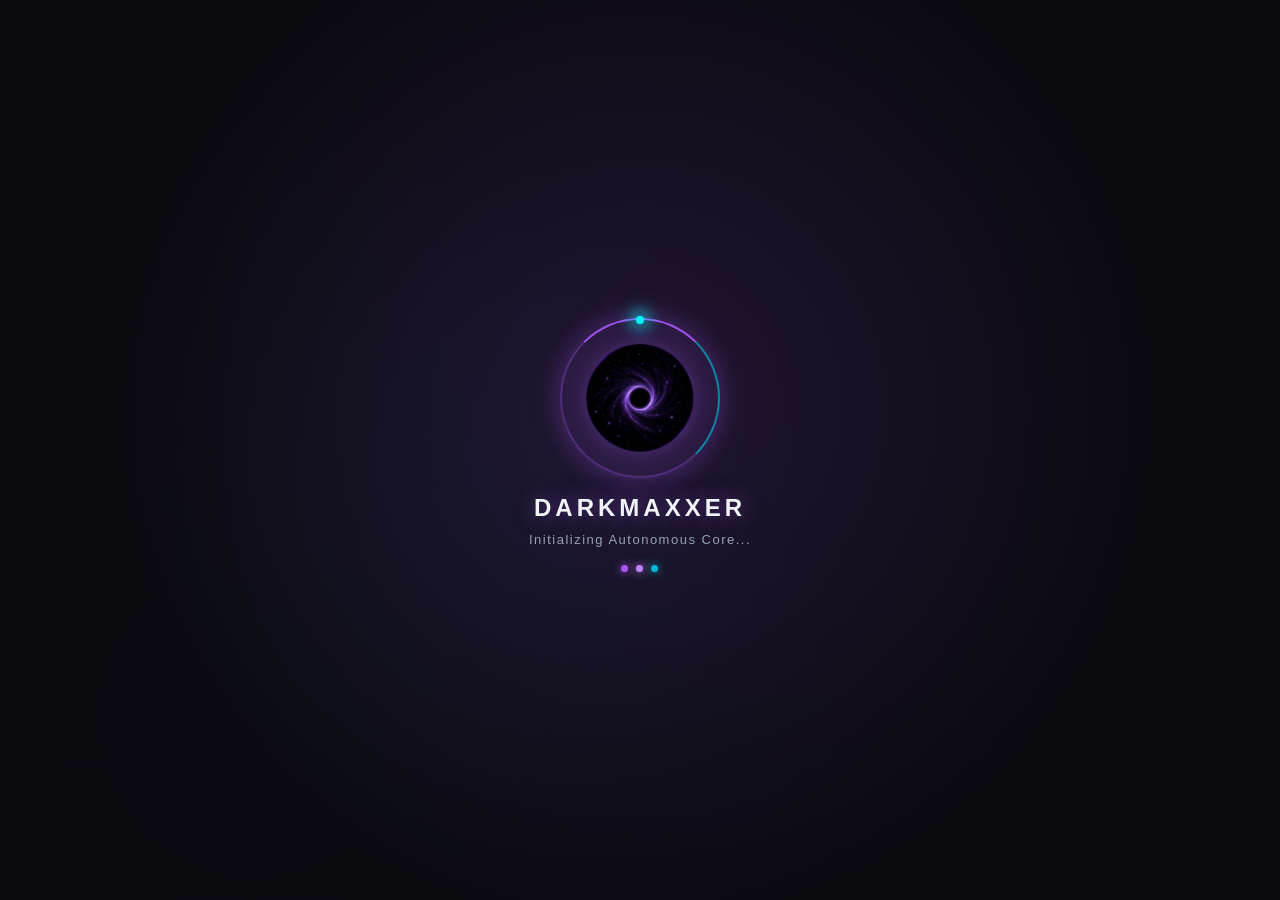
<file: gui/splash.html>
<!DOCTYPE html>
<html lang="en">
<head>
<meta charset="utf-8">
<meta name="viewport" content="width=device-width, initial-scale=1.0">
<title>DarkMaxxer AI — Loading</title>
<style>
  * {
    margin: 0;
    padding: 0;
    box-sizing: border-box;
    user-select: none;
  }
  html, body {
    width: 100%;
    height: 100%;
    overflow: hidden;
    background: #0a0a0f;
    background-image: 
      radial-gradient(circle at 50% 45%, rgba(168, 85, 247, 0.15) 0%, rgba(10, 10, 15, 0.95) 65%),
      radial-gradient(circle at 20% 80%, rgba(6, 182, 212, 0.08) 0%, transparent 50%);
    display: flex;
    align-items: center;
    justify-content: center;
    font-family: -apple-system, BlinkMacSystemFont, "Segoe UI", Roboto, "Helvetica Neue", Arial, sans-serif;
  }
  .container {
    display: flex;
    flex-direction: column;
    align-items: center;
    animation: containerIn 0.8s cubic-bezier(0.16, 1, 0.3, 1) both;
  }
  .logo-wrap {
    position: relative;
    width: 140px;
    height: 140px;
    display: flex;
    align-items: center;
    justify-content: center;
  }
  .glow-ring {
    position: absolute;
    inset: -10px;
    border-radius: 50%;
    border: 2px solid rgba(168, 85, 247, 0.35);
    border-top: 2px solid rgba(168, 85, 247, 0.95);
    border-right: 2px solid rgba(6, 182, 212, 0.7);
    animation: spinCW 2s linear infinite;
    box-shadow: 
      0 0 30px rgba(168, 85, 247, 0.3),
      inset 0 0 20px rgba(168, 85, 247, 0.1);
  }
  .glow-ring::after {
    content: "";
    position: absolute;
    top: -4px;
    left: 50%;
    width: 8px;
    height: 8px;
    background: #00ffff;
    border-radius: 50%;
    transform: translateX(-50%);
    box-shadow: 0 0 16px 4px rgba(0, 255, 255, 0.9);
  }
  .logo {
    width: 108px;
    height: 108px;
    border-radius: 50%;
    animation: spinCW 2.5s linear infinite;
    filter: drop-shadow(0 0 20px rgba(168, 85, 247, 0.5));
    object-fit: cover;
  }
  .title {
    color: #f1f5f9;
    font-size: 24px;
    font-weight: 700;
    margin-top: 26px;
    letter-spacing: 4px;
    text-transform: uppercase;
    animation: fadeIn 1s ease-out 0.2s both;
    text-shadow: 0 0 20px rgba(168, 85, 247, 0.5);
  }
  .status-text {
    color: #94a3b8;
    font-size: 13px;
    font-weight: 500;
    margin-top: 10px;
    letter-spacing: 1.5px;
    animation: fadeIn 1s ease-out 0.4s both;
    transition: all 0.3s ease;
  }
  .dots {
    display: flex;
    gap: 8px;
    margin-top: 18px;
    animation: fadeIn 1s ease-out 0.6s both;
  }
  .dot {
    width: 7px;
    height: 7px;
    border-radius: 50%;
    background: #a855f7;
    box-shadow: 0 0 8px #a855f7;
    animation: bounce 0.6s ease-in-out infinite alternate;
  }
  .dot:nth-child(2) {
    animation-delay: 0.18s;
    background: #c084fc;
    box-shadow: 0 0 8px #c084fc;
  }
  .dot:nth-child(3) {
    animation-delay: 0.36s;
    background: #06b6d4;
    box-shadow: 0 0 8px #06b6d4;
  }

  @keyframes spinCW {
    from { transform: rotate(0deg); }
    to { transform: rotate(360deg); }
  }
  @keyframes fadeIn {
    from { opacity: 0; transform: translateY(10px); }
    to { opacity: 1; transform: translateY(0); }
  }
  @keyframes bounce {
    from { opacity: 0.3; transform: scale(0.7); }
    to { opacity: 1; transform: scale(1.3); }
  }
  @keyframes containerIn {
    from { opacity: 0; transform: scale(0.88); }
    to { opacity: 1; transform: scale(1); }
  }
</style>
</head>
<body>

<div class="container" id="splash-container">
  <div class="logo-wrap">
    <div class="glow-ring"></div>
    <img class="logo" src="darkmaxxer://localhost/logo.png" alt="DarkMaxxer Logo" onerror="this.src='logo.png'">
  </div>
  <div class="title">DarkMaxxer</div>
  <div class="status-text" id="status-label">Initializing Autonomous Core...</div>
  <div class="dots">
    <div class="dot"></div>
    <div class="dot"></div>
    <div class="dot"></div>
  </div>
</div>

<script>
  const splashStartTime = Date.now();
  const MIN_SPLASH_TIME = 3000;
  let transitioned = false;
  let isBackendReady = false;

  function proceedToApp() {
    if (transitioned) return;
    transitioned = true;
    document.body.style.transition = "opacity 0.35s ease-out";
    document.body.style.opacity = "0";
    setTimeout(() => {
      window.location.replace("darkmaxxer://localhost/index.html");
    }, 300);
  }

  async function checkBackendStatus() {
    if (isBackendReady) return true;
    try {
      if (window.pywebview && window.pywebview.api) {
        if (typeof window.pywebview.api.check_app_ready === 'function') {
          const res = await window.pywebview.api.check_app_ready();
          if (res && res.ready) {
            isBackendReady = true;
            return true;
          }
        }
        if (typeof window.pywebview.api.get_active_state === 'function') {
          const state = await window.pywebview.api.get_active_state();
          if (state && (state.engine_ready || state.settings)) {
            isBackendReady = true;
            return true;
          }
        }
      }
    } catch (err) {
      // Backend is still initializing, continue spinning
    }
    return false;
  }

  async function pollLoop() {
    if (transitioned) return;

    const elapsed = Date.now() - splashStartTime;
    const ready = await checkBackendStatus();

    const statusLabel = document.getElementById("status-label");
    if (elapsed >= MIN_SPLASH_TIME && !ready) {
      if (statusLabel) {
        if (elapsed > 8000) {
          statusLabel.innerText = "Synchronizing AI Engine & Hardware...";
        } else if (elapsed > 5000) {
          statusLabel.innerText = "Loading AI Workspaces & Model Cache...";
        } else {
          statusLabel.innerText = "Finalizing Engine Core...";
        }
      }
    }

    if ((elapsed >= MIN_SPLASH_TIME && ready) || elapsed >= 12000) {
      proceedToApp();
    } else {
      setTimeout(pollLoop, 100);
    }
  }

  window.addEventListener('pywebviewready', () => {
    pollLoop();
  });

  setTimeout(pollLoop, 200);
</script>

</body>
</html>
</file>
<file: gui/css/fonts.css>
/* Material Symbols Outlined - local bundle */
@font-face {
  font-family: 'Material Symbols Outlined';
  font-style: normal;
  font-weight: 100 700;
  font-display: block;
  src: url('../fonts/MaterialSymbolsOutlined.ttf') format('truetype');
}

.material-symbols-outlined {
  font-family: 'Material Symbols Outlined';
  font-weight: normal;
  font-style: normal;
  font-size: 24px;
  line-height: 1;
  letter-spacing: normal;
  text-transform: none;
  display: inline-block;
  white-space: nowrap;
  word-wrap: normal;
  direction: ltr;
  -webkit-font-feature-settings: 'liga';
  font-feature-settings: 'liga';
  -webkit-font-smoothing: antialiased;
  -moz-osx-font-smoothing: grayscale;
}

/* Inter variable font - local bundle */
@font-face {
  font-family: 'Inter';
  font-style: normal;
  font-weight: 100 900;
  font-display: swap;
  src: url('../fonts/InterVariable.woff2') format('woff2');
}
</file>
